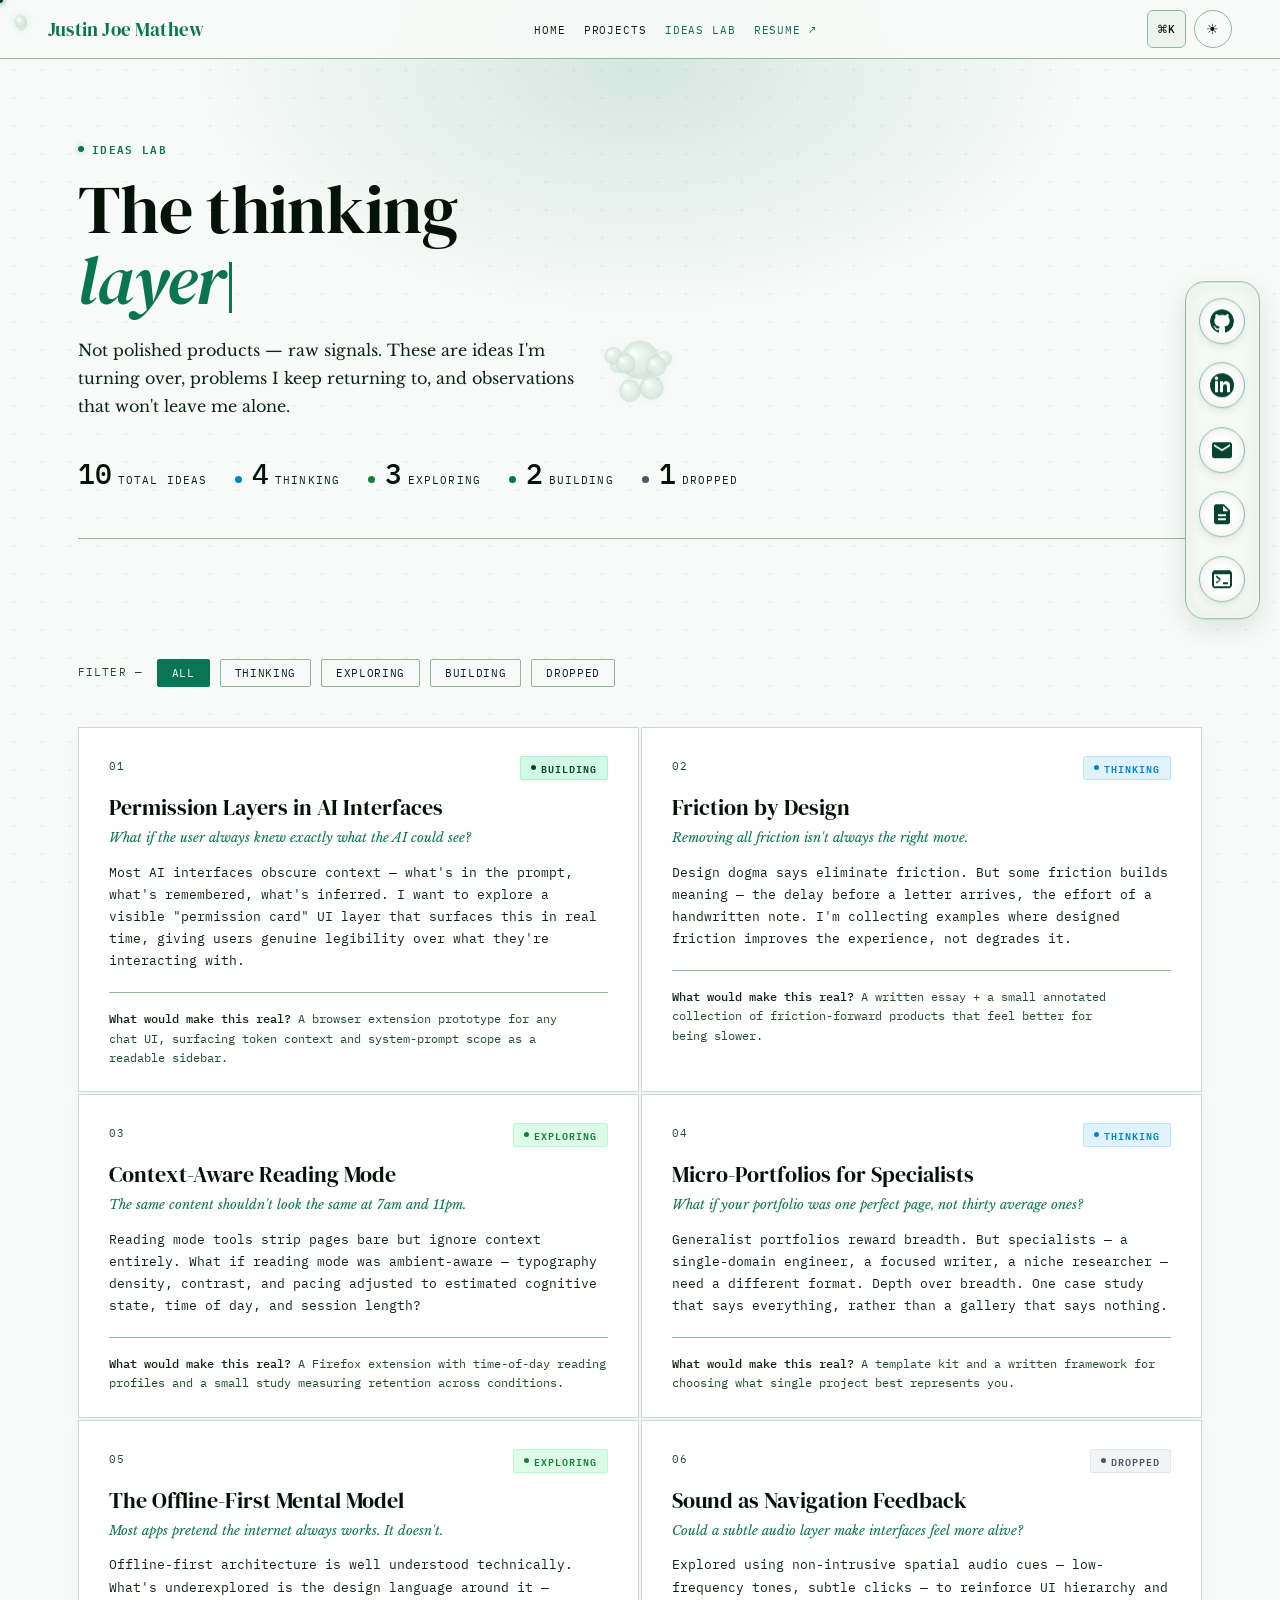
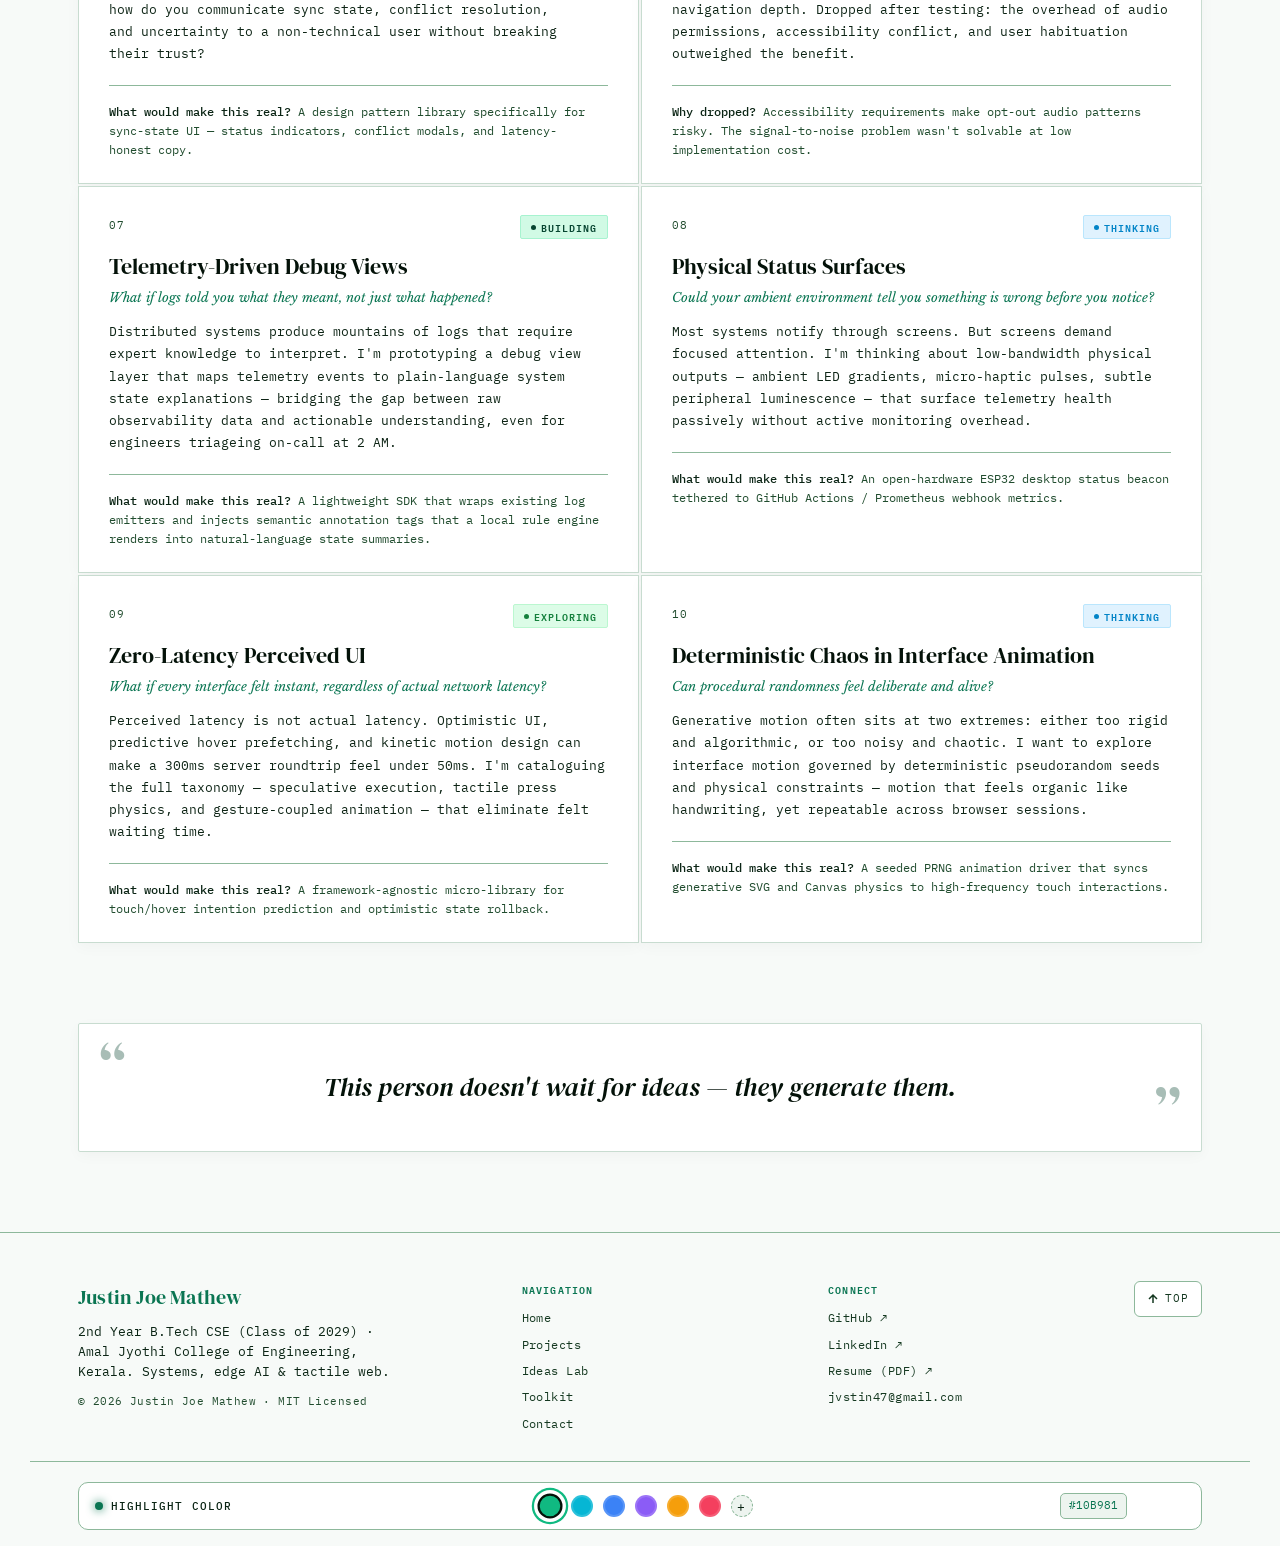
<file: ideas-lab.html>
<!DOCTYPE html>
<html lang="en">
<head>
  <meta charset="UTF-8" />
  <meta name="viewport" content="width=device-width, initial-scale=1.0, viewport-fit=cover" />
  <title>Ideas Lab — Justin Joe Mathew</title>
  <meta name="description" content="Ideas Lab — Justin Joe Mathew's active research threads, architectural hypotheses, and design experiments. Building, thinking, exploring.">
  <link rel="canonical" href="https://jvstin47.github.io/47/ideas-lab.html">
  <meta name="robots" content="index, follow">
  <meta property="og:type" content="website">
  <meta property="og:title" content="Ideas Lab — Justin Joe Mathew">
  <meta property="og:description" content="Ideas Lab — Justin Joe Mathew's active research threads, architectural hypotheses, and design experiments. Building, thinking, exploring.">
  <meta property="og:url" content="https://jvstin47.github.io/47/ideas-lab.html">
  <meta property="og:image" content="https://jvstin47.github.io/47/images/og-preview.png">
  <meta property="og:image:width" content="1200">
  <meta property="og:image:height" content="630">
  <meta property="og:site_name" content="Justin Joe Mathew">
  <meta name="twitter:card" content="summary_large_image">
  <meta name="twitter:title" content="Ideas Lab — Justin Joe Mathew">
  <meta name="twitter:description" content="Ideas Lab — Justin Joe Mathew's active research threads, architectural hypotheses, and design experiments. Building, thinking, exploring.">
  <meta name="twitter:image" content="https://jvstin47.github.io/47/images/og-preview.png">
  <link rel="icon" type="image/svg+xml" href="favicon.svg">
  <link rel="icon" type="image/png" sizes="32x32" href="favicon-32x32.png">
  <link rel="icon" type="image/png" sizes="16x16" href="favicon-16x16.png">
  <link rel="apple-touch-icon" sizes="180x180" href="apple-touch-icon.png">
  <link rel="manifest" href="site.webmanifest">
  <link rel="preconnect" href="https://fonts.googleapis.com" />
  <link rel="preconnect" href="https://fonts.gstatic.com" crossorigin />
  <link href="https://fonts.googleapis.com/css2?family=DM+Serif+Display:ital@0;1&family=Libre+Baskerville:ital,wght@0,400;0,700;1,400&family=IBM+Plex+Mono:wght@300;400;500&display=swap" rel="stylesheet" />
  <link rel="stylesheet" href="styles.css?v=20261112d" />
  <link rel="stylesheet" href="ideas-lab.css?v=20261112d" />
  <script>
    (function () {
      var saved = localStorage.getItem('theme');
      var prefersLight = window.matchMedia && window.matchMedia('(prefers-color-scheme: light)').matches;
      if (saved === 'light' || (!saved && prefersLight)) {
        document.documentElement.classList.add('light');
      }
      var acc = localStorage.getItem('accent-color');
      if (acc && /^#[0-9a-fA-F]{6}$/.test(acc)) {
        var r = parseInt(acc.slice(1, 3), 16);
        var g = parseInt(acc.slice(3, 5), 16);
        var b = parseInt(acc.slice(5, 7), 16);
        var s = document.documentElement.style;
        s.setProperty('--nature', acc);
        s.setProperty('--gold', acc);
        s.setProperty('--accent-rgb', r + ', ' + g + ', ' + b);
        s.setProperty('--nature-glow', 'rgba(' + r + ', ' + g + ', ' + b + ', 0.16)');
        s.setProperty('--gold-glow', 'rgba(' + r + ', ' + g + ', ' + b + ', 0.16)');
      }

      window.toggleTheme = function () {
        var isLight = document.body.classList.toggle('light');
        document.documentElement.classList.toggle('light', isLight);
        var btn = document.getElementById('theme-btn');
        if (btn) {
          btn.textContent = isLight ? '☀' : '☾';
          btn.setAttribute('aria-label', isLight ? 'Switch to Dark Mode' : 'Switch to Light Mode');
          btn.setAttribute('title', isLight ? 'Switch to Dark Mode (Hotkey: L)' : 'Switch to Light Mode (Hotkey: L)');
        }
        try { localStorage.setItem('theme', isLight ? 'light' : 'dark'); } catch (e) {}
        if (window.PortfolioStore) {
          window.PortfolioStore.setState({ theme: isLight ? 'light' : 'dark' });
        }
      };

      window.toggleMobileDock = function (e) {
        if (e && e.stopPropagation) e.stopPropagation();
        var dock = document.getElementById('floating-iso-dock');
        var toggle = document.getElementById('iso-dock-toggle');
        if (!dock) return;
        var isOpen = dock.classList.toggle('is-open');
        if (toggle) toggle.setAttribute('aria-expanded', isOpen ? 'true' : 'false');
      };

      document.addEventListener('click', function (e) {
        var dock = document.getElementById('floating-iso-dock');
        var toggle = document.getElementById('iso-dock-toggle');
        if (dock && dock.classList.contains('is-open') && !dock.contains(e.target)) {
          dock.classList.remove('is-open');
          if (toggle) toggle.setAttribute('aria-expanded', 'false');
        }
      });
    })();
  </script>
</head>
<body>

<!-- NAV -->
<nav class="site-nav">
  <div class="nav-inner">
    <a class="nav-logo" href="index.html">Justin Joe Mathew</a>
    <ul class="nav-links" id="nav-links">
      <li><a href="index.html">Home</a></li>
      <li><a href="projects.html">Projects</a></li>
      <li><a href="ideas-lab.html" class="active">Ideas Lab</a></li>
      <li><a href="Justin_Mathew_Resume.pdf" target="_blank" style="color:var(--nature);">Resume ↗</a></li>
    </ul>
    <div style="display:flex;align-items:center;gap:8px;">
      <button id="cmd-menu-btn" class="cmd-trigger-btn" aria-label="Open Command Menu (Cmd+K)" title="Command Menu (⌘K or /)">
        <span class="cmd-k-icon">⌘K</span>
      </button>
      <button id="theme-btn" onclick="toggleTheme()" title="Toggle theme (Hotkey: L)">☾</button>
      <button class="nav-hamburger" onclick="toggleMobileNav()" aria-label="Toggle navigation">☰</button>
    </div>
  </div>
</nav>

<div class="wrap">

  <!-- HEADER -->
  <header>
    <div class="header-label anim anim-1">Ideas Lab</div>
    <h1 class="anim anim-2">The thinking<br><em>layer</em><span class="cursor"></span></h1>
    <p class="header-desc anim anim-3">
      Not polished products — raw signals. These are ideas I'm turning over, problems I keep returning to, and observations that won't leave me alone.
    </p>

    <div class="counter-bar anim anim-4">
      <div class="counter-item">
        <span class="counter-num" id="cnt-all">10</span>
        <span class="counter-label">Total ideas</span>
      </div>
      <div class="counter-item">
        <span class="counter-dot" style="background:var(--thinking)"></span>
        <span class="counter-num" id="cnt-thinking">4</span>
        <span class="counter-label">Thinking</span>
      </div>
      <div class="counter-item">
        <span class="counter-dot" style="background:var(--exploring)"></span>
        <span class="counter-num" id="cnt-exploring">3</span>
        <span class="counter-label">Exploring</span>
      </div>
      <div class="counter-item">
        <span class="counter-dot" style="background:var(--building)"></span>
        <span class="counter-num" id="cnt-building">2</span>
        <span class="counter-label">Building</span>
      </div>
      <div class="counter-item">
        <span class="counter-dot" style="background:var(--dropped)"></span>
        <span class="counter-num" id="cnt-dropped">1</span>
        <span class="counter-label">Dropped</span>
      </div>
    </div>
  </header>

  <!-- FILTERS -->
  <div class="filter-row anim anim-5">
    <span class="filter-label">Filter —</span>
    <button class="filter-btn active" data-filter="all">All</button>
    <button class="filter-btn" data-filter="thinking">Thinking</button>
    <button class="filter-btn" data-filter="exploring">Exploring</button>
    <button class="filter-btn" data-filter="building">Building</button>
    <button class="filter-btn" data-filter="dropped">Dropped</button>
  </div>

  <!-- IDEAS GRID -->
  <div class="ideas-grid" id="ideas-grid">

    <div class="idea-card anim anim-5" data-status="building">
      <div class="card-top">
        <span class="idea-num">01</span>
        <span class="status-tag status-building">Building</span>
      </div>
      <h2 class="idea-title">Permission Layers in AI Interfaces</h2>
      <p class="idea-hook">What if the user always knew exactly what the AI could see?</p>
      <p class="idea-body">
        Most AI interfaces obscure context — what's in the prompt, what's remembered, what's inferred. I want to explore a visible "permission card" UI layer that surfaces this in real time, giving users genuine legibility over what they're interacting with.
      </p>
      <hr class="idea-divider" />
      <p class="real-line"><strong>What would make this real?</strong> A browser extension prototype for any chat UI, surfacing token context and system-prompt scope as a readable sidebar.</p>
    </div>

    <div class="idea-card anim anim-6" data-status="thinking">
      <div class="card-top">
        <span class="idea-num">02</span>
        <span class="status-tag status-thinking">Thinking</span>
      </div>
      <h2 class="idea-title">Friction by Design</h2>
      <p class="idea-hook">Removing all friction isn't always the right move.</p>
      <p class="idea-body">
        Design dogma says eliminate friction. But some friction builds meaning — the delay before a letter arrives, the effort of a handwritten note. I'm collecting examples where designed friction improves the experience, not degrades it.
      </p>
      <hr class="idea-divider" />
      <p class="real-line"><strong>What would make this real?</strong> A written essay + a small annotated collection of friction-forward products that feel better for being slower.</p>
    </div>

    <div class="idea-card anim anim-6" data-status="exploring">
      <div class="card-top">
        <span class="idea-num">03</span>
        <span class="status-tag status-exploring">Exploring</span>
      </div>
      <h2 class="idea-title">Context-Aware Reading Mode</h2>
      <p class="idea-hook">The same content shouldn't look the same at 7am and 11pm.</p>
      <p class="idea-body">
        Reading mode tools strip pages bare but ignore context entirely. What if reading mode was ambient-aware — typography density, contrast, and pacing adjusted to estimated cognitive state, time of day, and session length?
      </p>
      <hr class="idea-divider" />
      <p class="real-line"><strong>What would make this real?</strong> A Firefox extension with time-of-day reading profiles and a small study measuring retention across conditions.</p>
    </div>

    <div class="idea-card anim anim-7" data-status="thinking">
      <div class="card-top">
        <span class="idea-num">04</span>
        <span class="status-tag status-thinking">Thinking</span>
      </div>
      <h2 class="idea-title">Micro-Portfolios for Specialists</h2>
      <p class="idea-hook">What if your portfolio was one perfect page, not thirty average ones?</p>
      <p class="idea-body">
        Generalist portfolios reward breadth. But specialists — a single-domain engineer, a focused writer, a niche researcher — need a different format. Depth over breadth. One case study that says everything, rather than a gallery that says nothing.
      </p>
      <hr class="idea-divider" />
      <p class="real-line"><strong>What would make this real?</strong> A template kit and a written framework for choosing what single project best represents you.</p>
    </div>

    <div class="idea-card anim anim-7" data-status="exploring">
      <div class="card-top">
        <span class="idea-num">05</span>
        <span class="status-tag status-exploring">Exploring</span>
      </div>
      <h2 class="idea-title">The Offline-First Mental Model</h2>
      <p class="idea-hook">Most apps pretend the internet always works. It doesn't.</p>
      <p class="idea-body">
        Offline-first architecture is well understood technically. What's underexplored is the design language around it — how do you communicate sync state, conflict resolution, and uncertainty to a non-technical user without breaking their trust?
      </p>
      <hr class="idea-divider" />
      <p class="real-line"><strong>What would make this real?</strong> A design pattern library specifically for sync-state UI — status indicators, conflict modals, and latency-honest copy.</p>
    </div>

    <div class="idea-card anim anim-8" data-status="dropped">
      <div class="card-top">
        <span class="idea-num">06</span>
        <span class="status-tag status-dropped">Dropped</span>
      </div>
      <h2 class="idea-title">Sound as Navigation Feedback</h2>
      <p class="idea-hook">Could a subtle audio layer make interfaces feel more alive?</p>
      <p class="idea-body">
        Explored using non-intrusive spatial audio cues — low-frequency tones, subtle clicks — to reinforce UI hierarchy and navigation depth. Dropped after testing: the overhead of audio permissions, accessibility conflict, and user habituation outweighed the benefit.
      </p>
      <hr class="idea-divider" />
      <p class="real-line"><strong>Why dropped?</strong> Accessibility requirements make opt-out audio patterns risky. The signal-to-noise problem wasn't solvable at low implementation cost.</p>
    </div>

    <div class="idea-card anim anim-7" data-status="building">
      <div class="card-top">
        <span class="idea-num">07</span>
        <span class="status-tag status-building">Building</span>
      </div>
      <h2 class="idea-title">Telemetry-Driven Debug Views</h2>
      <p class="idea-hook">What if logs told you what they meant, not just what happened?</p>
      <p class="idea-body">
        Distributed systems produce mountains of logs that require expert knowledge to interpret. I'm prototyping a debug view layer that maps telemetry events to plain-language system state explanations — bridging the gap between raw observability data and actionable understanding, even for engineers triageing on-call at 2 AM.
      </p>
      <hr class="idea-divider" />
      <p class="real-line"><strong>What would make this real?</strong> A lightweight SDK that wraps existing log emitters and injects semantic annotation tags that a local rule engine renders into natural-language state summaries.</p>
    </div>

    <div class="idea-card anim anim-7" data-status="thinking">
      <div class="card-top">
        <span class="idea-num">08</span>
        <span class="status-tag status-thinking">Thinking</span>
      </div>
      <h2 class="idea-title">Physical Status Surfaces</h2>
      <p class="idea-hook">Could your ambient environment tell you something is wrong before you notice?</p>
      <p class="idea-body">
        Most systems notify through screens. But screens demand focused attention. I'm thinking about low-bandwidth physical outputs — ambient LED gradients, micro-haptic pulses, subtle peripheral luminescence — that surface telemetry health passively without active monitoring overhead.
      </p>
      <hr class="idea-divider" />
      <p class="real-line"><strong>What would make this real?</strong> An open-hardware ESP32 desktop status beacon tethered to GitHub Actions / Prometheus webhook metrics.</p>
    </div>

    <div class="idea-card anim anim-8" data-status="exploring">
      <div class="card-top">
        <span class="idea-num">09</span>
        <span class="status-tag status-exploring">Exploring</span>
      </div>
      <h2 class="idea-title">Zero-Latency Perceived UI</h2>
      <p class="idea-hook">What if every interface felt instant, regardless of actual network latency?</p>
      <p class="idea-body">
        Perceived latency is not actual latency. Optimistic UI, predictive hover prefetching, and kinetic motion design can make a 300ms server roundtrip feel under 50ms. I'm cataloguing the full taxonomy — speculative execution, tactile press physics, and gesture-coupled animation — that eliminate felt waiting time.
      </p>
      <hr class="idea-divider" />
      <p class="real-line"><strong>What would make this real?</strong> A framework-agnostic micro-library for touch/hover intention prediction and optimistic state rollback.</p>
    </div>

    <div class="idea-card anim anim-8" data-status="thinking">
      <div class="card-top">
        <span class="idea-num">10</span>
        <span class="status-tag status-thinking">Thinking</span>
      </div>
      <h2 class="idea-title">Deterministic Chaos in Interface Animation</h2>
      <p class="idea-hook">Can procedural randomness feel deliberate and alive?</p>
      <p class="idea-body">
        Generative motion often sits at two extremes: either too rigid and algorithmic, or too noisy and chaotic. I want to explore interface motion governed by deterministic pseudorandom seeds and physical constraints — motion that feels organic like handwriting, yet repeatable across browser sessions.
      </p>
      <hr class="idea-divider" />
      <p class="real-line"><strong>What would make this real?</strong> A seeded PRNG animation driver that syncs generative SVG and Canvas physics to high-frequency touch interactions.</p>
    </div>

  </div>

  <!-- PRINCIPLE -->
  <div class="principle anim anim-8">
    <p>This person doesn't wait for ideas — they generate them.</p>
  </div>

</div>

<!-- FOOTER -->
<footer class="site-footer">
  <div class="footer-inner">
    <div class="footer-left">
      <span class="footer-logo">Justin Joe Mathew</span>
      <p class="footer-tagline">2nd Year B.Tech CSE (Class of 2029) · Amal Jyothi College of Engineering, Kerala. Systems, edge AI &amp; tactile web.</p>
      <span class="footer-copy">© 2026 Justin Joe Mathew · MIT Licensed</span>
    </div>

    <div class="footer-col">
      <span class="footer-col-title">Navigation</span>
      <nav class="footer-nav" aria-label="Footer navigation">
        <a href="index.html">Home</a>
        <a href="projects.html">Projects</a>
        <a href="ideas-lab.html">Ideas Lab</a>
        <a href="index.html#toolkit">Toolkit</a>
        <a href="index.html#contact">Contact</a>
      </nav>
    </div>

    <div class="footer-col">
      <span class="footer-col-title">Connect</span>
      <nav class="footer-nav" aria-label="Connect links">
        <a href="https://github.com/jvstin47" target="_blank" rel="noopener noreferrer">GitHub ↗</a>
        <a href="https://www.linkedin.com/in/jvstin47/" target="_blank" rel="noopener noreferrer">LinkedIn ↗</a>
        <a href="Justin_Mathew_Resume.pdf" target="_blank" rel="noopener noreferrer">Resume (PDF) ↗</a>
        <a href="mailto:jvstin47@gmail.com">jvstin47@gmail.com</a>
      </nav>
    </div>

    <a class="back-top" href="#top" onclick="window.scrollTo({top:0,behavior:'smooth'});return false;" aria-label="Back to top">
      <svg width="12" height="12" viewBox="0 0 12 12" fill="none" stroke="currentColor" stroke-width="1.5"><path d="M6 10V2M2 6l4-4 4 4"/></svg>
      Top
    </a>
  </div>
</footer>

<script>
  // Filter
  const btns  = document.querySelectorAll('.filter-btn');
  const cards = document.querySelectorAll('.idea-card');
  btns.forEach(btn => {
    btn.addEventListener('click', () => {
      btns.forEach(b => b.classList.remove('active'));
      btn.classList.add('active');
      const filter = btn.dataset.filter;
      cards.forEach(card => {
        card.classList.toggle('hidden', filter !== 'all' && card.dataset.status !== filter);
      });
    });
  });

  // Scroll reveal for cards
  const observer = new IntersectionObserver((entries) => {
    entries.forEach(e => {
      if (e.isIntersecting) {
        e.target.style.opacity = '1';
        e.target.style.transform = 'translateY(0)';
        observer.unobserve(e.target);
      }
    });
  }, { threshold: 0.1 });

  document.querySelectorAll('.idea-card').forEach((card, i) => {
    card.style.opacity = '0';
    card.style.transform = 'translateY(18px)';
    card.style.transition = `opacity 0.45s ease ${i * 0.07}s, transform 0.45s ease ${i * 0.07}s, border-color 0.25s`;
    observer.observe(card);
  });


</script>
<!-- 2. FLOATING ISOMETRIC SOCIAL & QUICK LINKS DOCK (From Uiverse.io by MijailVillegas) -->
<aside class="floating-iso-dock" id="floating-iso-dock" aria-label="Quick Connect Dock">
  <button type="button" class="iso-dock-toggle" id="iso-dock-toggle" onclick="toggleMobileDock(event)" aria-label="Toggle Quick Links" aria-expanded="false" title="Quick Links">
    <svg class="iso-toggle-icon iso-icon-connect" viewBox="0 0 24 24" width="20" height="20" fill="none" stroke="currentColor" stroke-width="2" stroke-linecap="round" stroke-linejoin="round">
      <circle cx="18" cy="5" r="3"></circle>
      <circle cx="6" cy="12" r="3"></circle>
      <circle cx="18" cy="19" r="3"></circle>
      <line x1="8.59" y1="13.51" x2="15.42" y2="17.49"></line>
      <line x1="15.41" y1="6.51" x2="8.59" y2="10.49"></line>
    </svg>
    <svg class="iso-toggle-icon iso-icon-close" viewBox="0 0 24 24" width="20" height="20" fill="none" stroke="currentColor" stroke-width="2.2" stroke-linecap="round" stroke-linejoin="round">
      <line x1="18" y1="6" x2="6" y2="18"></line>
      <line x1="6" y1="6" x2="18" y2="18"></line>
    </svg>
  </button>
  <div class="card iso-card" id="iso-card">
    <ul>
      <li class="iso-pro">
        <span></span><span></span><span></span>
        <a href="https://github.com/jvstin47" target="_blank" rel="noopener noreferrer" aria-label="GitHub Profile">
          <svg class="svg" viewBox="0 0 24 24" fill="currentColor">
            <path d="M12 0C5.37 0 0 5.37 0 12c0 5.31 3.435 9.795 8.205 11.385.6.105.825-.255.825-.57 0-.285-.015-1.23-.015-2.235-3.015.555-3.795-.735-4.035-1.41-.135-.345-.72-1.41-1.23-1.695-.42-.225-1.02-.78-.015-.795.945-.015 1.62.87 1.845 1.23 1.08 1.815 2.805 1.305 3.495.99.105-.78.42-1.305.765-1.605-2.67-.3-5.46-1.335-5.46-5.925 0-1.305.465-2.385 1.23-3.225-.12-.3-.54-1.53.12-3.18 0 0 1.005-.315 3.3 1.23.96-.27 1.98-.405 3-.405s2.04.135 3 .405c2.295-1.56 3.3-1.23 3.3-1.23.66 1.65.24 2.88.12 3.18.765.84 1.23 1.905 1.23 3.225 0 4.605-2.805 5.625-5.475 5.925.435.375.81 1.095.81 2.22 0 1.605-.015 2.895-.015 3.3 0 .315.225.69.825.57A12.02 12.02 0 0024 12c0-6.63-5.37-12-12-12z"/>
          </svg>
        </a>
        <div class="text">GitHub ↗</div>
      </li>
      <li class="iso-pro">
        <span></span><span></span><span></span>
        <a href="https://www.linkedin.com/in/jvstin47/" target="_blank" rel="noopener noreferrer" aria-label="LinkedIn Profile">
          <svg class="svg" viewBox="0 0 24 24" fill="currentColor">
            <path d="M19 0h-14c-2.761 0-5 2.239-5 5v14c0 2.761 2.239 5 5 5h14c2.762 0 5-2.239 5-5v-14c0-2.761-2.238-5-5-5zm-11 19h-3v-11h3v11zm-1.5-12.268c-.966 0-1.75-.79-1.75-1.764s.784-1.764 1.75-1.764 1.75.79 1.75 1.764-.783 1.764-1.75 1.764zm13.5 12.268h-3v-5.604c0-3.368-4-3.113-4 0v5.604h-3v-11h3v1.765c1.396-2.586 7-2.777 7 2.476v6.759z"/>
          </svg>
        </a>
        <div class="text">LinkedIn ↗</div>
      </li>
      <li class="iso-pro">
        <span></span><span></span><span></span>
        <a href="mailto:jvstin47@gmail.com" aria-label="Send Email">
          <svg class="svg" viewBox="0 0 24 24" fill="currentColor">
            <path d="M20 4H4c-1.1 0-1.99.9-1.99 2L2 18c0 1.1.9 2 2 2h16c1.1 0 2-.9 2-2V6c0-1.1-.9-2-2-2zm0 4l-8 5-8-5V6l8 5 8-5v2z"/>
          </svg>
        </a>
        <div class="text">Email Justin</div>
      </li>
      <li class="iso-pro">
        <span></span><span></span><span></span>
        <a href="Justin_Mathew_Resume.pdf" target="_blank" rel="noopener noreferrer" aria-label="View Resume PDF">
          <svg class="svg" viewBox="0 0 24 24" fill="currentColor">
            <path d="M14 2H6c-1.1 0-1.99.9-1.99 2L4 20c0 1.1.89 2 1.99 2H18c1.1 0 2-.9 2-2V8l-6-6zm2 16H8v-2h8v2zm0-4H8v-2h8v2zm-3-5V3.5L18.5 9H13z"/>
          </svg>
        </a>
        <div class="text">Resume (PDF) ↗</div>
      </li>
      <li class="iso-pro">
        <span></span><span></span><span></span>
        <a href="#terminal" onclick="toggleTechTerminal(); return false;" aria-label="Open Interactive Terminal">
          <svg class="svg" viewBox="0 0 24 24" fill="currentColor">
            <path d="M20 19V7H4v12h16m0-16a2 2 0 0 1 2 2v14a2 2 0 0 1-2 2H4a2 2 0 0 1-2-2V5a2 2 0 0 1 2-2h16m-7 14v-2h5v2h-5m-3.42-4L5.57 9.58l1.41-1.42 4.01 4-4.01 4-1.41-1.41z"/>
          </svg>
        </a>
        <div class="text">Terminal [~]</div>
      </li>
    </ul>
  </div>
</aside>

<!-- LIQUID MERCURY QUICKSILVER FLUID CANVAS (Full Page Light Mode Following) -->
<canvas id="hero-mercury-canvas" class="hero-mercury-canvas"></canvas>

<!-- Modular Architecture: Services, API, State & Component View Controllers -->
<script src="js/config.js"></script>
<script src="js/utils/dom.js"></script>
<script src="js/utils/formatters.js"></script>
<script src="js/utils/error-handler.js"></script>
<script src="js/state.js"></script>
<script src="js/api/api-client.js"></script>
<script src="js/api/github-service.js"></script>
<script src="js/services/data-store.js"></script>
<script src="js/services/benchmark-engine.js"></script>
<script src="js/services/terminal-engine.js"></script>
<script src="js/components/theme-controller.js"></script>
<script src="js/components/navigation-controller.js"></script>
<script src="js/components/photo-deck-view.js"></script>
<script src="js/components/prism-view.js"></script>
<script src="js/components/cert-modal.js"></script>
<script src="js/components/tech-terminal.js"></script>
<script src="js/components/command-menu.js"></script>
<script src="js/components/accent-controller.js?v=20261112d"></script>
<script src="js/app.js"></script>
<script src="js/features/cross-window-physics.js?v=20261114"></script>
<script src="js/features/mercury-canvas.js?v=20261114"></script>
<script src="interactive-trends.js?v=20261114"></script>

<!-- Privacy-first analytics (GoatCounter) -->
<script data-goatcounter="https://jvstin47.goatcounter.com/count" async src="//gc.zgo.at/count.js"></script>
</body>
</html>
</file>
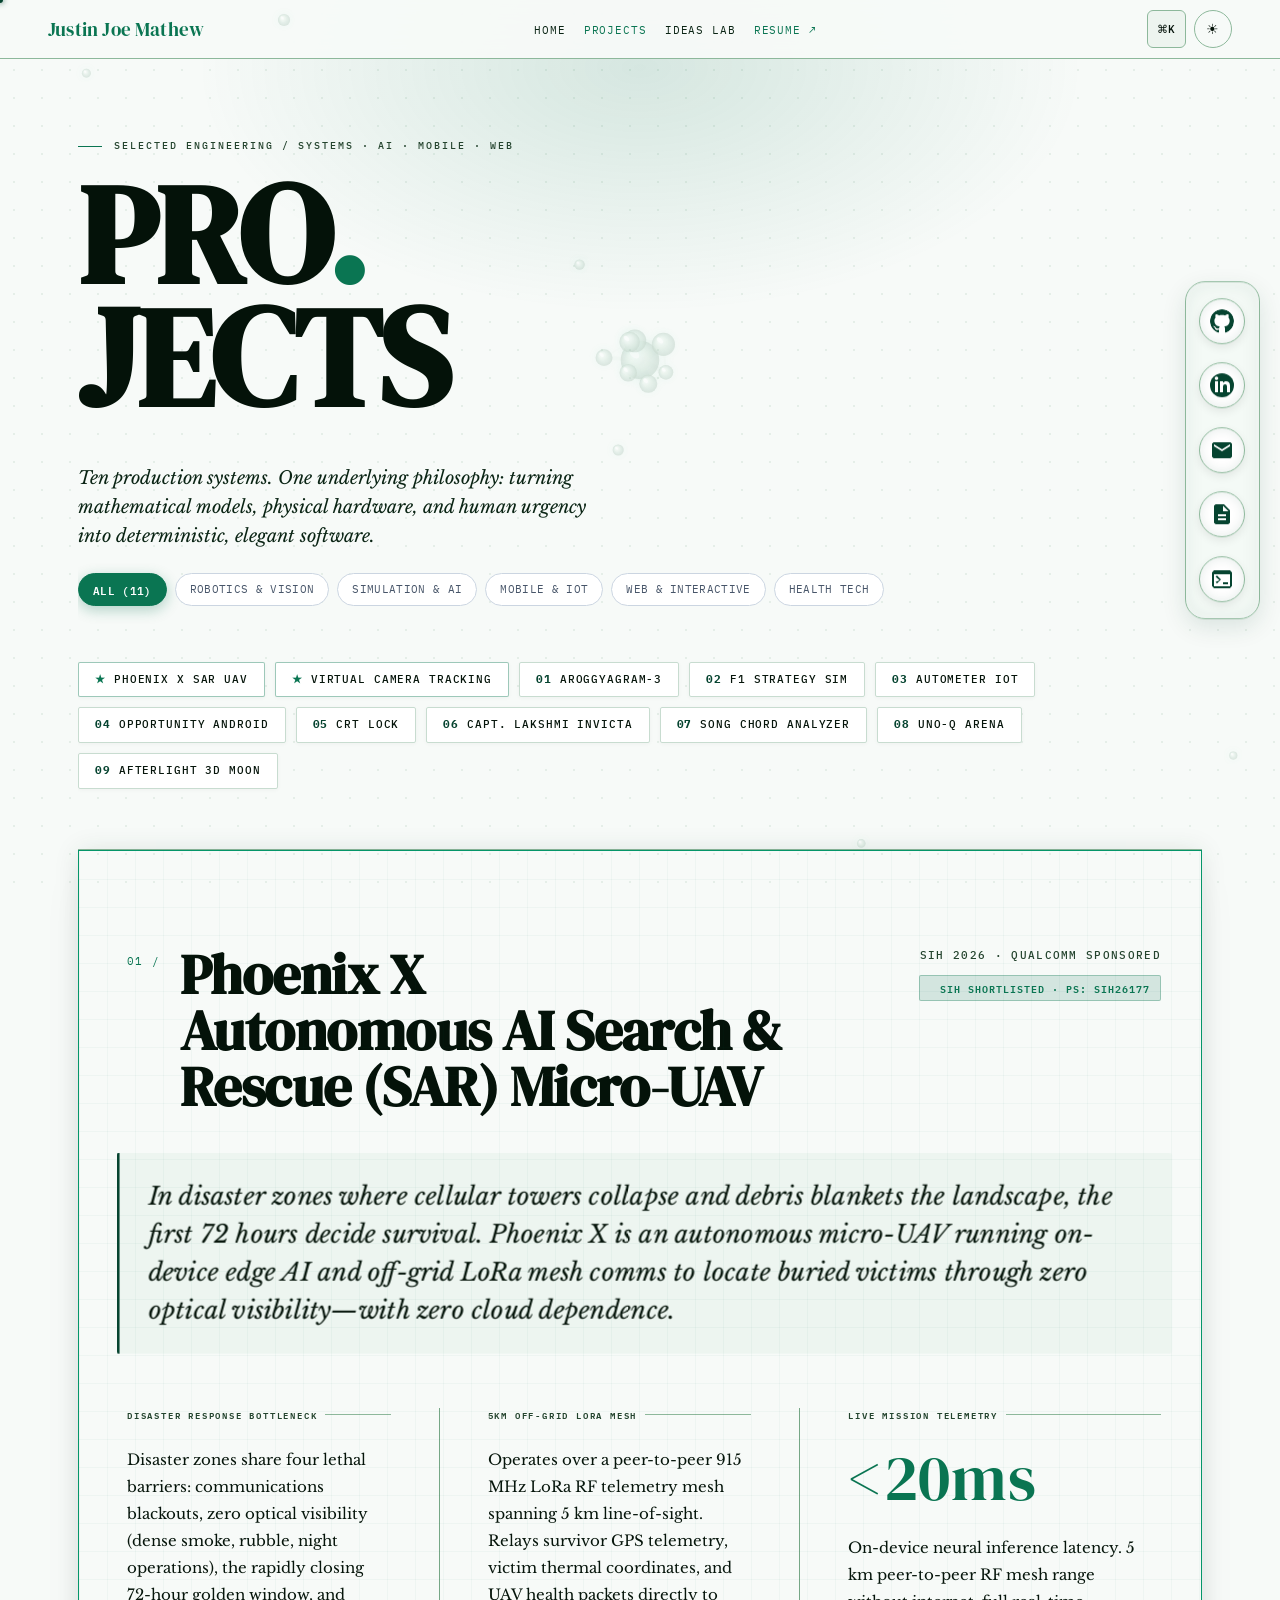
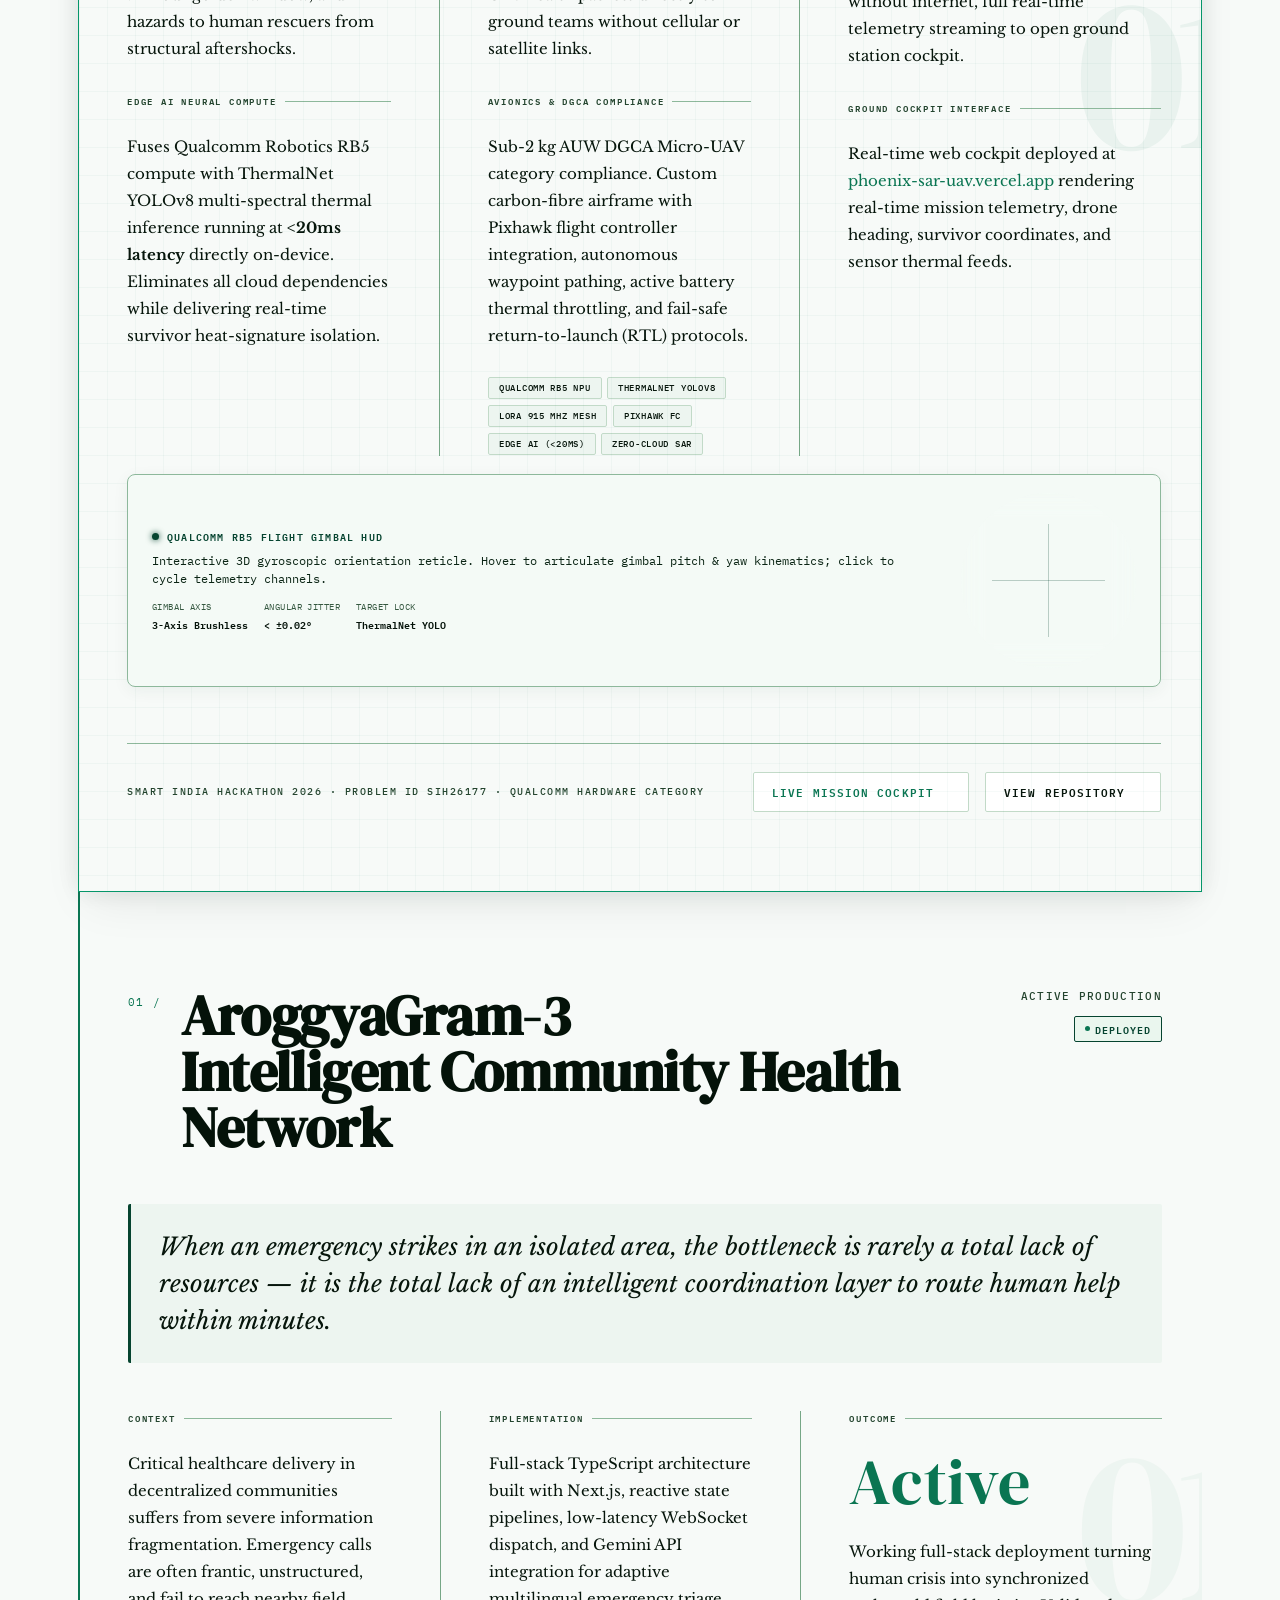
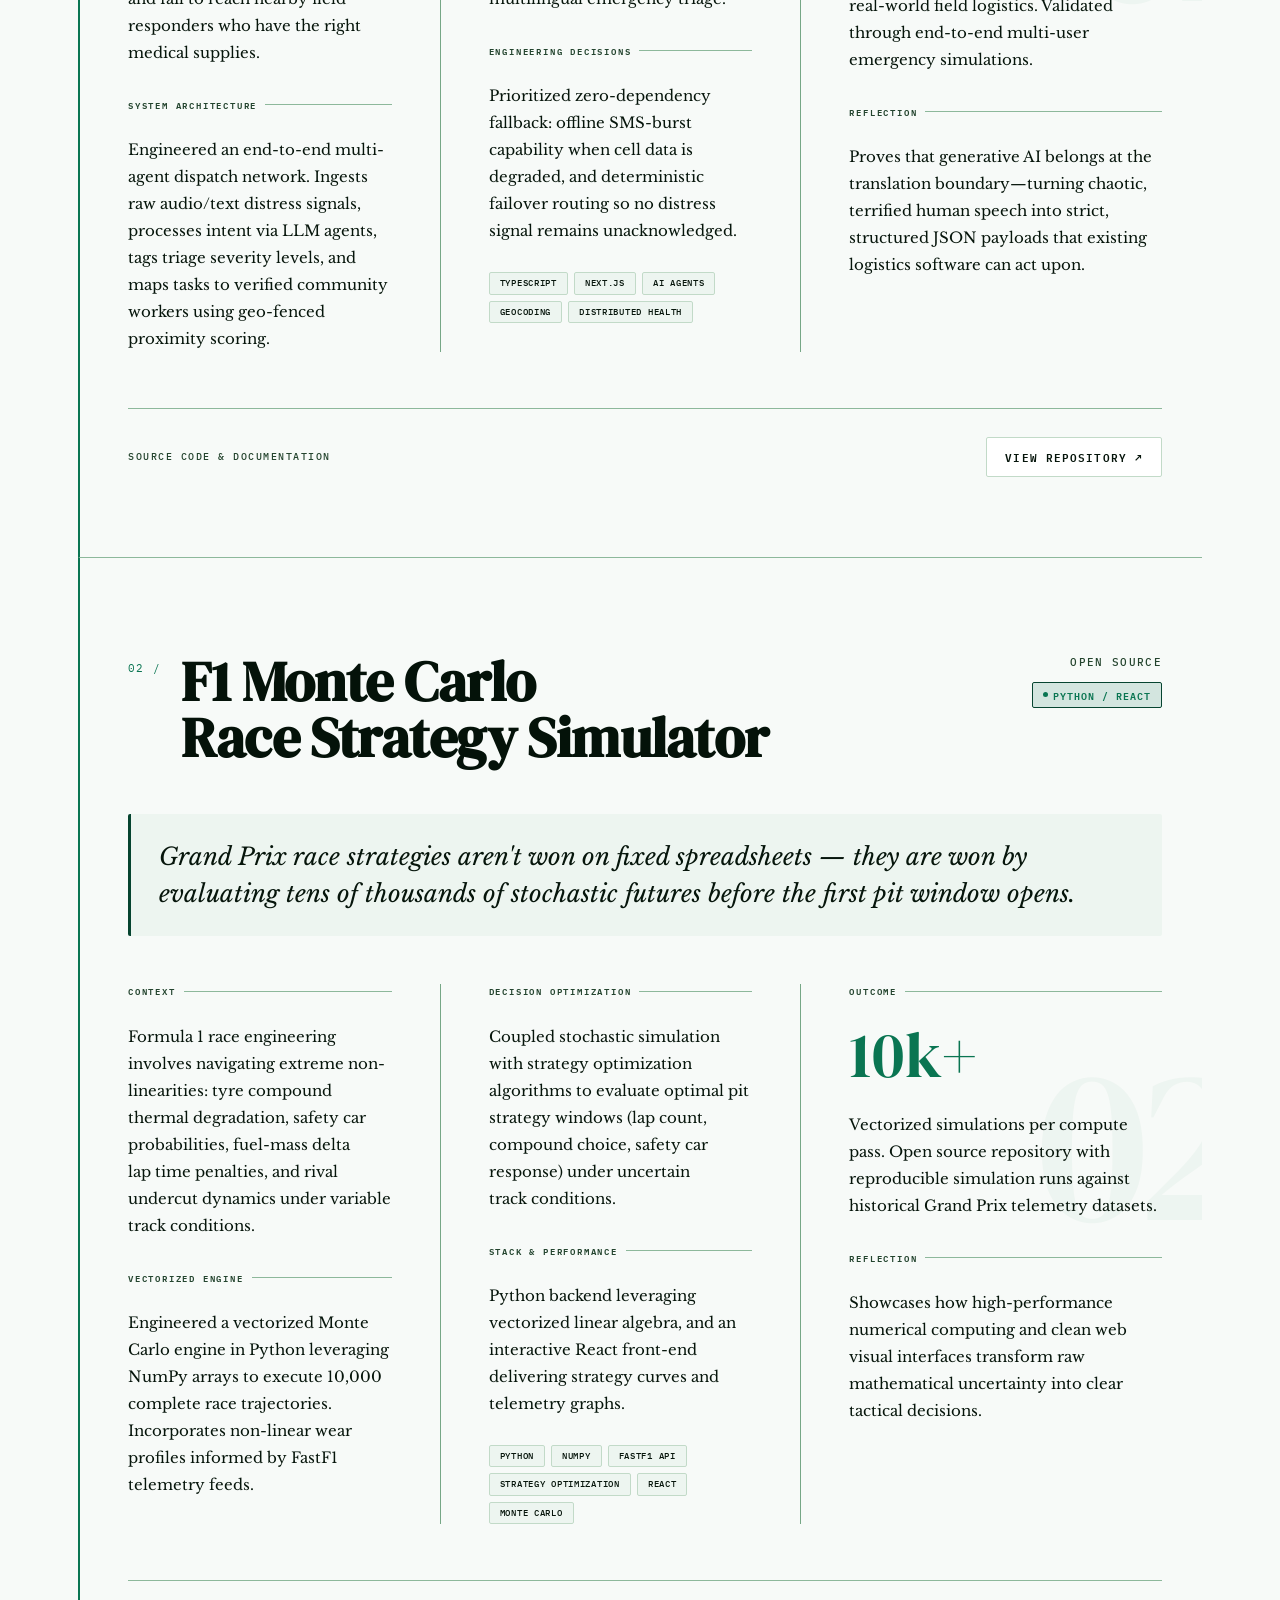
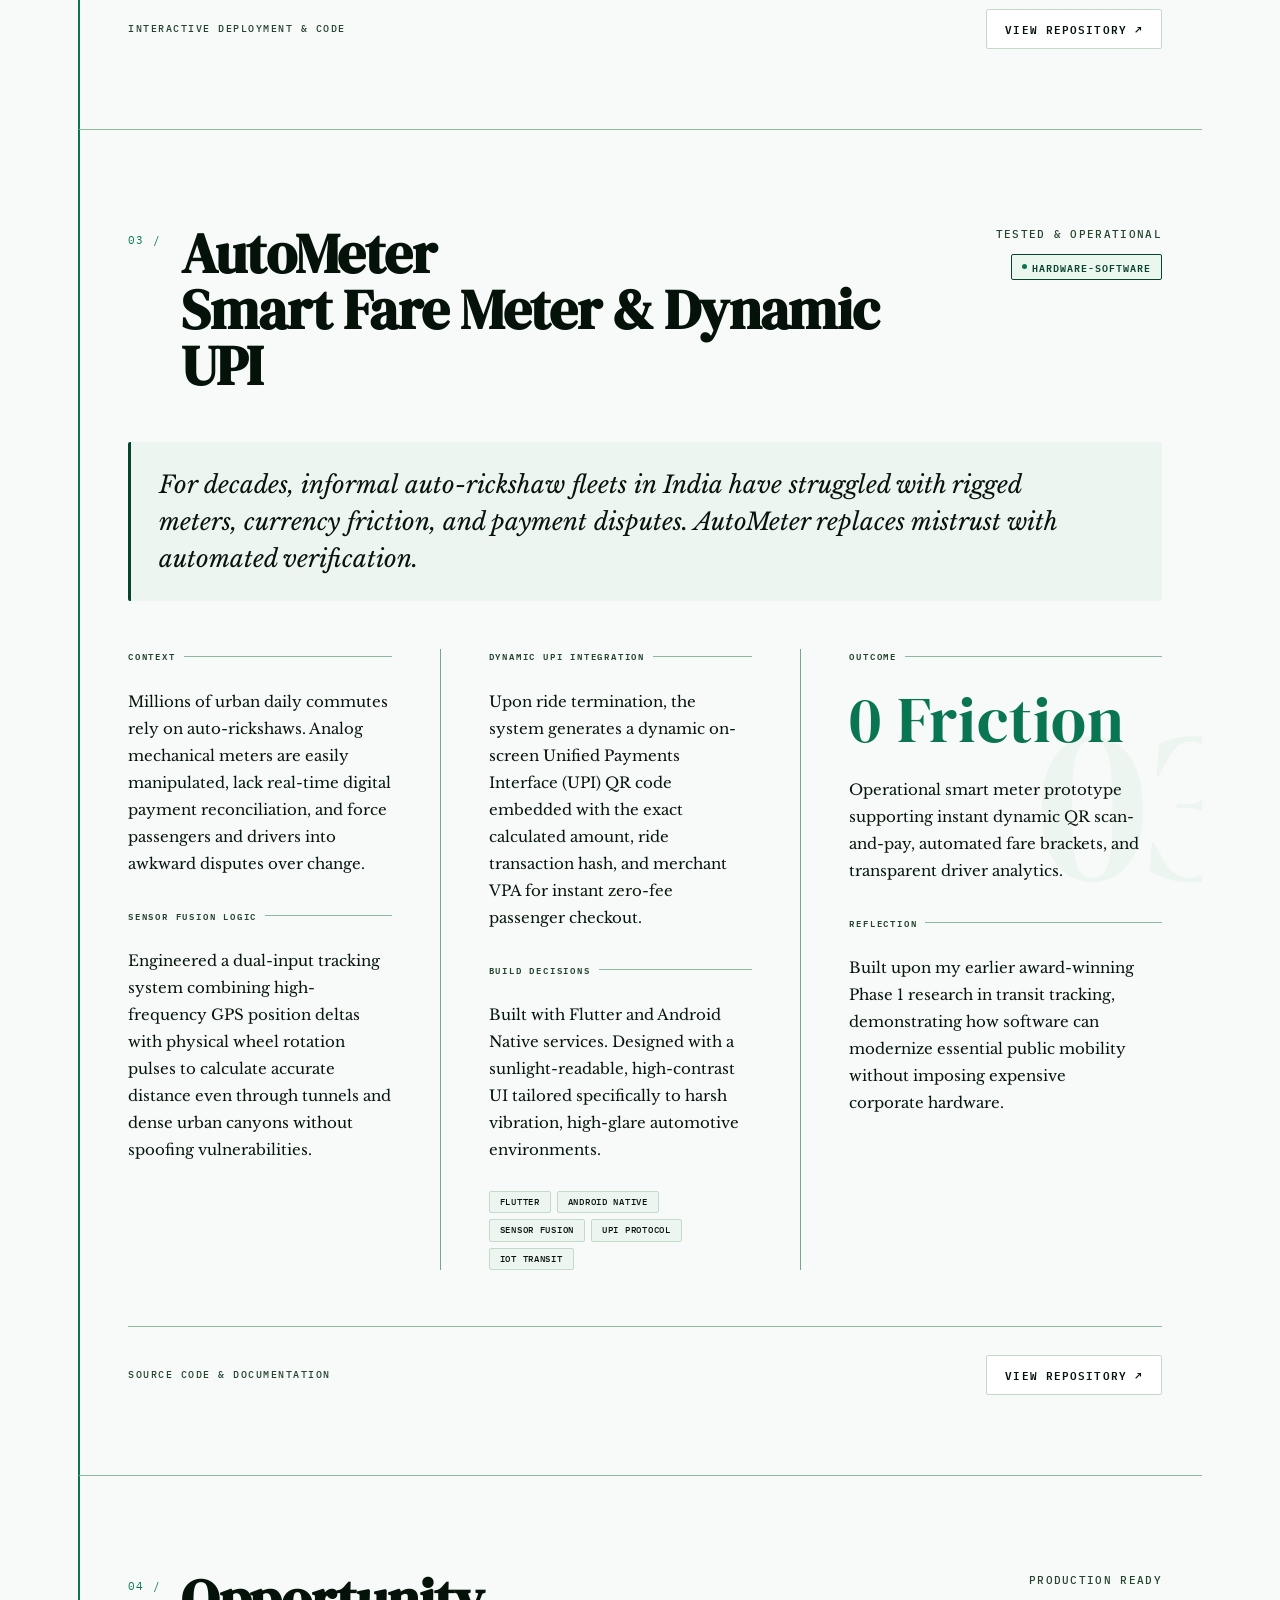
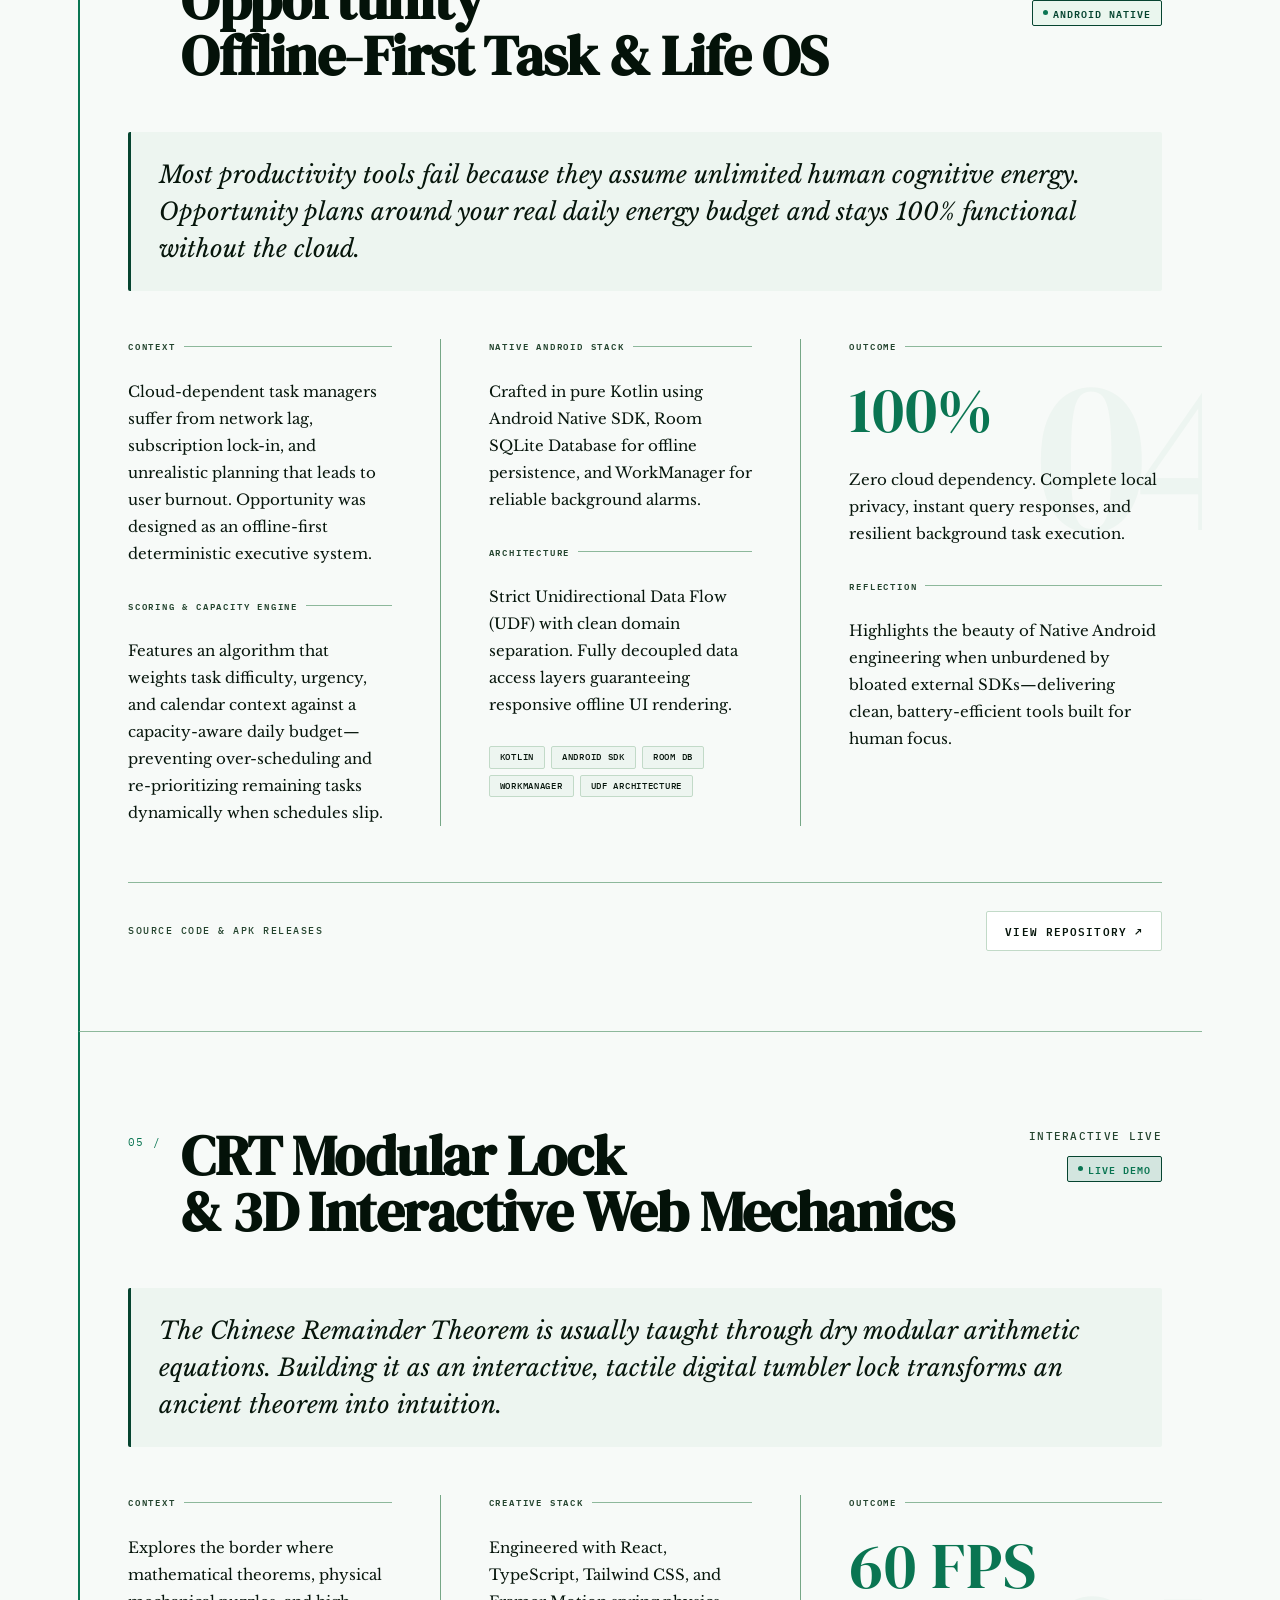
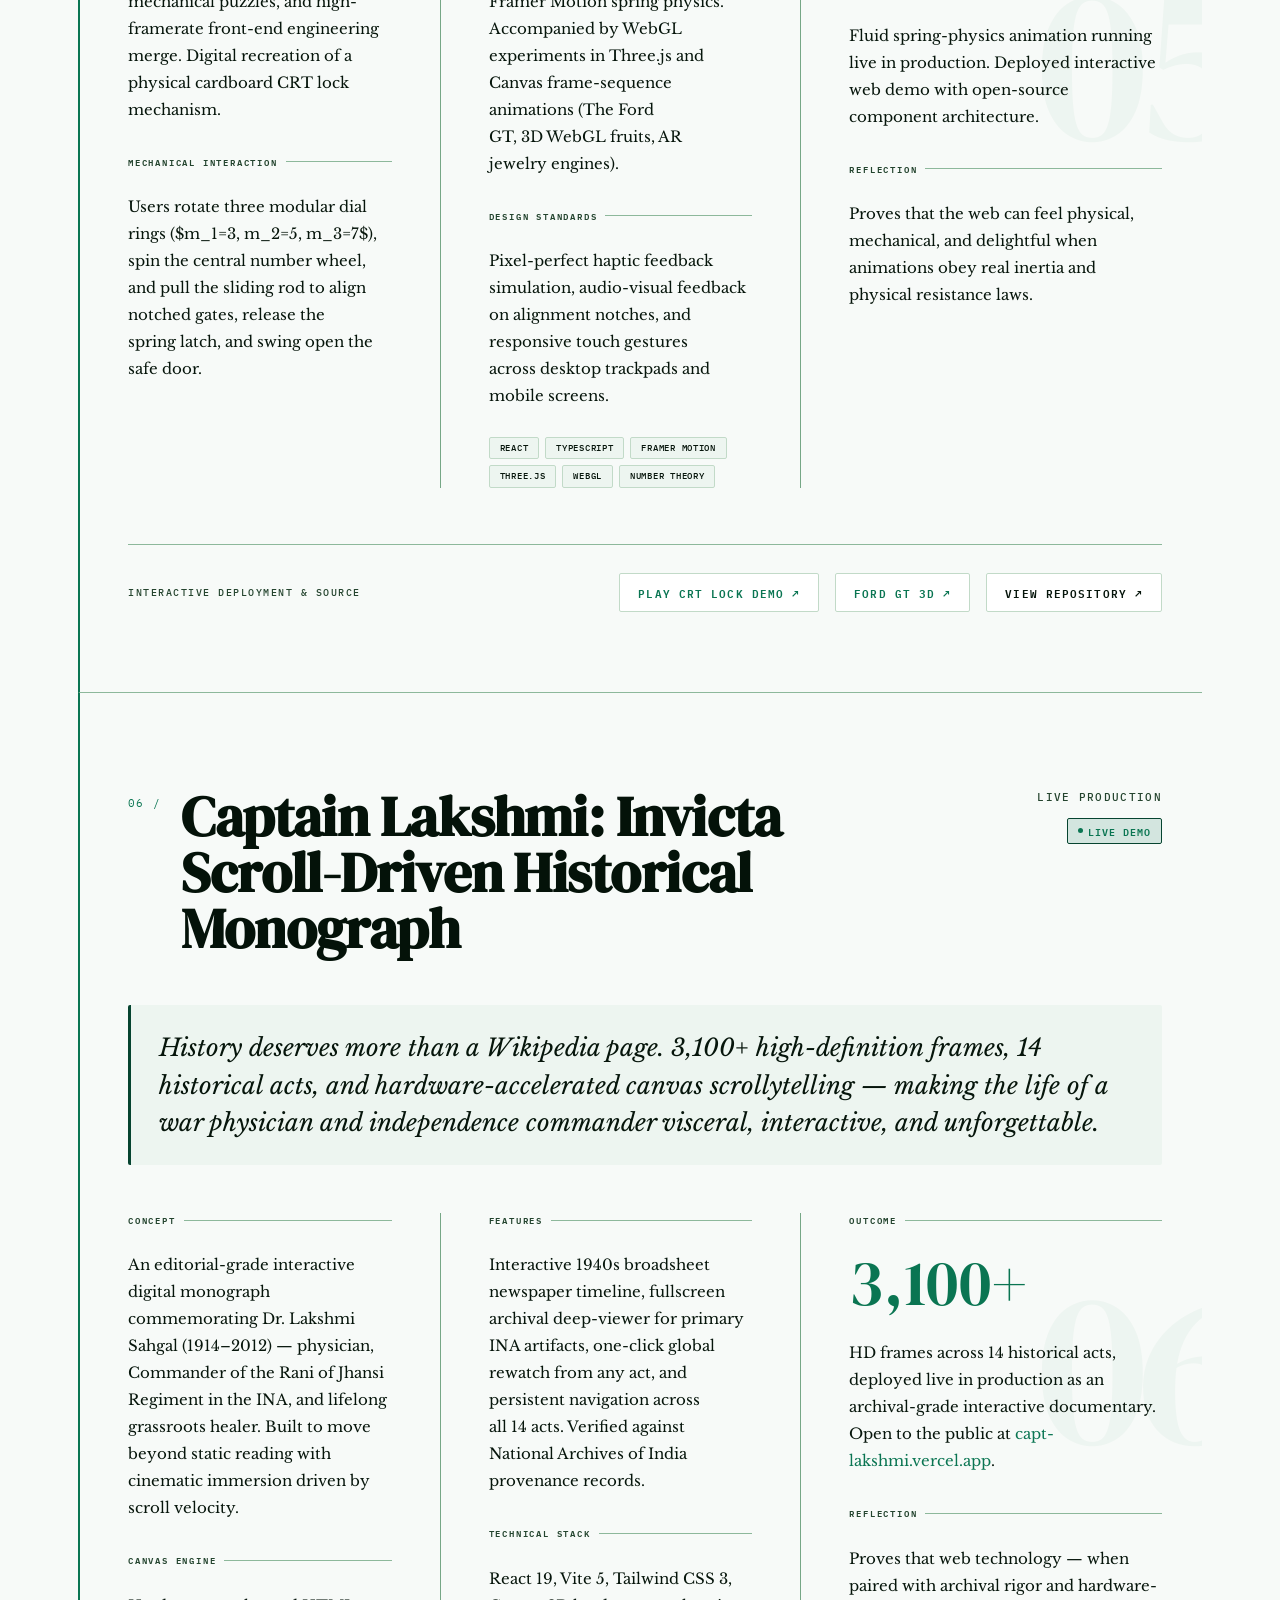
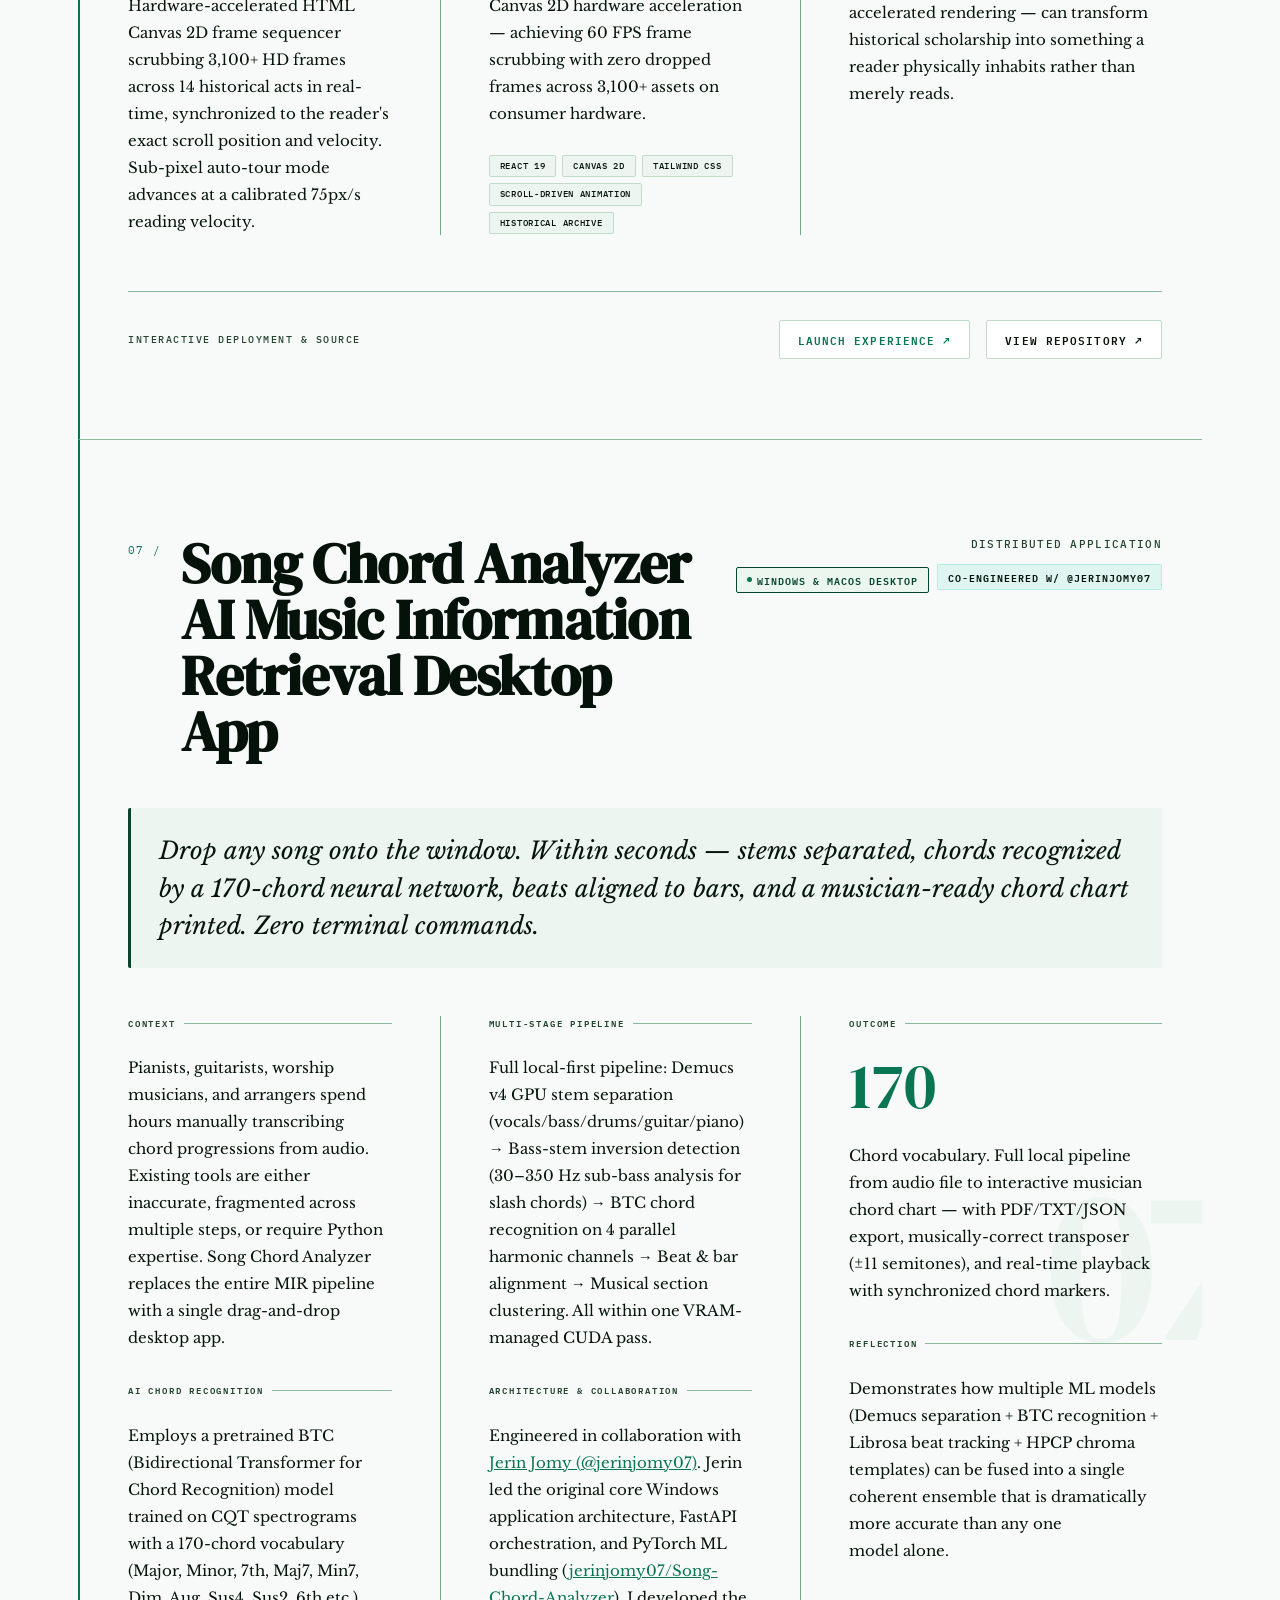
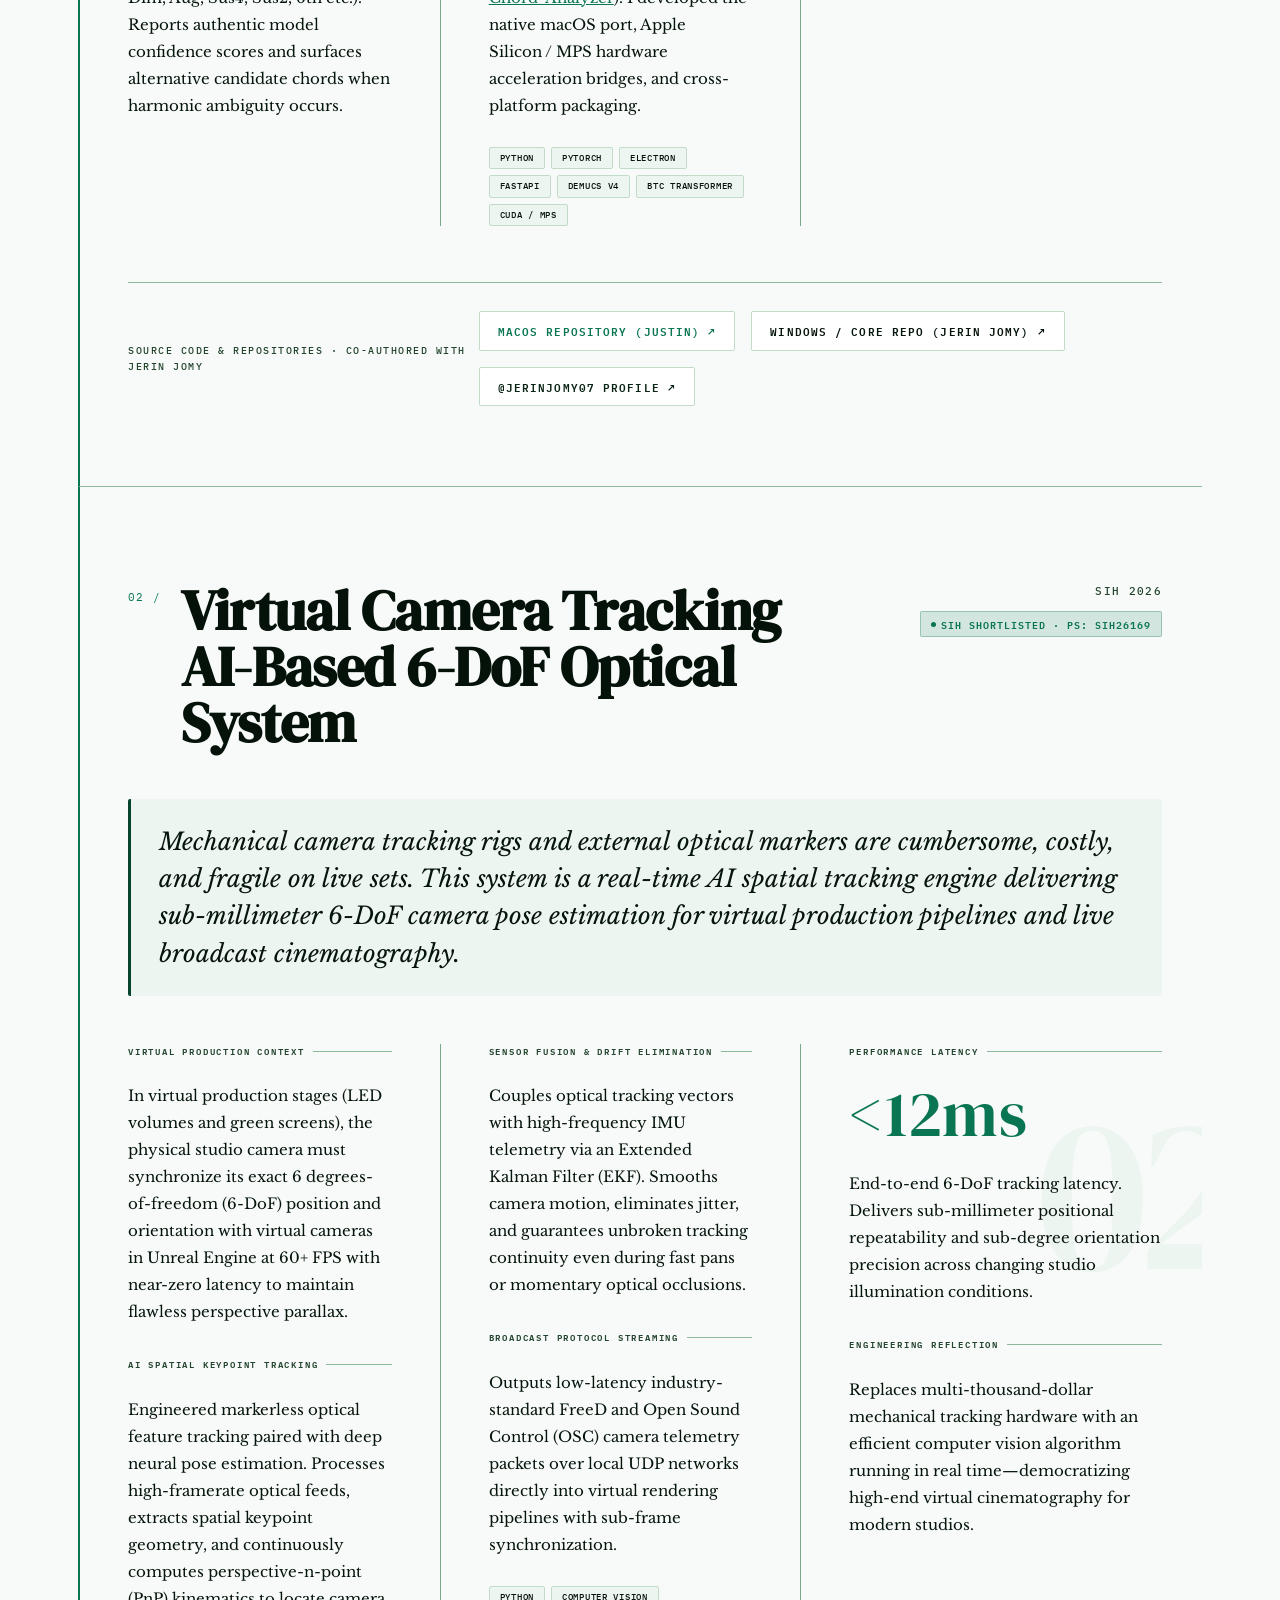
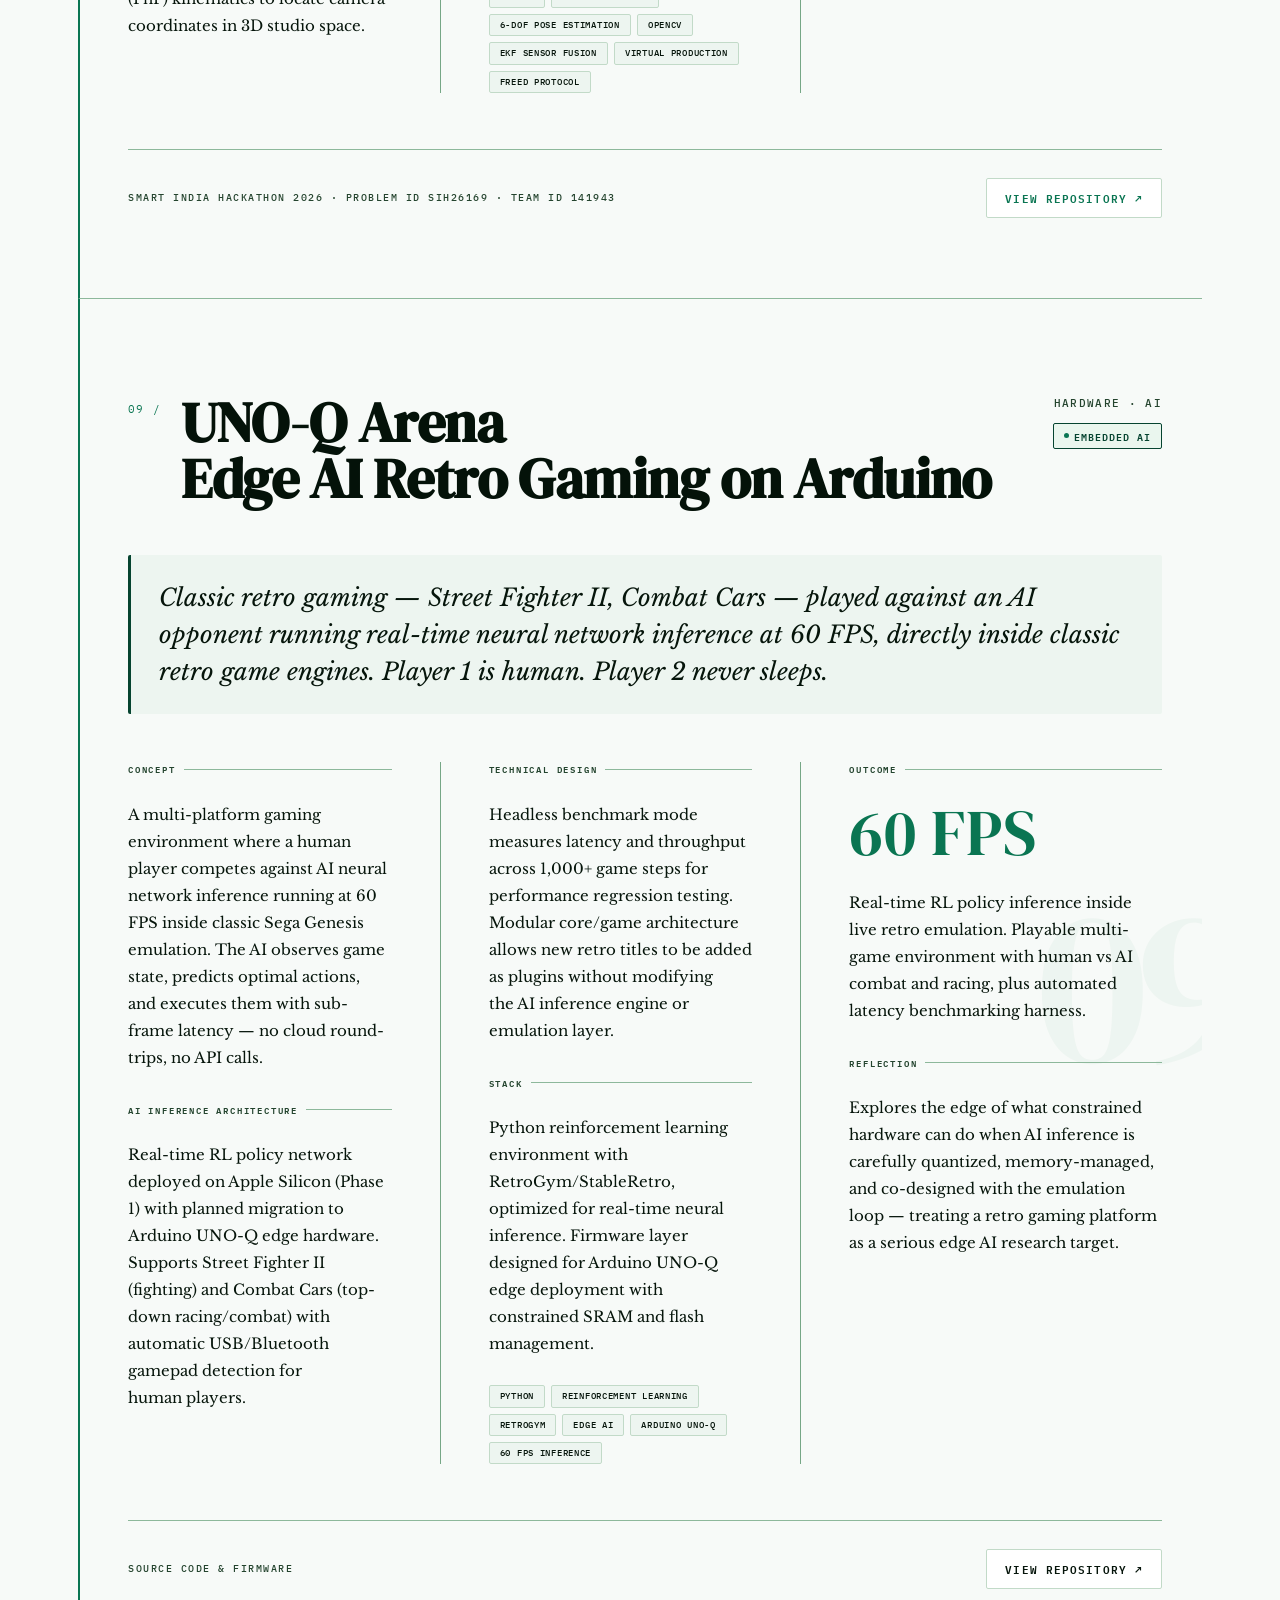
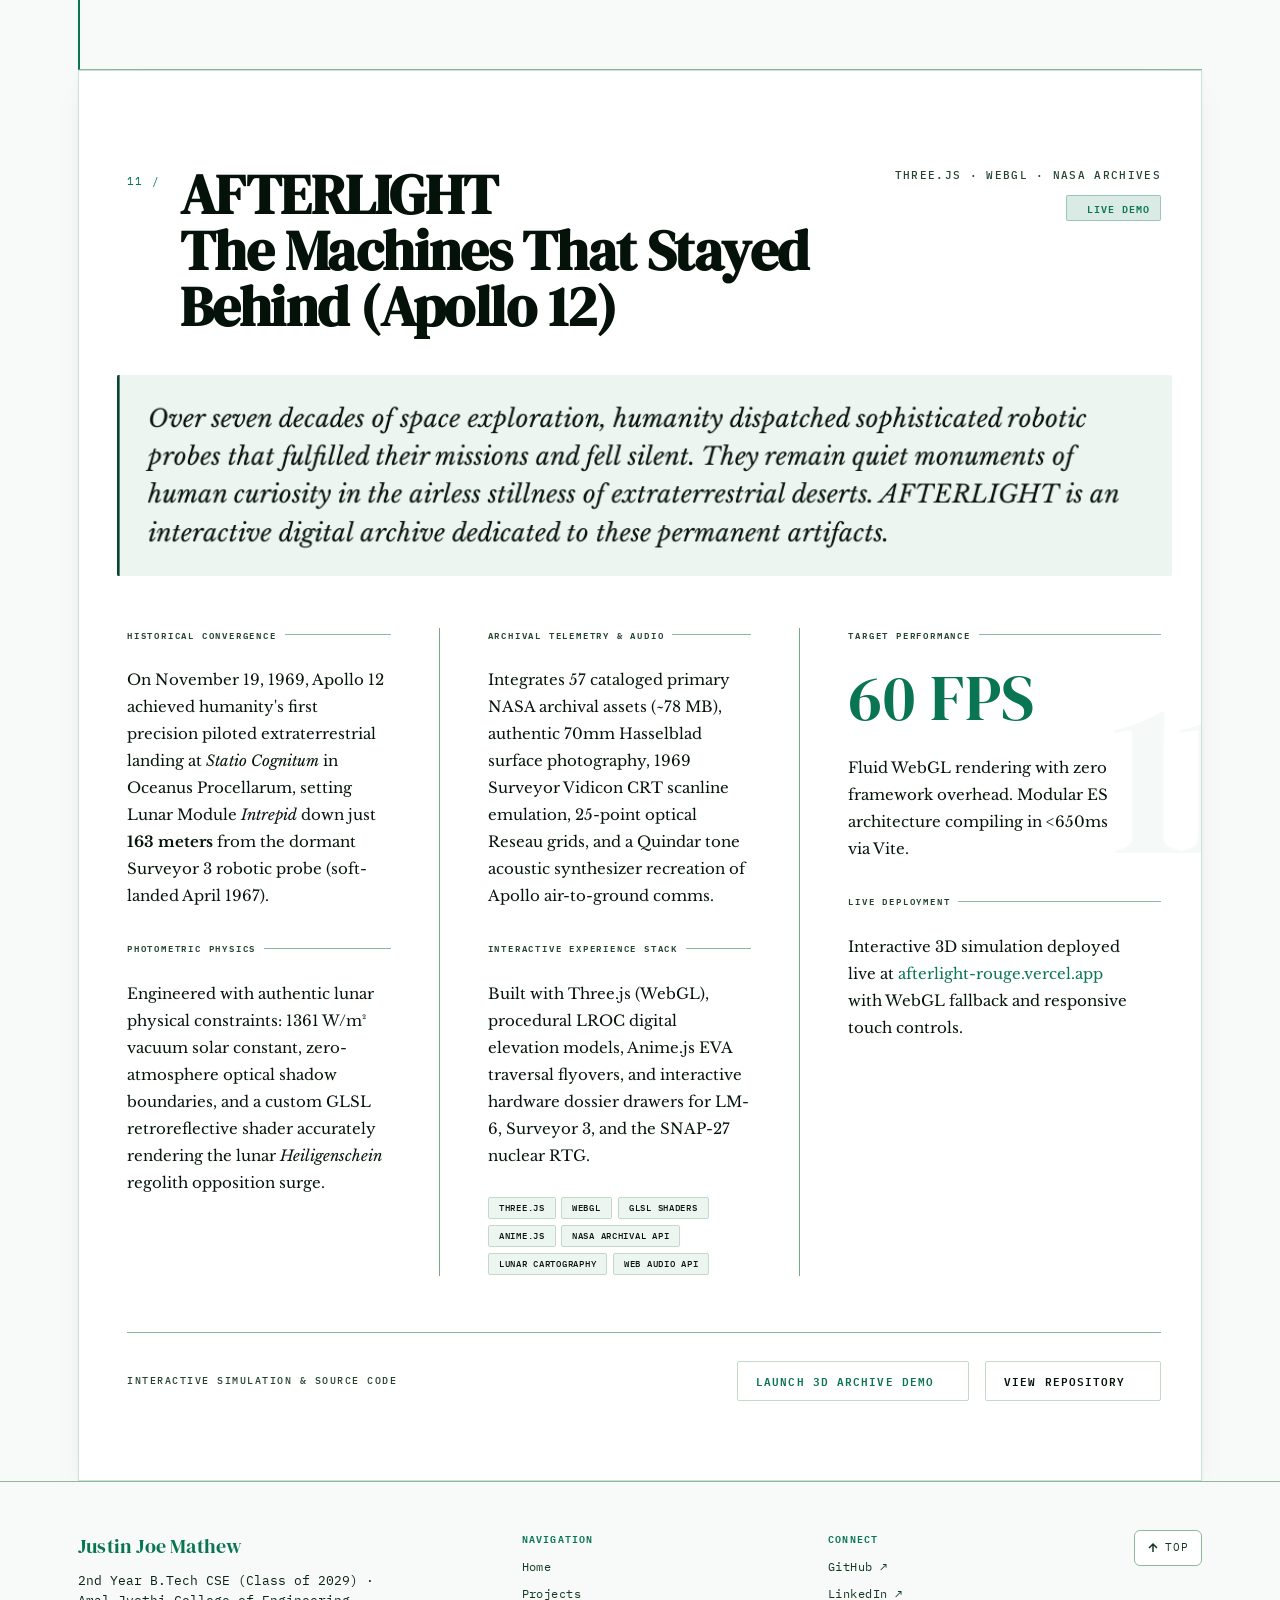
<file: projects.html>
<!DOCTYPE html>
<html lang="en">
<head>
  <meta charset="UTF-8">
  <meta name="viewport" content="width=device-width, initial-scale=1.0, viewport-fit=cover">
  <title>Projects — Justin Joe Mathew</title>
  <meta name="description" content="Engineering projects by Justin Joe Mathew — Phoenix X autonomous SAR UAV, F1 Monte Carlo strategy engine, AroggyaGram health network, WebGL demos, and more.">
  <link rel="canonical" href="https://jvstin47.github.io/47/projects.html">
  <meta name="robots" content="index, follow">
  <meta property="og:type" content="website">
  <meta property="og:title" content="Projects — Justin Joe Mathew">
  <meta property="og:description" content="Engineering projects by Justin Joe Mathew — Phoenix X autonomous SAR UAV, F1 Monte Carlo strategy engine, AroggyaGram health network, WebGL demos, and more.">
  <meta property="og:url" content="https://jvstin47.github.io/47/projects.html">
  <meta property="og:image" content="https://jvstin47.github.io/47/images/og-preview.png">
  <meta property="og:image:width" content="1200">
  <meta property="og:image:height" content="630">
  <meta property="og:site_name" content="Justin Joe Mathew">
  <meta name="twitter:card" content="summary_large_image">
  <meta name="twitter:title" content="Projects — Justin Joe Mathew">
  <meta name="twitter:description" content="Engineering projects by Justin Joe Mathew — Phoenix X autonomous SAR UAV, F1 Monte Carlo strategy engine, AroggyaGram health network, WebGL demos, and more.">
  <meta name="twitter:image" content="https://jvstin47.github.io/47/images/og-preview.png">
  <link rel="icon" type="image/svg+xml" href="favicon.svg">
  <link rel="icon" type="image/png" sizes="32x32" href="favicon-32x32.png">
  <link rel="icon" type="image/png" sizes="16x16" href="favicon-16x16.png">
  <link rel="apple-touch-icon" sizes="180x180" href="apple-touch-icon.png">
  <link rel="manifest" href="site.webmanifest">
  <link rel="preconnect" href="https://fonts.googleapis.com">
  <link rel="preconnect" href="https://fonts.gstatic.com" crossorigin>
  <link href="https://fonts.googleapis.com/css2?family=DM+Serif+Display:ital@0;1&family=Libre+Baskerville:ital,wght@0,400;0,700;1,400&family=IBM+Plex+Mono:wght@300;400;500;600&display=swap" rel="stylesheet">
  <link rel="stylesheet" href="styles.css?v=20261112d">
  <link rel="stylesheet" href="projects.css?v=20261112d">
  <script>
    (function () {
      var saved = localStorage.getItem('theme');
      var prefersLight = window.matchMedia && window.matchMedia('(prefers-color-scheme: light)').matches;
      if (saved === 'light' || (!saved && prefersLight)) {
        document.documentElement.classList.add('light');
      }
      var acc = localStorage.getItem('accent-color');
      if (acc && /^#[0-9a-fA-F]{6}$/.test(acc)) {
        var r = parseInt(acc.slice(1, 3), 16);
        var g = parseInt(acc.slice(3, 5), 16);
        var b = parseInt(acc.slice(5, 7), 16);
        var s = document.documentElement.style;
        s.setProperty('--nature', acc);
        s.setProperty('--gold', acc);
        s.setProperty('--accent-rgb', r + ', ' + g + ', ' + b);
        s.setProperty('--nature-glow', 'rgba(' + r + ', ' + g + ', ' + b + ', 0.16)');
        s.setProperty('--gold-glow', 'rgba(' + r + ', ' + g + ', ' + b + ', 0.16)');
      }

      window.toggleTheme = function () {
        var isLight = document.body.classList.toggle('light');
        document.documentElement.classList.toggle('light', isLight);
        var btn = document.getElementById('theme-btn');
        if (btn) {
          btn.textContent = isLight ? '☀' : '☾';
          btn.setAttribute('aria-label', isLight ? 'Switch to Dark Mode' : 'Switch to Light Mode');
          btn.setAttribute('title', isLight ? 'Switch to Dark Mode (Hotkey: L)' : 'Switch to Light Mode (Hotkey: L)');
        }
        try { localStorage.setItem('theme', isLight ? 'light' : 'dark'); } catch (e) {}
        if (window.PortfolioStore) {
          window.PortfolioStore.setState({ theme: isLight ? 'light' : 'dark' });
        }
      };

      window.toggleMobileDock = function (e) {
        if (e && e.stopPropagation) e.stopPropagation();
        var dock = document.getElementById('floating-iso-dock');
        var toggle = document.getElementById('iso-dock-toggle');
        if (!dock) return;
        var isOpen = dock.classList.toggle('is-open');
        if (toggle) toggle.setAttribute('aria-expanded', isOpen ? 'true' : 'false');
      };

      document.addEventListener('click', function (e) {
        var dock = document.getElementById('floating-iso-dock');
        var toggle = document.getElementById('iso-dock-toggle');
        if (dock && dock.classList.contains('is-open') && !dock.contains(e.target)) {
          dock.classList.remove('is-open');
          if (toggle) toggle.setAttribute('aria-expanded', 'false');
        }
      });
    })();
  </script>
</head>
<body>

  <!-- SCROLL PROGRESS -->
  <div class="progress" id="progress"></div>

  <!-- NAV -->
  <nav class="site-nav">
    <div class="nav-inner">
      <a href="index.html" class="nav-logo">Justin Joe Mathew</a>
      <ul class="nav-links" id="nav-links">
        <li><a href="index.html">Home</a></li>
        <li><a href="projects.html" class="active">Projects</a></li>
        <li><a href="ideas-lab.html">Ideas Lab</a></li>
        <li><a href="Justin_Mathew_Resume.pdf" target="_blank" style="color:var(--nature);">Resume ↗</a></li>
      </ul>
      <div style="display:flex;align-items:center;gap:8px;">
        <button id="cmd-menu-btn" class="cmd-trigger-btn" aria-label="Open Command Menu (Cmd+K)" title="Command Menu (⌘K or /)">
          <span class="cmd-k-icon">⌘K</span>
        </button>
        <button id="theme-btn" onclick="toggleTheme()" title="Toggle theme (Hotkey: L)">☾</button>
        <button class="nav-hamburger" onclick="toggleMobileNav()" aria-label="Toggle navigation">☰</button>
      </div>
    </div>
  </nav>

  <div class="wrap">

    <!-- PAGE INTRO -->
    <section class="intro">
      <p class="intro-label">Selected Engineering / Systems · AI · Mobile · Web</p>
      <h1 class="intro-h1">PRO<span class="dot">.</span><br>JECTS</h1>
      <p class="intro-sub">
        Ten production systems. One underlying philosophy: turning mathematical models, physical hardware, and human urgency into deterministic, elegant software.
      </p>

      <!-- Category Filter Chips -->
      <div class="proj-filter-bar" id="proj-filter-bar" role="group" aria-label="Filter projects by category">
        <button type="button" class="proj-chip active" data-filter="all">All (11)</button>
        <button type="button" class="proj-chip" data-filter="robotics">Robotics &amp; Vision</button>
        <button type="button" class="proj-chip" data-filter="simulation">Simulation &amp; AI</button>
        <button type="button" class="proj-chip" data-filter="mobile">Mobile &amp; IoT</button>
        <button type="button" class="proj-chip" data-filter="web">Web &amp; Interactive</button>
        <button type="button" class="proj-chip" data-filter="health">Health Tech</button>
      </div>

      <div class="intro-jump-bar" aria-label="Project index">
        <a href="#p8" class="jump-pill" data-category="robotics" style="border-color:rgba(var(--accent-rgb),0.4);"><span class="pill-num" style="color:var(--nature);">★</span> Phoenix X SAR UAV</a>
        <a href="#p10" class="jump-pill" data-category="robotics" style="border-color:rgba(var(--accent-rgb),0.4);"><span class="pill-num" style="color:var(--nature);">★</span> Virtual Camera Tracking</a>
        <a href="#p1" class="jump-pill" data-category="health"><span class="pill-num">01</span> AroggyaGram-3</a>
        <a href="#p2" class="jump-pill" data-category="simulation"><span class="pill-num">02</span> F1 Strategy Sim</a>
        <a href="#p3" class="jump-pill" data-category="mobile"><span class="pill-num">03</span> AutoMeter IoT</a>
        <a href="#p4" class="jump-pill" data-category="mobile"><span class="pill-num">04</span> Opportunity Android</a>
        <a href="#p5" class="jump-pill" data-category="web"><span class="pill-num">05</span> CRT Lock</a>
        <a href="#p6" class="jump-pill" data-category="web"><span class="pill-num">06</span> Capt. Lakshmi Invicta</a>
        <a href="#p7" class="jump-pill" data-category="simulation"><span class="pill-num">07</span> Song Chord Analyzer</a>
        <a href="#p9" class="jump-pill" data-category="web"><span class="pill-num">08</span> UNO-Q Arena</a>
        <a href="#p11" class="jump-pill" data-category="web"><span class="pill-num">09</span> Afterlight 3D Moon</a>
      </div>
    </section>

    <!-- FLAGSHIP PROJECT: PHOENIX X AUTONOMOUS AI SAR UAV (SIH 26177) -->
    <section class="project hardware-panel-card" id="p8" data-category="robotics" style="border-left-color: var(--nature);">
      <span class="bg-num" style="color: rgba(var(--accent-rgb),0.06);">01</span>
      <div class="proj-top">
        <div class="proj-top-left">
          <span class="proj-num" style="color: var(--nature);">01 /</span>
          <h2 class="proj-title">Phoenix X<br>Autonomous AI Search &amp; Rescue (SAR) Micro-UAV</h2>
        </div>
        <div class="proj-meta">
          <span class="proj-year">SIH 2026 · Qualcomm Sponsored</span>
          <span class="proj-badge" style="background:rgba(var(--accent-rgb),0.15);color:var(--nature);border:1px solid rgba(var(--accent-rgb),0.3);"><span class="proj-badge-dot" style="background:var(--nature);"></span>SIH Shortlisted · PS: SIH26177</span>
        </div>
      </div>

      <p class="proj-hook">
        <span class="hook-quote">"</span>
        In disaster zones where cellular towers collapse and debris blankets the landscape, the first 72 hours decide survival. Phoenix X is an autonomous micro-UAV running on-device edge AI and off-grid LoRa mesh comms to locate buried victims through zero optical visibility—with zero cloud dependence.
      </p>

      <div class="proj-grid">
        <div class="proj-col">
          <div class="field">
            <span class="field-label">Disaster Response Bottleneck</span>
            <p class="field-body">Disaster zones share four lethal barriers: communications blackouts, zero optical visibility (dense smoke, rubble, night operations), the rapidly closing 72-hour golden window, and hazards to human rescuers from structural aftershocks.</p>
          </div>
          <div class="field">
            <span class="field-label">Edge AI Neural Compute</span>
            <p class="field-body">Fuses Qualcomm Robotics RB5 compute with ThermalNet YOLOv8 multi-spectral thermal inference running at <strong>&lt;20ms latency</strong> directly on-device. Eliminates all cloud dependencies while delivering real-time survivor heat-signature isolation.</p>
          </div>
        </div>
        <div class="proj-col">
          <div class="field">
            <span class="field-label">5km Off-Grid LoRa Mesh</span>
            <p class="field-body">Operates over a peer-to-peer 915 MHz LoRa RF telemetry mesh spanning 5 km line-of-sight. Relays survivor GPS telemetry, victim thermal coordinates, and UAV health packets directly to ground teams without cellular or satellite links.</p>
          </div>
          <div class="field">
            <span class="field-label">Avionics &amp; DGCA Compliance</span>
            <p class="field-body">Sub-2 kg AUW DGCA Micro-UAV category compliance. Custom carbon-fibre airframe with Pixhawk flight controller integration, autonomous waypoint pathing, active battery thermal throttling, and fail-safe return-to-launch (RTL) protocols.</p>
            <div class="tags">
              <span class="tag">Qualcomm RB5 NPU</span>
              <span class="tag">ThermalNet YOLOv8</span>
              <span class="tag">LoRa 915 MHz Mesh</span>
              <span class="tag">Pixhawk FC</span>
              <span class="tag">Edge AI (&lt;20ms)</span>
              <span class="tag">Zero-Cloud SAR</span>
            </div>
          </div>
        </div>
        <div class="proj-col">
          <div class="field">
            <span class="field-label">Live Mission Telemetry</span>
            <div class="outcome-big">&lt;20ms</div>
            <p class="field-body">On-device neural inference latency. 5 km peer-to-peer RF mesh range without internet, full real-time telemetry streaming to open ground station cockpit.</p>
          </div>
          <div class="field">
            <span class="field-label">Ground Cockpit Interface</span>
            <p class="field-body">Real-time web cockpit deployed at <a href="https://phoenix-sar-uav.vercel.app" target="_blank" style="color:var(--nature);">phoenix-sar-uav.vercel.app</a> rendering real-time mission telemetry, drone heading, survivor coordinates, and sensor thermal feeds.</p>
          </div>
        </div>
      </div>

      <!-- Tactile 3D Gyroscopic Gimbal Telemetry HUD -->
      <div class="drone-avionics-telemetry">
        <div class="telemetry-info">
          <div class="telemetry-header">
            <span class="telemetry-dot"></span>
            <span class="telemetry-title">QUALCOMM RB5 FLIGHT GIMBAL HUD</span>
          </div>
          <p class="telemetry-desc">
            Interactive 3D gyroscopic orientation reticle. Hover to articulate gimbal pitch &amp; yaw kinematics; click to cycle telemetry channels.
          </p>
          <div class="telemetry-stats">
            <div class="tel-stat"><span class="tel-label">Gimbal Axis</span><span class="tel-val">3-Axis Brushless</span></div>
            <div class="tel-stat"><span class="tel-label">Angular Jitter</span><span class="tel-val">&lt; ±0.02°</span></div>
            <div class="tel-stat"><span class="tel-label">Target Lock</span><span class="tel-val">ThermalNet YOLO</span></div>
          </div>
        </div>
        <div class="hero-interactive-reticle drone-reticle-widget" id="drone-reticle-p8" title="Click to cycle sensor channels · Move cursor to tilt gimbal">
          <div class="reticle-outer-ring">
            <span class="reticle-tick t-0">0°</span>
            <span class="reticle-tick t-90">90°</span>
            <span class="reticle-tick t-180">180°</span>
            <span class="reticle-tick t-270">270°</span>
          </div>
          <div class="reticle-gimbal">
            <div class="reticle-crosshair ch-x"></div>
            <div class="reticle-crosshair ch-y"></div>
            <div class="reticle-compass-needle"></div>
            <div class="reticle-center-core"></div>
            <div class="reticle-pulse-ring"></div>
          </div>
          <div class="reticle-readout">
            <div class="reticle-readout-line">
              <span class="reticle-status-dot"></span>
              <span>AUTONOMOUS SAR GIMBAL</span>
            </div>
            <div class="reticle-coords">PITCH: 0.0° · YAW: 0.0°</div>
          </div>
        </div>
      </div>

      <div class="proj-footer">
        <span class="repo-label">Smart India Hackathon 2026 · Problem ID SIH26177 · Qualcomm Hardware Category</span>
        <div style="display:flex;gap:16px;flex-wrap:wrap;">
          <a href="https://phoenix-sar-uav.vercel.app" target="_blank" class="repo-link" style="color:var(--nature);">Live Mission Cockpit <span class="arr">↗</span></a>
          <a href="https://github.com/jvstin47/Phoenix-SIH26177-SAR-UAV" target="_blank" class="repo-link">View Repository <span class="arr">↗</span></a>
        </div>
      </div>
    </section>

    <!-- PROJECT 01: AROGGYAGRAM-3 -->
    <section class="project" id="p1" data-category="health">
      <span class="bg-num">01</span>
      <div class="proj-top">
        <div class="proj-top-left">
          <span class="proj-num">01 /</span>
          <h2 class="proj-title">AroggyaGram-3<br>Intelligent Community Health Network</h2>
        </div>
        <div class="proj-meta">
          <span class="proj-year">Active Production</span>
          <span class="proj-badge"><span class="proj-badge-dot"></span>Deployed</span>
        </div>
      </div>

      <p class="proj-hook">
        <span class="hook-quote">"</span>
        When an emergency strikes in an isolated area, the bottleneck is rarely a total lack of resources — it is the total lack of an intelligent coordination layer to route human help within minutes.
      </p>

      <div class="proj-grid">
        <div class="proj-col">
          <div class="field">
            <span class="field-label">Context</span>
            <p class="field-body">Critical healthcare delivery in decentralized communities suffers from severe information fragmentation. Emergency calls are often frantic, unstructured, and fail to reach nearby field responders who have the right medical supplies.</p>
          </div>
          <div class="field">
            <span class="field-label">System Architecture</span>
            <p class="field-body">Engineered an end-to-end multi-agent dispatch network. Ingests raw audio/text distress signals, processes intent via LLM agents, tags triage severity levels, and maps tasks to verified community workers using geo-fenced proximity scoring.</p>
          </div>
        </div>
        <div class="proj-col">
          <div class="field">
            <span class="field-label">Implementation</span>
            <p class="field-body">Full-stack TypeScript architecture built with Next.js, reactive state pipelines, low-latency WebSocket dispatch, and Gemini API integration for adaptive multilingual emergency triage.</p>
          </div>
          <div class="field">
            <span class="field-label">Engineering Decisions</span>
            <p class="field-body">Prioritized zero-dependency fallback: offline SMS-burst capability when cell data is degraded, and deterministic failover routing so no distress signal remains unacknowledged.</p>
            <div class="tags">
              <span class="tag">TypeScript</span>
              <span class="tag">Next.js</span>
              <span class="tag">AI Agents</span>
              <span class="tag">Geocoding</span>
              <span class="tag">Distributed Health</span>
            </div>
          </div>
        </div>
        <div class="proj-col">
          <div class="field">
            <span class="field-label">Outcome</span>
            <div class="outcome-big">Active</div>
            <p class="field-body">Working full-stack deployment turning human crisis into synchronized real-world field logistics. Validated through end-to-end multi-user emergency simulations.</p>
          </div>
          <div class="field">
            <span class="field-label">Reflection</span>
            <p class="field-body">Proves that generative AI belongs at the translation boundary—turning chaotic, terrified human speech into strict, structured JSON payloads that existing logistics software can act upon.</p>
          </div>
        </div>
      </div>

      <div class="proj-footer">
        <span class="repo-label">Source code &amp; documentation</span>
        <a href="https://github.com/jvstin47/AroggyaGram-3" target="_blank" class="repo-link">View Repository <span class="arr">↗</span></a>
      </div>
    </section>

    <!-- PROJECT 02: F1 MONTE CARLO -->
    <section class="project" id="p2" data-category="simulation">
      <span class="bg-num">02</span>
      <div class="proj-top">
        <div class="proj-top-left">
          <span class="proj-num">02 /</span>
          <h2 class="proj-title">F1 Monte Carlo<br>Race Strategy Simulator</h2>
        </div>
        <div class="proj-meta">
          <span class="proj-year">Open Source</span>
          <span class="proj-badge" style="background:rgba(var(--accent-rgb),0.15);color:var(--nature);"><span class="proj-badge-dot" style="background:var(--nature);"></span>Python / React</span>
        </div>
      </div>

      <p class="proj-hook">
        <span class="hook-quote">"</span>
        Grand Prix race strategies aren't won on fixed spreadsheets — they are won by evaluating tens of thousands of stochastic futures before the first pit window opens.
      </p>

      <div class="proj-grid">
        <div class="proj-col">
          <div class="field">
            <span class="field-label">Context</span>
            <p class="field-body">Formula 1 race engineering involves navigating extreme non-linearities: tyre compound thermal degradation, safety car probabilities, fuel-mass delta lap time penalties, and rival undercut dynamics under variable track conditions.</p>
          </div>
          <div class="field">
            <span class="field-label">Vectorized Engine</span>
            <p class="field-body">Engineered a vectorized Monte Carlo engine in Python leveraging NumPy arrays to execute 10,000 complete race trajectories. Incorporates non-linear wear profiles informed by FastF1 telemetry feeds.</p>
          </div>
        </div>
        <div class="proj-col">
          <div class="field">
            <span class="field-label">Decision Optimization</span>
            <p class="field-body">Coupled stochastic simulation with strategy optimization algorithms to evaluate optimal pit strategy windows (lap count, compound choice, safety car response) under uncertain track conditions.</p>
          </div>
          <div class="field">
            <span class="field-label">Stack &amp; Performance</span>
            <p class="field-body">Python backend leveraging vectorized linear algebra, and an interactive React front-end delivering strategy curves and telemetry graphs.</p>
            <div class="tags">
              <span class="tag">Python</span>
              <span class="tag">NumPy</span>
              <span class="tag">FastF1 API</span>
              <span class="tag">Strategy Optimization</span>
              <span class="tag">React</span>
              <span class="tag">Monte Carlo</span>
            </div>
          </div>
        </div>
        <div class="proj-col">
          <div class="field">
            <span class="field-label">Outcome</span>
            <div class="outcome-big">10k+</div>
            <p class="field-body">Vectorized simulations per compute pass. Open source repository with reproducible simulation runs against historical Grand Prix telemetry datasets.</p>
          </div>
          <div class="field">
            <span class="field-label">Reflection</span>
            <p class="field-body">Showcases how high-performance numerical computing and clean web visual interfaces transform raw mathematical uncertainty into clear tactical decisions.</p>
          </div>
        </div>
      </div>

      <div class="proj-footer">
        <span class="repo-label">Interactive deployment &amp; code</span>
        <div style="display:flex;gap:16px;">
          <a href="https://github.com/jvstin47/f1-monte-carlo-race-strategy-simulator" target="_blank" class="repo-link">View Repository <span class="arr">↗</span></a>
        </div>
      </div>
    </section>

    <!-- PROJECT 03: AUTOMETER -->
    <section class="project" id="p3" data-category="mobile">
      <span class="bg-num">03</span>
      <div class="proj-top">
        <div class="proj-top-left">
          <span class="proj-num">03 /</span>
          <h2 class="proj-title">AutoMeter<br>Smart Fare Meter &amp; Dynamic UPI</h2>
        </div>
        <div class="proj-meta">
          <span class="proj-year">Tested &amp; Operational</span>
          <span class="proj-badge"><span class="proj-badge-dot"></span>Hardware-Software</span>
        </div>
      </div>

      <p class="proj-hook">
        <span class="hook-quote">"</span>
        For decades, informal auto-rickshaw fleets in India have struggled with rigged meters, currency friction, and payment disputes. AutoMeter replaces mistrust with automated verification.
      </p>

      <div class="proj-grid">
        <div class="proj-col">
          <div class="field">
            <span class="field-label">Context</span>
            <p class="field-body">Millions of urban daily commutes rely on auto-rickshaws. Analog mechanical meters are easily manipulated, lack real-time digital payment reconciliation, and force passengers and drivers into awkward disputes over change.</p>
          </div>
          <div class="field">
            <span class="field-label">Sensor Fusion Logic</span>
            <p class="field-body">Engineered a dual-input tracking system combining high-frequency GPS position deltas with physical wheel rotation pulses to calculate accurate distance even through tunnels and dense urban canyons without spoofing vulnerabilities.</p>
          </div>
        </div>
        <div class="proj-col">
          <div class="field">
            <span class="field-label">Dynamic UPI Integration</span>
            <p class="field-body">Upon ride termination, the system generates a dynamic on-screen Unified Payments Interface (UPI) QR code embedded with the exact calculated amount, ride transaction hash, and merchant VPA for instant zero-fee passenger checkout.</p>
          </div>
          <div class="field">
            <span class="field-label">Build Decisions</span>
            <p class="field-body">Built with Flutter and Android Native services. Designed with a sunlight-readable, high-contrast UI tailored specifically to harsh vibration, high-glare automotive environments.</p>
            <div class="tags">
              <span class="tag">Flutter</span>
              <span class="tag">Android Native</span>
              <span class="tag">Sensor Fusion</span>
              <span class="tag">UPI Protocol</span>
              <span class="tag">IoT Transit</span>
            </div>
          </div>
        </div>
        <div class="proj-col">
          <div class="field">
            <span class="field-label">Outcome</span>
            <div class="outcome-big">0 Friction</div>
            <p class="field-body">Operational smart meter prototype supporting instant dynamic QR scan-and-pay, automated fare brackets, and transparent driver analytics.</p>
          </div>
          <div class="field">
            <span class="field-label">Reflection</span>
            <p class="field-body">Built upon my earlier award-winning Phase 1 research in transit tracking, demonstrating how software can modernize essential public mobility without imposing expensive corporate hardware.</p>
          </div>
        </div>
      </div>

      <div class="proj-footer">
        <span class="repo-label">Source code &amp; documentation</span>
        <a href="https://github.com/jvstin47/AutoMeter" target="_blank" class="repo-link">View Repository <span class="arr">↗</span></a>
      </div>
    </section>

    <!-- PROJECT 04: OPPORTUNITY ANDROID -->
    <section class="project" id="p4" data-category="mobile">
      <span class="bg-num">04</span>
      <div class="proj-top">
        <div class="proj-top-left">
          <span class="proj-num">04 /</span>
          <h2 class="proj-title">Opportunity<br>Offline-First Task &amp; Life OS</h2>
        </div>
        <div class="proj-meta">
          <span class="proj-year">Production Ready</span>
          <span class="proj-badge"><span class="proj-badge-dot"></span>Android Native</span>
        </div>
      </div>

      <p class="proj-hook">
        <span class="hook-quote">"</span>
        Most productivity tools fail because they assume unlimited human cognitive energy. Opportunity plans around your real daily energy budget and stays 100% functional without the cloud.
      </p>

      <div class="proj-grid">
        <div class="proj-col">
          <div class="field">
            <span class="field-label">Context</span>
            <p class="field-body">Cloud-dependent task managers suffer from network lag, subscription lock-in, and unrealistic planning that leads to user burnout. Opportunity was designed as an offline-first deterministic executive system.</p>
          </div>
          <div class="field">
            <span class="field-label">Scoring &amp; Capacity Engine</span>
            <p class="field-body">Features an algorithm that weights task difficulty, urgency, and calendar context against a capacity-aware daily budget—preventing over-scheduling and re-prioritizing remaining tasks dynamically when schedules slip.</p>
          </div>
        </div>
        <div class="proj-col">
          <div class="field">
            <span class="field-label">Native Android Stack</span>
            <p class="field-body">Crafted in pure Kotlin using Android Native SDK, Room SQLite Database for offline persistence, and WorkManager for reliable background alarms.</p>
          </div>
          <div class="field">
            <span class="field-label">Architecture</span>
            <p class="field-body">Strict Unidirectional Data Flow (UDF) with clean domain separation. Fully decoupled data access layers guaranteeing responsive offline UI rendering.</p>
            <div class="tags">
              <span class="tag">Kotlin</span>
              <span class="tag">Android SDK</span>
              <span class="tag">Room DB</span>
              <span class="tag">WorkManager</span>
              <span class="tag">UDF Architecture</span>
            </div>
          </div>
        </div>
        <div class="proj-col">
          <div class="field">
            <span class="field-label">Outcome</span>
            <div class="outcome-big">100%</div>
            <p class="field-body">Zero cloud dependency. Complete local privacy, instant query responses, and resilient background task execution.</p>
          </div>
          <div class="field">
            <span class="field-label">Reflection</span>
            <p class="field-body">Highlights the beauty of Native Android engineering when unburdened by bloated external SDKs—delivering clean, battery-efficient tools built for human focus.</p>
          </div>
        </div>
      </div>

      <div class="proj-footer">
        <span class="repo-label">Source code &amp; APK releases</span>
        <a href="https://github.com/jvstin47/opportunity-android-task-planner" target="_blank" class="repo-link">View Repository <span class="arr">↗</span></a>
      </div>
    </section>

    <!-- PROJECT 05: CRT LOCK & 3D INTERACTIVE -->
    <section class="project" id="p5" data-category="web">
      <span class="bg-num">05</span>
      <div class="proj-top">
        <div class="proj-top-left">
          <span class="proj-num">05 /</span>
          <h2 class="proj-title">CRT Modular Lock<br>&amp; 3D Interactive Web Mechanics</h2>
        </div>
        <div class="proj-meta">
          <span class="proj-year">Interactive Live</span>
          <span class="proj-badge" style="background:rgba(var(--accent-rgb),0.15);color:var(--nature);"><span class="proj-badge-dot" style="background:var(--nature);"></span>Live Demo</span>
        </div>
      </div>

      <p class="proj-hook">
        <span class="hook-quote">"</span>
        The Chinese Remainder Theorem is usually taught through dry modular arithmetic equations. Building it as an interactive, tactile digital tumbler lock transforms an ancient theorem into intuition.
      </p>

      <div class="proj-grid">
        <div class="proj-col">
          <div class="field">
            <span class="field-label">Context</span>
            <p class="field-body">Explores the border where mathematical theorems, physical mechanical puzzles, and high-framerate front-end engineering merge. Digital recreation of a physical cardboard CRT lock mechanism.</p>
          </div>
          <div class="field">
            <span class="field-label">Mechanical Interaction</span>
            <p class="field-body">Users rotate three modular dial rings ($m_1=3, m_2=5, m_3=7$), spin the central number wheel, and pull the sliding rod to align notched gates, release the spring latch, and swing open the safe door.</p>
          </div>
        </div>
        <div class="proj-col">
          <div class="field">
            <span class="field-label">Creative Stack</span>
            <p class="field-body">Engineered with React, TypeScript, Tailwind CSS, and Framer Motion spring physics. Accompanied by WebGL experiments in Three.js and Canvas frame-sequence animations (The Ford GT, 3D WebGL fruits, AR jewelry engines).</p>
          </div>
          <div class="field">
            <span class="field-label">Design Standards</span>
            <p class="field-body">Pixel-perfect haptic feedback simulation, audio-visual feedback on alignment notches, and responsive touch gestures across desktop trackpads and mobile screens.</p>
            <div class="tags">
              <span class="tag">React</span>
              <span class="tag">TypeScript</span>
              <span class="tag">Framer Motion</span>
              <span class="tag">Three.js</span>
              <span class="tag">WebGL</span>
              <span class="tag">Number Theory</span>
            </div>
          </div>
        </div>
        <div class="proj-col">
          <div class="field">
            <span class="field-label">Outcome</span>
            <div class="outcome-big">60 FPS</div>
            <p class="field-body">Fluid spring-physics animation running live in production. Deployed interactive web demo with open-source component architecture.</p>
          </div>
          <div class="field">
            <span class="field-label">Reflection</span>
            <p class="field-body">Proves that the web can feel physical, mechanical, and delightful when animations obey real inertia and physical resistance laws.</p>
          </div>
        </div>
      </div>

      <div class="proj-footer">
        <span class="repo-label">Interactive deployment &amp; source</span>
        <div style="display:flex;gap:16px;">
          <a href="https://crt-chinese-reminder-theorem.vercel.app" target="_blank" class="repo-link" style="color:var(--nature);">Play CRT Lock Demo <span class="arr">↗</span></a>
          <a href="https://the-ford-gt.vercel.app" target="_blank" class="repo-link" style="color:var(--nature);">Ford GT 3D <span class="arr">↗</span></a>
          <a href="https://github.com/jvstin47/CRT--Chinese-Reminder-Theorem" target="_blank" class="repo-link">View Repository <span class="arr">↗</span></a>
        </div>
      </div>
    </section>

    <!-- PROJECT 06: CAPTAIN LAKSHMI INVICTA -->
    <section class="project" id="p6" data-category="web">
      <span class="bg-num">06</span>
      <div class="proj-top">
        <div class="proj-top-left">
          <span class="proj-num">06 /</span>
          <h2 class="proj-title">Captain Lakshmi: Invicta<br>Scroll-Driven Historical Monograph</h2>
        </div>
        <div class="proj-meta">
          <span class="proj-year">Live Production</span>
          <span class="proj-badge" style="background:rgba(var(--accent-rgb),0.15);color:var(--nature);"><span class="proj-badge-dot" style="background:var(--nature);"></span>Live Demo</span>
        </div>
      </div>

      <p class="proj-hook">
        <span class="hook-quote">"</span>
        History deserves more than a Wikipedia page. 3,100+ high-definition frames, 14 historical acts, and hardware-accelerated canvas scrollytelling — making the life of a war physician and independence commander visceral, interactive, and unforgettable.
      </p>

      <div class="proj-grid">
        <div class="proj-col">
          <div class="field">
            <span class="field-label">Concept</span>
            <p class="field-body">An editorial-grade interactive digital monograph commemorating Dr. Lakshmi Sahgal (1914–2012) — physician, Commander of the Rani of Jhansi Regiment in the INA, and lifelong grassroots healer. Built to move beyond static reading with cinematic immersion driven by scroll velocity.</p>
          </div>
          <div class="field">
            <span class="field-label">Canvas Engine</span>
            <p class="field-body">Hardware-accelerated HTML Canvas 2D frame sequencer scrubbing 3,100+ HD frames across 14 historical acts in real-time, synchronized to the reader's exact scroll position and velocity. Sub-pixel auto-tour mode advances at a calibrated 75px/s reading velocity.</p>
          </div>
        </div>
        <div class="proj-col">
          <div class="field">
            <span class="field-label">Features</span>
            <p class="field-body">Interactive 1940s broadsheet newspaper timeline, fullscreen archival deep-viewer for primary INA artifacts, one-click global rewatch from any act, and persistent navigation across all 14 acts. Verified against National Archives of India provenance records.</p>
          </div>
          <div class="field">
            <span class="field-label">Technical Stack</span>
            <p class="field-body">React 19, Vite 5, Tailwind CSS 3, Canvas 2D hardware acceleration — achieving 60 FPS frame scrubbing with zero dropped frames across 3,100+ assets on consumer hardware.</p>
            <div class="tags">
              <span class="tag">React 19</span>
              <span class="tag">Canvas 2D</span>
              <span class="tag">Tailwind CSS</span>
              <span class="tag">Scroll-Driven Animation</span>
              <span class="tag">Historical Archive</span>
            </div>
          </div>
        </div>
        <div class="proj-col">
          <div class="field">
            <span class="field-label">Outcome</span>
            <div class="outcome-big">3,100+</div>
            <p class="field-body">HD frames across 14 historical acts, deployed live in production as an archival-grade interactive documentary. Open to the public at <a href="https://capt-lakshmi.vercel.app" target="_blank" style="color:var(--nature);">capt-lakshmi.vercel.app</a>.</p>
          </div>
          <div class="field">
            <span class="field-label">Reflection</span>
            <p class="field-body">Proves that web technology — when paired with archival rigor and hardware-accelerated rendering — can transform historical scholarship into something a reader physically inhabits rather than merely reads.</p>
          </div>
        </div>
      </div>

      <div class="proj-footer">
        <span class="repo-label">Interactive deployment &amp; source</span>
        <div style="display:flex;gap:16px;">
          <a href="https://capt-lakshmi.vercel.app" target="_blank" class="repo-link" style="color:var(--nature);">Launch Experience <span class="arr">↗</span></a>
          <a href="https://github.com/jvstin47/Captain-Lakshmi-Invicta" target="_blank" class="repo-link">View Repository <span class="arr">↗</span></a>
        </div>
      </div>
    </section>

    <!-- PROJECT 07: SONG CHORD ANALYZER -->
    <section class="project" id="p7" data-category="simulation">
      <span class="bg-num">07</span>
      <div class="proj-top">
        <div class="proj-top-left">
          <span class="proj-num">07 /</span>
          <h2 class="proj-title">Song Chord Analyzer<br>AI Music Information Retrieval Desktop App</h2>
        </div>
        <div class="proj-meta">
          <span class="proj-year">Distributed Application</span>
          <span class="proj-badge"><span class="proj-badge-dot"></span>Windows &amp; macOS Desktop</span>
          <span class="proj-badge" style="background:rgba(45,212,191,0.12);color:var(--cyan);border:1px solid rgba(45,212,191,0.25);">Co-engineered w/ @jerinjomy07</span>
        </div>
      </div>

      <p class="proj-hook">
        <span class="hook-quote">"</span>
        Drop any song onto the window. Within seconds — stems separated, chords recognized by a 170-chord neural network, beats aligned to bars, and a musician-ready chord chart printed. Zero terminal commands.
      </p>

      <div class="proj-grid">
        <div class="proj-col">
          <div class="field">
            <span class="field-label">Context</span>
            <p class="field-body">Pianists, guitarists, worship musicians, and arrangers spend hours manually transcribing chord progressions from audio. Existing tools are either inaccurate, fragmented across multiple steps, or require Python expertise. Song Chord Analyzer replaces the entire MIR pipeline with a single drag-and-drop desktop app.</p>
          </div>
          <div class="field">
            <span class="field-label">AI Chord Recognition</span>
            <p class="field-body">Employs a pretrained BTC (Bidirectional Transformer for Chord Recognition) model trained on CQT spectrograms with a 170-chord vocabulary (Major, Minor, 7th, Maj7, Min7, Dim, Aug, Sus4, Sus2, 6th etc.). Reports authentic model confidence scores and surfaces alternative candidate chords when harmonic ambiguity occurs.</p>
          </div>
        </div>
        <div class="proj-col">
          <div class="field">
            <span class="field-label">Multi-Stage Pipeline</span>
            <p class="field-body">Full local-first pipeline: Demucs v4 GPU stem separation (vocals/bass/drums/guitar/piano) → Bass-stem inversion detection (30–350 Hz sub-bass analysis for slash chords) → BTC chord recognition on 4 parallel harmonic channels → Beat &amp; bar alignment → Musical section clustering. All within one VRAM-managed CUDA pass.</p>
          </div>
          <div class="field">
            <span class="field-label">Architecture &amp; Collaboration</span>
            <p class="field-body">Engineered in collaboration with <a href="https://github.com/jerinjomy07" target="_blank" style="color:var(--nature);text-decoration:underline;">Jerin Jomy (@jerinjomy07)</a>. Jerin led the original core Windows application architecture, FastAPI orchestration, and PyTorch ML bundling (<a href="https://github.com/jerinjomy07/Song-Chord-Analyzer" target="_blank" style="color:var(--nature);text-decoration:underline;">jerinjomy07/Song-Chord-Analyzer</a>). I developed the native macOS port, Apple Silicon / MPS hardware acceleration bridges, and cross-platform packaging.</p>
            <div class="tags">
              <span class="tag">Python</span>
              <span class="tag">PyTorch</span>
              <span class="tag">Electron</span>
              <span class="tag">FastAPI</span>
              <span class="tag">Demucs v4</span>
              <span class="tag">BTC Transformer</span>
              <span class="tag">CUDA / MPS</span>
            </div>
          </div>
        </div>
        <div class="proj-col">
          <div class="field">
            <span class="field-label">Outcome</span>
            <div class="outcome-big">170</div>
            <p class="field-body">Chord vocabulary. Full local pipeline from audio file to interactive musician chord chart — with PDF/TXT/JSON export, musically-correct transposer (±11 semitones), and real-time playback with synchronized chord markers.</p>
          </div>
          <div class="field">
            <span class="field-label">Reflection</span>
            <p class="field-body">Demonstrates how multiple ML models (Demucs separation + BTC recognition + Librosa beat tracking + HPCP chroma templates) can be fused into a single coherent ensemble that is dramatically more accurate than any one model alone.</p>
          </div>
        </div>
      </div>

      <div class="proj-footer">
        <span class="repo-label">Source code &amp; repositories · Co-authored with Jerin Jomy</span>
        <div style="display:flex;gap:16px;flex-wrap:wrap;">
          <a href="https://github.com/jvstin47/Song-Chord-Analyzer--Mac" target="_blank" class="repo-link" style="color:var(--nature);">macOS Repository (Justin) <span class="arr">↗</span></a>
          <a href="https://github.com/jerinjomy07/Song-Chord-Analyzer" target="_blank" class="repo-link">Windows / Core Repo (Jerin Jomy) <span class="arr">↗</span></a>
          <a href="https://github.com/jerinjomy07" target="_blank" class="repo-link" style="color:var(--sub);">@jerinjomy07 Profile <span class="arr">↗</span></a>
        </div>
      </div>
    </section>

    <!-- PROJECT 10: VIRTUAL CAMERA TRACKING (SIH 26169) -->
    <section class="project" id="p10" data-category="robotics">
      <span class="bg-num">02</span>
      <div class="proj-top">
        <div class="proj-top-left">
          <span class="proj-num" style="color: var(--nature);">02 /</span>
          <h2 class="proj-title">Virtual Camera Tracking<br>AI-Based 6-DoF Optical System</h2>
        </div>
        <div class="proj-meta">
          <span class="proj-year">SIH 2026</span>
          <span class="proj-badge" style="background:rgba(var(--accent-rgb),0.15);color:var(--nature);border:1px solid rgba(var(--accent-rgb),0.3);"><span class="proj-badge-dot" style="background:var(--nature);"></span>SIH Shortlisted · PS: SIH26169</span>
        </div>
      </div>

      <p class="proj-hook">
        <span class="hook-quote">"</span>
        Mechanical camera tracking rigs and external optical markers are cumbersome, costly, and fragile on live sets. This system is a real-time AI spatial tracking engine delivering sub-millimeter 6-DoF camera pose estimation for virtual production pipelines and live broadcast cinematography.
      </p>

      <div class="proj-grid">
        <div class="proj-col">
          <div class="field">
            <span class="field-label">Virtual Production Context</span>
            <p class="field-body">In virtual production stages (LED volumes and green screens), the physical studio camera must synchronize its exact 6 degrees-of-freedom (6-DoF) position and orientation with virtual cameras in Unreal Engine at 60+ FPS with near-zero latency to maintain flawless perspective parallax.</p>
          </div>
          <div class="field">
            <span class="field-label">AI Spatial Keypoint Tracking</span>
            <p class="field-body">Engineered markerless optical feature tracking paired with deep neural pose estimation. Processes high-framerate optical feeds, extracts spatial keypoint geometry, and continuously computes perspective-n-point (PnP) kinematics to locate camera coordinates in 3D studio space.</p>
          </div>
        </div>
        <div class="proj-col">
          <div class="field">
            <span class="field-label">Sensor Fusion &amp; Drift Elimination</span>
            <p class="field-body">Couples optical tracking vectors with high-frequency IMU telemetry via an Extended Kalman Filter (EKF). Smooths camera motion, eliminates jitter, and guarantees unbroken tracking continuity even during fast pans or momentary optical occlusions.</p>
          </div>
          <div class="field">
            <span class="field-label">Broadcast Protocol Streaming</span>
            <p class="field-body">Outputs low-latency industry-standard FreeD and Open Sound Control (OSC) camera telemetry packets over local UDP networks directly into virtual rendering pipelines with sub-frame synchronization.</p>
            <div class="tags">
              <span class="tag">Python</span>
              <span class="tag">Computer Vision</span>
              <span class="tag">6-DoF Pose Estimation</span>
              <span class="tag">OpenCV</span>
              <span class="tag">EKF Sensor Fusion</span>
              <span class="tag">Virtual Production</span>
              <span class="tag">FreeD Protocol</span>
            </div>
          </div>
        </div>
        <div class="proj-col">
          <div class="field">
            <span class="field-label">Performance Latency</span>
            <div class="outcome-big">&lt;12ms</div>
            <p class="field-body">End-to-end 6-DoF tracking latency. Delivers sub-millimeter positional repeatability and sub-degree orientation precision across changing studio illumination conditions.</p>
          </div>
          <div class="field">
            <span class="field-label">Engineering Reflection</span>
            <p class="field-body">Replaces multi-thousand-dollar mechanical tracking hardware with an efficient computer vision algorithm running in real time—democratizing high-end virtual cinematography for modern studios.</p>
          </div>
        </div>
      </div>

      <div class="proj-footer">
        <span class="repo-label">Smart India Hackathon 2026 · Problem ID SIH26169 · Team ID 141943</span>
        <div style="display:flex;gap:16px;flex-wrap:wrap;">
          <a href="https://github.com/jvstin47/SIH-26169-Virtual-Camera-Tracking" target="_blank" class="repo-link" style="color:var(--nature);">View Repository <span class="arr">↗</span></a>
        </div>
      </div>
    </section>

    <!-- PROJECT 09: UNO-Q ARENA -->
    <section class="project" id="p9" data-category="web">
      <span class="bg-num">09</span>
      <div class="proj-top">
        <div class="proj-top-left">
          <span class="proj-num">09 /</span>
          <h2 class="proj-title">UNO-Q Arena<br>Edge AI Retro Gaming on Arduino</h2>
        </div>
        <div class="proj-meta">
          <span class="proj-year">Hardware · AI</span>
          <span class="proj-badge"><span class="proj-badge-dot"></span>Embedded AI</span>
        </div>
      </div>

      <p class="proj-hook">
        <span class="hook-quote">"</span>
        Classic retro gaming — Street Fighter II, Combat Cars — played against an AI opponent running real-time neural network inference at 60 FPS, directly inside classic retro game engines. Player 1 is human. Player 2 never sleeps.
      </p>

      <div class="proj-grid">
        <div class="proj-col">
          <div class="field">
            <span class="field-label">Concept</span>
            <p class="field-body">A multi-platform gaming environment where a human player competes against AI neural network inference running at 60 FPS inside classic Sega Genesis emulation. The AI observes game state, predicts optimal actions, and executes them with sub-frame latency — no cloud round-trips, no API calls.</p>
          </div>
          <div class="field">
            <span class="field-label">AI Inference Architecture</span>
            <p class="field-body">Real-time RL policy network deployed on Apple Silicon (Phase 1) with planned migration to Arduino UNO-Q edge hardware. Supports Street Fighter II (fighting) and Combat Cars (top-down racing/combat) with automatic USB/Bluetooth gamepad detection for human players.</p>
          </div>
        </div>
        <div class="proj-col">
          <div class="field">
            <span class="field-label">Technical Design</span>
            <p class="field-body">Headless benchmark mode measures latency and throughput across 1,000+ game steps for performance regression testing. Modular core/game architecture allows new retro titles to be added as plugins without modifying the AI inference engine or emulation layer.</p>
          </div>
          <div class="field">
            <span class="field-label">Stack</span>
            <p class="field-body">Python reinforcement learning environment with RetroGym/StableRetro, optimized for real-time neural inference. Firmware layer designed for Arduino UNO-Q edge deployment with constrained SRAM and flash management.</p>
            <div class="tags">
              <span class="tag">Python</span>
              <span class="tag">Reinforcement Learning</span>
              <span class="tag">RetroGym</span>
              <span class="tag">Edge AI</span>
              <span class="tag">Arduino UNO-Q</span>
              <span class="tag">60 FPS Inference</span>
            </div>
          </div>
        </div>
        <div class="proj-col">
          <div class="field">
            <span class="field-label">Outcome</span>
            <div class="outcome-big">60 FPS</div>
            <p class="field-body">Real-time RL policy inference inside live retro emulation. Playable multi-game environment with human vs AI combat and racing, plus automated latency benchmarking harness.</p>
          </div>
          <div class="field">
            <span class="field-label">Reflection</span>
            <p class="field-body">Explores the edge of what constrained hardware can do when AI inference is carefully quantized, memory-managed, and co-designed with the emulation loop — treating a retro gaming platform as a serious edge AI research target.</p>
          </div>
        </div>
      </div>

      <div class="proj-footer">
        <span class="repo-label">Source code &amp; firmware</span>
        <a href="https://github.com/jvstin47/UNO-Q-Arena-Edge-AI-Retro-Gaming-on-Arduino-UNO-Q" target="_blank" class="repo-link">View Repository <span class="arr">↗</span></a>
      </div>
    </section>

    <!-- PROJECT 11: AFTERLIGHT 3D LUNAR ARCHIVE -->
    <section class="project prism-card" id="p11" data-category="web">
      <span class="bg-num">11</span>
      <div class="proj-top">
        <div class="proj-top-left">
          <span class="proj-num">11 /</span>
          <h2 class="proj-title">AFTERLIGHT<br>The Machines That Stayed Behind (Apollo 12)</h2>
        </div>
        <div class="proj-meta">
          <span class="proj-year">Three.js · WebGL · NASA Archives</span>
          <span class="proj-badge" style="background:rgba(var(--accent-rgb),0.15);color:var(--nature);border:1px solid rgba(var(--accent-rgb),0.3);"><span class="proj-badge-dot" style="background:var(--nature);"></span>Live Demo</span>
        </div>
      </div>

      <p class="proj-hook">
        <span class="hook-quote">"</span>
        Over seven decades of space exploration, humanity dispatched sophisticated robotic probes that fulfilled their missions and fell silent. They remain quiet monuments of human curiosity in the airless stillness of extraterrestrial deserts. AFTERLIGHT is an interactive digital archive dedicated to these permanent artifacts.
      </p>

      <div class="proj-grid">
        <div class="proj-col">
          <div class="field">
            <span class="field-label">Historical Convergence</span>
            <p class="field-body">On November 19, 1969, Apollo 12 achieved humanity's first precision piloted extraterrestrial landing at <em>Statio Cognitum</em> in Oceanus Procellarum, setting Lunar Module <em>Intrepid</em> down just <strong>163 meters</strong> from the dormant Surveyor 3 robotic probe (soft-landed April 1967).</p>
          </div>
          <div class="field">
            <span class="field-label">Photometric Physics</span>
            <p class="field-body">Engineered with authentic lunar physical constraints: 1361 W/m² vacuum solar constant, zero-atmosphere optical shadow boundaries, and a custom GLSL retroreflective shader accurately rendering the lunar <em>Heiligenschein</em> regolith opposition surge.</p>
          </div>
        </div>
        <div class="proj-col">
          <div class="field">
            <span class="field-label">Archival Telemetry &amp; Audio</span>
            <p class="field-body">Integrates 57 cataloged primary NASA archival assets (~78 MB), authentic 70mm Hasselblad surface photography, 1969 Surveyor Vidicon CRT scanline emulation, 25-point optical Reseau grids, and a Quindar tone acoustic synthesizer recreation of Apollo air-to-ground comms.</p>
          </div>
          <div class="field">
            <span class="field-label">Interactive Experience Stack</span>
            <p class="field-body">Built with Three.js (WebGL), procedural LROC digital elevation models, Anime.js EVA traversal flyovers, and interactive hardware dossier drawers for LM-6, Surveyor 3, and the SNAP-27 nuclear RTG.</p>
            <div class="tags">
              <span class="tag">Three.js</span>
              <span class="tag">WebGL</span>
              <span class="tag">GLSL Shaders</span>
              <span class="tag">Anime.js</span>
              <span class="tag">NASA Archival API</span>
              <span class="tag">Lunar Cartography</span>
              <span class="tag">Web Audio API</span>
            </div>
          </div>
        </div>
        <div class="proj-col">
          <div class="field">
            <span class="field-label">Target Performance</span>
            <div class="outcome-big">60 FPS</div>
            <p class="field-body">Fluid WebGL rendering with zero framework overhead. Modular ES architecture compiling in &lt;650ms via Vite.</p>
          </div>
          <div class="field">
            <span class="field-label">Live Deployment</span>
            <p class="field-body">Interactive 3D simulation deployed live at <a href="https://afterlight-rouge.vercel.app/" target="_blank" style="color:var(--nature);">afterlight-rouge.vercel.app</a> with WebGL fallback and responsive touch controls.</p>
          </div>
        </div>
      </div>

      <div class="proj-footer">
        <span class="repo-label">Interactive simulation &amp; source code</span>
        <div style="display:flex;gap:16px;">
          <a href="https://afterlight-rouge.vercel.app/" target="_blank" class="repo-link" style="color:var(--nature);">Launch 3D Archive Demo <span class="arr">↗</span></a>
          <a href="https://github.com/jvstin47/AfterLight" target="_blank" class="repo-link">View Repository <span class="arr">↗</span></a>
        </div>
      </div>
    </section>

  </div><!-- /.wrap -->

  <!-- FOOTER -->
  <footer class="site-footer">
    <div class="footer-inner">
      <div class="footer-left">
        <span class="footer-logo">Justin Joe Mathew</span>
        <p class="footer-tagline">2nd Year B.Tech CSE (Class of 2029) · Amal Jyothi College of Engineering, Kerala. Systems, edge AI &amp; tactile web.</p>
        <span class="footer-copy">© 2026 Justin Joe Mathew · MIT Licensed</span>
      </div>

      <div class="footer-col">
        <span class="footer-col-title">Navigation</span>
        <nav class="footer-nav" aria-label="Footer navigation">
          <a href="index.html">Home</a>
          <a href="projects.html">Projects</a>
          <a href="ideas-lab.html">Ideas Lab</a>
          <a href="index.html#toolkit">Toolkit</a>
          <a href="index.html#contact">Contact</a>
        </nav>
      </div>

      <div class="footer-col">
        <span class="footer-col-title">Connect</span>
        <nav class="footer-nav" aria-label="Connect links">
          <a href="https://github.com/jvstin47" target="_blank" rel="noopener noreferrer">GitHub ↗</a>
          <a href="https://www.linkedin.com/in/jvstin47/" target="_blank" rel="noopener noreferrer">LinkedIn ↗</a>
          <a href="Justin_Mathew_Resume.pdf" target="_blank" rel="noopener noreferrer">Resume (PDF) ↗</a>
          <a href="mailto:jvstin47@gmail.com">jvstin47@gmail.com</a>
        </nav>
      </div>

      <a class="back-top" href="#top" onclick="window.scrollTo({top:0,behavior:'smooth'});return false;" aria-label="Back to top">
        <svg width="12" height="12" viewBox="0 0 12 12" fill="none" stroke="currentColor" stroke-width="1.5"><path d="M6 10V2M2 6l4-4 4 4"/></svg>
        Top
      </a>
    </div>
  </footer>


  <!-- 2. FLOATING ISOMETRIC SOCIAL & QUICK LINKS DOCK (From Uiverse.io by MijailVillegas) -->
<aside class="floating-iso-dock" id="floating-iso-dock" aria-label="Quick Connect Dock">
  <button type="button" class="iso-dock-toggle" id="iso-dock-toggle" onclick="toggleMobileDock(event)" aria-label="Toggle Quick Links" aria-expanded="false" title="Quick Links">
    <svg class="iso-toggle-icon iso-icon-connect" viewBox="0 0 24 24" width="20" height="20" fill="none" stroke="currentColor" stroke-width="2" stroke-linecap="round" stroke-linejoin="round">
      <circle cx="18" cy="5" r="3"></circle>
      <circle cx="6" cy="12" r="3"></circle>
      <circle cx="18" cy="19" r="3"></circle>
      <line x1="8.59" y1="13.51" x2="15.42" y2="17.49"></line>
      <line x1="15.41" y1="6.51" x2="8.59" y2="10.49"></line>
    </svg>
    <svg class="iso-toggle-icon iso-icon-close" viewBox="0 0 24 24" width="20" height="20" fill="none" stroke="currentColor" stroke-width="2.2" stroke-linecap="round" stroke-linejoin="round">
      <line x1="18" y1="6" x2="6" y2="18"></line>
      <line x1="6" y1="6" x2="18" y2="18"></line>
    </svg>
  </button>
  <div class="card iso-card" id="iso-card">
    <ul>
      <li class="iso-pro">
        <span></span><span></span><span></span>
        <a href="https://github.com/jvstin47" target="_blank" rel="noopener noreferrer" aria-label="GitHub Profile">
          <svg class="svg" viewBox="0 0 24 24" fill="currentColor">
            <path d="M12 0C5.37 0 0 5.37 0 12c0 5.31 3.435 9.795 8.205 11.385.6.105.825-.255.825-.57 0-.285-.015-1.23-.015-2.235-3.015.555-3.795-.735-4.035-1.41-.135-.345-.72-1.41-1.23-1.695-.42-.225-1.02-.78-.015-.795.945-.015 1.62.87 1.845 1.23 1.08 1.815 2.805 1.305 3.495.99.105-.78.42-1.305.765-1.605-2.67-.3-5.46-1.335-5.46-5.925 0-1.305.465-2.385 1.23-3.225-.12-.3-.54-1.53.12-3.18 0 0 1.005-.315 3.3 1.23.96-.27 1.98-.405 3-.405s2.04.135 3 .405c2.295-1.56 3.3-1.23 3.3-1.23.66 1.65.24 2.88.12 3.18.765.84 1.23 1.905 1.23 3.225 0 4.605-2.805 5.625-5.475 5.925.435.375.81 1.095.81 2.22 0 1.605-.015 2.895-.015 3.3 0 .315.225.69.825.57A12.02 12.02 0 0024 12c0-6.63-5.37-12-12-12z"/>
          </svg>
        </a>
        <div class="text">GitHub ↗</div>
      </li>
      <li class="iso-pro">
        <span></span><span></span><span></span>
        <a href="https://www.linkedin.com/in/jvstin47/" target="_blank" rel="noopener noreferrer" aria-label="LinkedIn Profile">
          <svg class="svg" viewBox="0 0 24 24" fill="currentColor">
            <path d="M19 0h-14c-2.761 0-5 2.239-5 5v14c0 2.761 2.239 5 5 5h14c2.762 0 5-2.239 5-5v-14c0-2.761-2.238-5-5-5zm-11 19h-3v-11h3v11zm-1.5-12.268c-.966 0-1.75-.79-1.75-1.764s.784-1.764 1.75-1.764 1.75.79 1.75 1.764-.783 1.764-1.75 1.764zm13.5 12.268h-3v-5.604c0-3.368-4-3.113-4 0v5.604h-3v-11h3v1.765c1.396-2.586 7-2.777 7 2.476v6.759z"/>
          </svg>
        </a>
        <div class="text">LinkedIn ↗</div>
      </li>
      <li class="iso-pro">
        <span></span><span></span><span></span>
        <a href="mailto:jvstin47@gmail.com" aria-label="Send Email">
          <svg class="svg" viewBox="0 0 24 24" fill="currentColor">
            <path d="M20 4H4c-1.1 0-1.99.9-1.99 2L2 18c0 1.1.9 2 2 2h16c1.1 0 2-.9 2-2V6c0-1.1-.9-2-2-2zm0 4l-8 5-8-5V6l8 5 8-5v2z"/>
          </svg>
        </a>
        <div class="text">Email Justin</div>
      </li>
      <li class="iso-pro">
        <span></span><span></span><span></span>
        <a href="Justin_Mathew_Resume.pdf" target="_blank" rel="noopener noreferrer" aria-label="View Resume PDF">
          <svg class="svg" viewBox="0 0 24 24" fill="currentColor">
            <path d="M14 2H6c-1.1 0-1.99.9-1.99 2L4 20c0 1.1.89 2 1.99 2H18c1.1 0 2-.9 2-2V8l-6-6zm2 16H8v-2h8v2zm0-4H8v-2h8v2zm-3-5V3.5L18.5 9H13z"/>
          </svg>
        </a>
        <div class="text">Resume (PDF) ↗</div>
      </li>
      <li class="iso-pro">
        <span></span><span></span><span></span>
        <a href="#terminal" onclick="toggleTechTerminal(); return false;" aria-label="Open Interactive Terminal">
          <svg class="svg" viewBox="0 0 24 24" fill="currentColor">
            <path d="M20 19V7H4v12h16m0-16a2 2 0 0 1 2 2v14a2 2 0 0 1-2 2H4a2 2 0 0 1-2-2V5a2 2 0 0 1 2-2h16m-7 14v-2h5v2h-5m-3.42-4L5.57 9.58l1.41-1.42 4.01 4-4.01 4-1.41-1.41z"/>
          </svg>
        </a>
        <div class="text">Terminal [~]</div>
      </li>
    </ul>
  </div>
</aside>

<!-- LIQUID MERCURY QUICKSILVER FLUID CANVAS (Full Page Light Mode Following) -->
<canvas id="hero-mercury-canvas" class="hero-mercury-canvas"></canvas>

  <!-- Modular Architecture: Services, API, State & Component View Controllers -->
  <script src="js/config.js"></script>
  <script src="js/utils/dom.js"></script>
  <script src="js/utils/formatters.js"></script>
  <script src="js/utils/error-handler.js"></script>
  <script src="js/state.js"></script>
  <script src="js/api/api-client.js"></script>
  <script src="js/api/github-service.js"></script>
  <script src="js/services/data-store.js"></script>
  <script src="js/services/benchmark-engine.js"></script>
  <script src="js/services/terminal-engine.js"></script>
  <script src="js/components/theme-controller.js"></script>
  <script src="js/components/navigation-controller.js"></script>
  <script src="js/components/photo-deck-view.js"></script>
  <script src="js/components/prism-view.js"></script>
  <script src="js/components/cert-modal.js"></script>
  <script src="js/components/tech-terminal.js"></script>
  <script src="js/components/command-menu.js"></script>
  <script src="js/components/accent-controller.js?v=20261112d"></script>
  <script src="js/app.js"></script>
  <script src="js/features/cross-window-physics.js?v=20261114"></script>
  <script src="js/features/mercury-canvas.js?v=20261114"></script>
  <script src="interactive-trends.js?v=20261114"></script>

<script>
  (function () {
    const bar = document.getElementById('proj-filter-bar');
    if (!bar) return;
    bar.addEventListener('click', function (e) {
      const chip = e.target.closest('.proj-chip');
      if (!chip) return;
      bar.querySelectorAll('.proj-chip').forEach(c => c.classList.remove('active'));
      chip.classList.add('active');
      const filter = chip.dataset.filter;
      document.querySelectorAll('.project[data-category]').forEach(function (sec) {
        const match = filter === 'all' || sec.dataset.category === filter;
        sec.style.display = match ? '' : 'none';
      });
      document.querySelectorAll('.intro-jump-bar .jump-pill[data-category]').forEach(function (pill) {
        const match = filter === 'all' || pill.dataset.category === filter;
        pill.style.opacity = match ? '1' : '0.28';
      });
    });
  })();
</script>

<!-- Privacy-first analytics (GoatCounter) -->
<script data-goatcounter="https://jvstin47.goatcounter.com/count" async src="//gc.zgo.at/count.js"></script>
</body>
</html>
</file>
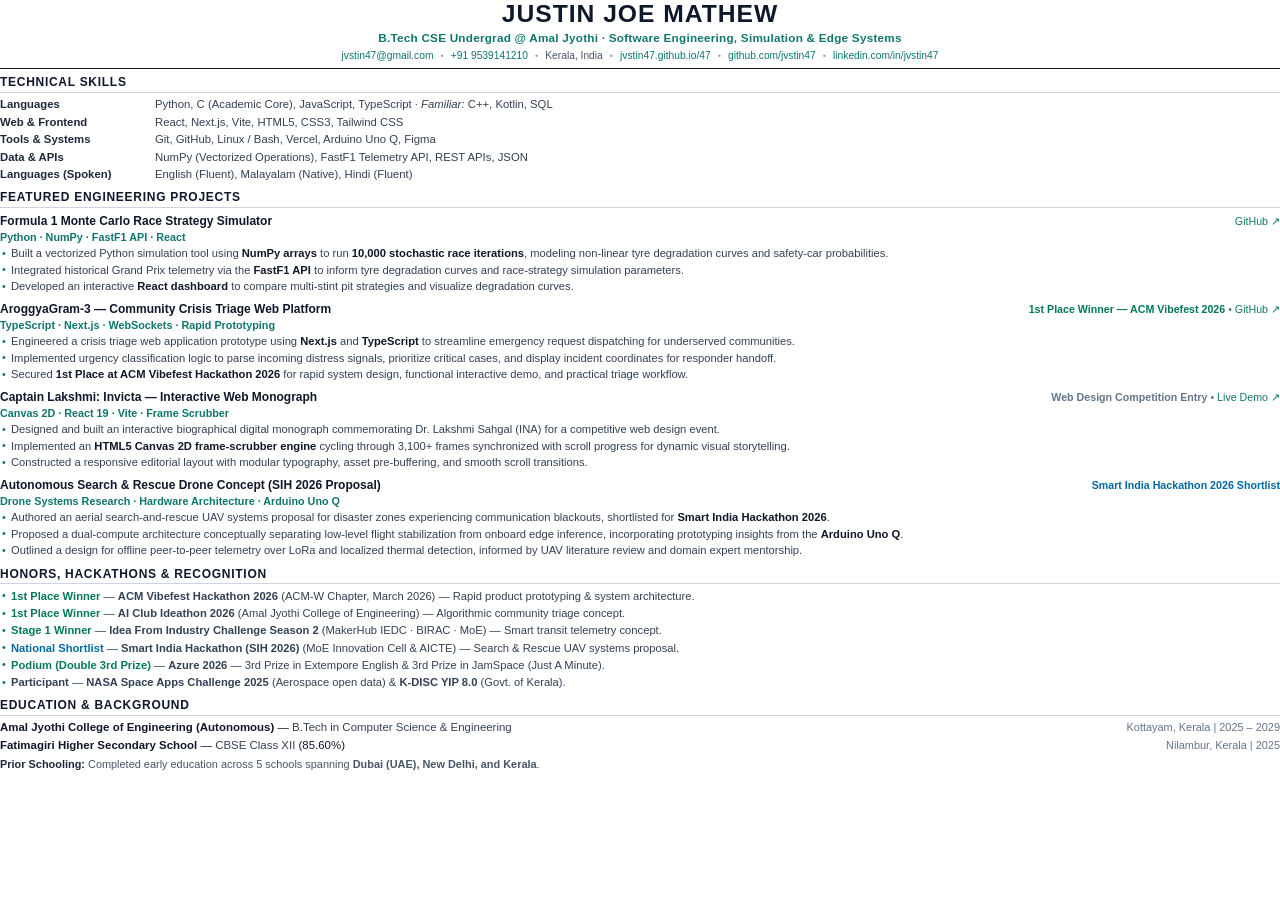
<file: resume-build/resume.html>
<!DOCTYPE html>
<html lang="en">
<head>
  <meta charset="UTF-8">
  <title>Justin Joe Mathew — Resume</title>
  <style>
    @page {
      size: A4;
      margin: 8.5mm 12mm 8.5mm 12mm;
    }

    * {
      box-sizing: border-box;
      margin: 0;
      padding: 0;
    }

    body {
      font-family: -apple-system, BlinkMacSystemFont, "Segoe UI", Roboto, "Helvetica Neue", Arial, sans-serif;
      color: #0f172a;
      background: #ffffff;
      font-size: 8.7pt;
      line-height: 1.34;
      -webkit-font-smoothing: antialiased;
    }

    a {
      color: #0f766e;
      text-decoration: none;
    }

    a:hover {
      text-decoration: underline;
    }

    /* HEADER */
    .header {
      text-align: center;
      padding-bottom: 5px;
      margin-bottom: 5px;
      border-bottom: 1.5px solid #0f172a;
    }

    .name {
      font-size: 18.5pt;
      font-weight: 800;
      letter-spacing: 0.04em;
      color: #0f172a;
      text-transform: uppercase;
      line-height: 1.1;
      margin-bottom: 2.5px;
    }

    .tagline {
      font-size: 8.8pt;
      font-weight: 600;
      color: #0f766e;
      letter-spacing: 0.02em;
      margin-bottom: 4px;
    }

    .contact-bar {
      display: flex;
      justify-content: center;
      align-items: center;
      flex-wrap: nowrap;
      gap: 7px;
      font-size: 7.7pt;
      color: #475569;
    }

    .contact-item {
      display: inline-flex;
      align-items: center;
    }

    .contact-sep {
      color: #94a3b8;
      font-size: 7pt;
    }

    /* SECTION */
    .section {
      margin-bottom: 7.5px;
    }

    .section-title {
      font-size: 9pt;
      font-weight: 800;
      text-transform: uppercase;
      letter-spacing: 0.06em;
      color: #0f172a;
      border-bottom: 1px solid #cbd5e1;
      padding-bottom: 1.5px;
      margin-bottom: 4.5px;
      display: flex;
      align-items: center;
      justify-content: space-between;
    }

    /* SKILLS */
    .skills-grid {
      display: flex;
      flex-direction: column;
      gap: 2.5px;
      font-size: 8.5pt;
    }

    .skill-row {
      display: flex;
      line-height: 1.32;
    }

    .skill-label {
      width: 155px;
      font-weight: 700;
      color: #1e293b;
      flex-shrink: 0;
    }

    .skill-value {
      color: #334155;
      flex-grow: 1;
    }

    /* PROJECTS */
    .project-item {
      margin-bottom: 6.5px;
    }

    .project-item:last-child {
      margin-bottom: 0;
    }

    .project-header {
      display: flex;
      justify-content: space-between;
      align-items: baseline;
      margin-bottom: 1px;
    }

    .project-title {
      font-size: 9pt;
      font-weight: 750;
      color: #0f172a;
    }

    .project-subheader {
      display: flex;
      justify-content: space-between;
      align-items: baseline;
      margin-bottom: 2px;
      font-size: 8.1pt;
    }

    .project-stack {
      font-weight: 600;
      color: #0f766e;
    }

    .project-links {
      font-size: 8pt;
      color: #64748b;
      white-space: nowrap;
    }

    .project-links a {
      color: #0f766e;
      font-weight: 500;
    }

    .bullet-list {
      list-style-type: none;
      padding-left: 0;
    }

    .bullet-list li {
      position: relative;
      padding-left: 11px;
      margin-bottom: 1.5px;
      font-size: 8.4pt;
      color: #334155;
      line-height: 1.34;
    }

    .bullet-list li::before {
      content: "•";
      position: absolute;
      left: 2px;
      top: -0.5px;
      color: #0f766e;
      font-size: 8pt;
    }

    .bullet-list li strong {
      color: #0f172a;
      font-weight: 600;
    }

    /* HONORS */
    .honors-list {
      list-style-type: none;
      padding-left: 0;
      display: flex;
      flex-direction: column;
      gap: 2.5px;
    }

    .honors-list li {
      position: relative;
      padding-left: 11px;
      font-size: 8.4pt;
      color: #334155;
      line-height: 1.32;
    }

    .honors-list li::before {
      content: "•";
      position: absolute;
      left: 2px;
      top: -0.5px;
      color: #0f766e;
      font-size: 8pt;
    }

    .badge-win {
      font-weight: 700;
      color: #047857;
    }

    .badge-shortlist {
      font-weight: 700;
      color: #0369a1;
    }

    /* EDUCATION */
    .edu-item {
      display: flex;
      justify-content: space-between;
      align-items: baseline;
      margin-bottom: 2px;
      font-size: 8.6pt;
    }

    .edu-school {
      font-weight: 700;
      color: #0f172a;
    }

    .edu-degree {
      color: #334155;
      font-weight: 500;
    }

    .edu-meta {
      font-size: 8.2pt;
      color: #64748b;
      white-space: nowrap;
      text-align: right;
    }

    .edu-note {
      margin-top: 3.5px;
      font-size: 8.2pt;
      color: #475569;
      line-height: 1.35;
    }
  </style>
</head>
<body>

  <!-- HEADER -->
  <header class="header">
    <h1 class="name">Justin Joe Mathew</h1>
    <div class="tagline">B.Tech CSE Undergrad @ Amal Jyothi · Software Engineering, Simulation &amp; Edge Systems</div>
    <div class="contact-bar">
      <span class="contact-item"><a href="mailto:jvstin47@gmail.com">jvstin47@gmail.com</a></span>
      <span class="contact-sep">•</span>
      <span class="contact-item"><a href="tel:+919539141210">+91 9539141210</a></span>
      <span class="contact-sep">•</span>
      <span class="contact-item">Kerala, India</span>
      <span class="contact-sep">•</span>
      <span class="contact-item"><a href="https://jvstin47.github.io/47" target="_blank">jvstin47.github.io/47</a></span>
      <span class="contact-sep">•</span>
      <span class="contact-item"><a href="https://github.com/jvstin47" target="_blank">github.com/jvstin47</a></span>
      <span class="contact-sep">•</span>
      <span class="contact-item"><a href="https://linkedin.com/in/jvstin47" target="_blank">linkedin.com/in/jvstin47</a></span>
    </div>
  </header>

  <!-- TECHNICAL SKILLS -->
  <section class="section">
    <h2 class="section-title">Technical Skills</h2>
    <div class="skills-grid">
      <div class="skill-row">
        <span class="skill-label">Languages</span>
        <span class="skill-value">Python, C (Academic Core), JavaScript, TypeScript · <i>Familiar:</i> C++, Kotlin, SQL</span>
      </div>
      <div class="skill-row">
        <span class="skill-label">Web &amp; Frontend</span>
        <span class="skill-value">React, Next.js, Vite, HTML5, CSS3, Tailwind CSS</span>
      </div>
      <div class="skill-row">
        <span class="skill-label">Tools &amp; Systems</span>
        <span class="skill-value">Git, GitHub, Linux / Bash, Vercel, Arduino Uno Q, Figma</span>
      </div>
      <div class="skill-row">
        <span class="skill-label">Data &amp; APIs</span>
        <span class="skill-value">NumPy (Vectorized Operations), FastF1 Telemetry API, REST APIs, JSON</span>
      </div>
      <div class="skill-row">
        <span class="skill-label">Languages (Spoken)</span>
        <span class="skill-value">English (Fluent), Malayalam (Native), Hindi (Fluent)</span>
      </div>
    </div>
  </section>

  <!-- FEATURED ENGINEERING PROJECTS -->
  <section class="section">
    <h2 class="section-title">Featured Engineering Projects</h2>

    <!-- PROJECT 1 -->
    <div class="project-item">
      <div class="project-header">
        <span class="project-title">Formula 1 Monte Carlo Race Strategy Simulator</span>
        <div class="project-links">
          <a href="https://github.com/jvstin47/f1-monte-carlo-race-strategy-simulator" target="_blank">GitHub ↗</a>
        </div>
      </div>
      <div class="project-subheader">
        <span class="project-stack">Python · NumPy · FastF1 API · React</span>
      </div>
      <ul class="bullet-list">
        <li>Built a vectorized Python simulation tool using <strong>NumPy arrays</strong> to run <strong>10,000 stochastic race iterations</strong>, modeling non-linear tyre degradation curves and safety-car probabilities.</li>
        <li>Integrated historical Grand Prix telemetry via the <strong>FastF1 API</strong> to inform tyre degradation curves and race-strategy simulation parameters.</li>
        <li>Developed an interactive <strong>React dashboard</strong> to compare multi-stint pit strategies and visualize degradation curves.</li>
      </ul>
    </div>

    <!-- PROJECT 2 -->
    <div class="project-item">
      <div class="project-header">
        <span class="project-title">AroggyaGram-3 — Community Crisis Triage Web Platform</span>
        <div class="project-links">
          <span style="color:#047857;font-weight:600;">1st Place Winner — ACM Vibefest 2026</span> • 
          <a href="https://github.com/jvstin47/AroggyaGram-3" target="_blank">GitHub ↗</a>
        </div>
      </div>
      <div class="project-subheader">
        <span class="project-stack">TypeScript · Next.js · WebSockets · Rapid Prototyping</span>
      </div>
      <ul class="bullet-list">
        <li>Engineered a crisis triage web application prototype using <strong>Next.js</strong> and <strong>TypeScript</strong> to streamline emergency request dispatching for underserved communities.</li>
        <li>Implemented urgency classification logic to parse incoming distress signals, prioritize critical cases, and display incident coordinates for responder handoff.</li>
        <li>Secured <strong>1st Place at ACM Vibefest Hackathon 2026</strong> for rapid system design, functional interactive demo, and practical triage workflow.</li>
      </ul>
    </div>

    <!-- PROJECT 3 -->
    <div class="project-item">
      <div class="project-header">
        <span class="project-title">Captain Lakshmi: Invicta — Interactive Web Monograph</span>
        <div class="project-links">
          <span style="color:#64748b;font-weight:600;">Web Design Competition Entry</span> • 
          <a href="https://capt-lakshmi.vercel.app" target="_blank">Live Demo ↗</a>
        </div>
      </div>
      <div class="project-subheader">
        <span class="project-stack">Canvas 2D · React 19 · Vite · Frame Scrubber</span>
      </div>
      <ul class="bullet-list">
        <li>Designed and built an interactive biographical digital monograph commemorating Dr. Lakshmi Sahgal (INA) for a competitive web design event.</li>
        <li>Implemented an <strong>HTML5 Canvas 2D frame-scrubber engine</strong> cycling through 3,100+ frames synchronized with scroll progress for dynamic visual storytelling.</li>
        <li>Constructed a responsive editorial layout with modular typography, asset pre-buffering, and smooth scroll transitions.</li>
      </ul>
    </div>

    <!-- PROJECT 4 -->
    <div class="project-item">
      <div class="project-header">
        <span class="project-title">Autonomous Search &amp; Rescue Drone Concept (SIH 2026 Proposal)</span>
        <div class="project-links">
          <span style="color:#0369a1;font-weight:600;">Smart India Hackathon 2026 Shortlist</span>
        </div>
      </div>
      <div class="project-subheader">
        <span class="project-stack">Drone Systems Research · Hardware Architecture · Arduino Uno Q</span>
      </div>
      <ul class="bullet-list">
        <li>Authored an aerial search-and-rescue UAV systems proposal for disaster zones experiencing communication blackouts, shortlisted for <strong>Smart India Hackathon 2026</strong>.</li>
        <li>Proposed a dual-compute architecture conceptually separating low-level flight stabilization from onboard edge inference, incorporating prototyping insights from the <strong>Arduino Uno Q</strong>.</li>
        <li>Outlined a design for offline peer-to-peer telemetry over LoRa and localized thermal detection, informed by UAV literature review and domain expert mentorship.</li>
      </ul>
    </div>
  </section>

  <!-- HONORS, HACKATHONS & RECOGNITION -->
  <section class="section">
    <h2 class="section-title">Honors, Hackathons &amp; Recognition</h2>
    <ul class="honors-list">
      <li><span class="badge-win">1st Place Winner</span> — <strong>ACM Vibefest Hackathon 2026</strong> (ACM-W Chapter, March 2026) — Rapid product prototyping &amp; system architecture.</li>
      <li><span class="badge-win">1st Place Winner</span> — <strong>AI Club Ideathon 2026</strong> (Amal Jyothi College of Engineering) — Algorithmic community triage concept.</li>
      <li><span class="badge-win">Stage 1 Winner</span> — <strong>Idea From Industry Challenge Season 2</strong> (MakerHub IEDC · BIRAC · MoE) — Smart transit telemetry concept.</li>
      <li><span class="badge-shortlist">National Shortlist</span> — <strong>Smart India Hackathon (SIH 2026)</strong> (MoE Innovation Cell &amp; AICTE) — Search &amp; Rescue UAV systems proposal.</li>
      <li><span class="badge-win">Podium (Double 3rd Prize)</span> — <strong>Azure 2026</strong> — 3rd Prize in Extempore English &amp; 3rd Prize in JamSpace (Just A Minute).</li>
      <li><strong>Participant</strong> — <strong>NASA Space Apps Challenge 2025</strong> (Aerospace open data) &amp; <strong>K-DISC YIP 8.0</strong> (Govt. of Kerala).</li>
    </ul>
  </section>

  <!-- EDUCATION & BACKGROUND -->
  <section class="section" style="margin-bottom:0;">
    <h2 class="section-title">Education &amp; Background</h2>
    
    <div class="edu-item">
      <div>
        <span class="edu-school">Amal Jyothi College of Engineering (Autonomous)</span> — <span class="edu-degree">B.Tech in Computer Science &amp; Engineering</span>
      </div>
      <div class="edu-meta">Kottayam, Kerala | 2025 – 2029</div>
    </div>

    <div class="edu-item">
      <div>
        <span class="edu-school">Fatimagiri Higher Secondary School</span> — <span class="edu-degree">CBSE Class XII</span> (85.60%)
      </div>
      <div class="edu-meta">Nilambur, Kerala | 2025</div>
    </div>

    <div class="edu-note">
      <span style="font-weight:600; color:#1e293b;">Prior Schooling:</span> Completed early education across 5 schools spanning <strong>Dubai (UAE), New Delhi, and Kerala</strong>.
    </div>
  </section>

</body>
</html>
</file>
<file: styles.css>
/* ═══════════════════════════════════════════════════════════════
   JUSTIN MATHEW — SHARED DESIGN SYSTEM  v2.0
   Premium Warm Gold palette · Dark-first · .light class for light
   Fonts: DM Serif Display · Libre Baskerville · IBM Plex Mono
   Google Fonts link (add to every <head>):
   https://fonts.googleapis.com/css2?family=DM+Serif+Display:ital@0;1
   &family=Libre+Baskerville:ital,wght@0,400;0,700;1,400
   &family=IBM+Plex+Mono:wght@300;400;500&display=swap
═══════════════════════════════════════════════════════════════ */

/* ──────────────────────────────────────────────────────────────
   DESIGN TOKENS — DARK MODE (Pure Primeval Nature & Pine)
────────────────────────────────────────────────────────────── */
:root {
  /* Backgrounds: Deep Midnight Pine Void (Richer, darker, high contrast) */
  --bg:          #030705;
  --surface:     #08120c;
  --surface-2:   #0d1d13;

  /* Borders: Deep Spruce & Pine Slate */
  --border:      #14271c;
  --border-2:    #0f2016;

  /* Text: Clean Mist & Crisp Mountain Pine (High-Legibility, Zero Murky Grey) */
  --text:        #f4fbf6;              /* Ultra-clean luminous white mist */
  --sub:         #cde2d6;              /* Crisp high-contrast sage mint (8.8:1 contrast against #030705) */
  --faint:       #a3c7b2;              /* Bright legible label pine (6.4:1 contrast) */
  --muted:       #7da88f;              /* Clear meta text (4.8:1 contrast) */

  /* Pure Nature Palette: Deep Pine, Emerald & Alpine Glacier */
  --nature:         #10b981;              /* Primary Accent: Emerald Forest */
  --nature-hi:      #34d399;              /* Hover Accent: Fresh Spring Sprout */
  --nature-dim:     #047857;              /* Deep Pine */
  --nature-glow:    rgba(var(--accent-rgb), 0.16);
  --glacier:        #2dd4bf;              /* Mountain Glacier Teal */
  --sprout:         #4ade80;              /* Morning Sprout */
  --accent-rgb:     16, 185, 129;
  --accent-hi-rgb:  52, 211, 153;
  --accent-dim-rgb: 4, 120, 87;
  --glacier-rgb:    45, 212, 191;
  --sprout-rgb:     74, 222, 128;

  /* Aliases pointing to pure Nature tokens */
  --gold:        var(--nature);
  --gold-hi:     var(--nature-hi);
  --gold-dim:    var(--nature-dim);
  --gold-glow:   var(--nature-glow);

  /* Status colours (Pure Botanical) */
  --thinking:    #2dd4bf;
  --exploring:   #4ade80;
  --building:    #10b981;
  --dropped:     #6b7280;

  /* Fonts */
  --font-display: 'DM Serif Display', Georgia, serif;
  --font-serif:   'Libre Baskerville', Georgia, serif;
  --font-mono:    'IBM Plex Mono', monospace;

  /* Layout */
  --section-gap: 120px;
  --radius:       2px;
  --nav-h:        58px;
  --max-w:        980px;
  --pad-x:        36px;
}

/* ──────────────────────────────────────────────────────────────
   DESIGN TOKENS — LIGHT MODE (High-Contrast Alpine Alabaster & Forest Ink)
────────────────────────────────────────────────────────────── */
html.light {
  /* Backgrounds: Pristine Light Canvas with Crisp White Surfaces */
  --bg:          #f7faf8;              /* Clean, crisp, luminous background */
  --surface:     #ffffff;              /* True crisp white cards for maximum contrast */
  --surface-2:   #edf4ef;              /* Soft secondary surface for insets & chips */

  /* Borders: Defined, crisp boundaries (Strong visible contrast) */
  --border:      #8db89b;
  --border-2:    #76a786;

  /* Text: Deep Carbon Pine (WCAG AAA High Contrast, Zero Pale Washed-Out Ink) */
  --text:        #041209;              /* Maximum dark carbon pine (>17:1 contrast ratio) */
  --sub:         #0a2414;              /* Deep solid pine (>13:1 contrast ratio) */
  --faint:       #143820;              /* Dark legible pine labels (>9:1 contrast ratio) */
  --muted:       #204c2e;              /* Clear metadata (>7:1 contrast ratio) */

  /* High-Contrast Nature Palette */
  --nature:         #047857;              /* Deep vivid emerald */
  --nature-hi:      #065f46;              /* Deep pine evergreen on hover */
  --nature-dim:     #022c22;              /* Deep Ancient Pine */
  --nature-glow:    rgba(var(--accent-rgb), 0.14);
  --glacier:        #0f766e;
  --sprout:         #15803d;
  --accent-rgb:     4, 120, 87;
  --accent-hi-rgb:  6, 95, 70;
  --accent-dim-rgb: 2, 44, 34;
  --glacier-rgb:    15, 118, 110;
  --sprout-rgb:     21, 128, 61;
  --gold:           var(--nature);
  --gold-hi:        var(--nature-hi);
  --gold-dim:       var(--nature-dim);
  --gold-glow:      var(--nature-glow);

  /* Status colours in Light Mode */
  --thinking:    #0284c7;              /* Clear Cerulean Sky */
  --exploring:   #15803d;              /* Rich Leaf Green */
  --building:    #047857;              /* Deep Pine Emerald */
  --dropped:     #4b5563;              /* Deep Steel Grey */
}

/* ──────────────────────────────────────────────────────────────
   RESET
────────────────────────────────────────────────────────────── */
*, *::before, *::after { box-sizing: border-box; margin: 0; padding: 0; }
html                   { scroll-behavior: smooth; overflow-x: hidden; }
img                    { max-width: 100%; height: auto; }

/* ──────────────────────────────────────────────────────────────
   BASE BODY
────────────────────────────────────────────────────────────── */
body {
  background:  var(--bg);
  color:       var(--text);
  font-family: var(--font-mono);
  font-size:   14px;
  line-height: 1.6;
  min-height:  100vh;
  overflow-x:  hidden;
  transition:  background 0.35s, color 0.35s;
}

a { color: inherit; text-decoration: none; }

/* ── Dot-grid global background ── */
body::before {
  content: '';
  position: fixed;
  inset: 0;
  background-image: radial-gradient(circle, #102416 1.1px, transparent 1.1px);
  background-size: 28px 28px;
  opacity: 0.35;
  pointer-events: none;
  z-index: 0;
}

body.light::before {
  background-image: radial-gradient(circle, #bcd1c1 1px, transparent 1px);
  opacity: 0.30;
}

/* ── Ambient nature glow at top ── */
body::after {
  content: '';
  position: fixed;
  top: -20vh;
  left: 50%;
  transform: translateX(-50%);
  width: 70vw;
  height: 55vh;
  background: radial-gradient(ellipse at center, var(--gold-glow) 0%, transparent 70%);
  pointer-events: none;
  z-index: 0;
}

/* ──────────────────────────────────────────────────────────────
   LAYOUT HELPERS
────────────────────────────────────────────────────────────── */
.wrap {
  position: relative;
  z-index: 1;
  max-width: var(--max-w);
  margin: 0 auto;
  padding: 0 var(--pad-x);
}

section { padding: var(--section-gap) 0; }

/* ──────────────────────────────────────────────────────────────
   NAVIGATION
────────────────────────────────────────────────────────────── */
nav.site-nav,
body > nav {
  position: fixed;
  top: 0; left: 0; right: 0;
  z-index: 200;
  border-bottom: 1px solid var(--border);
  background: rgba(3, 7, 5, 0.90);
  backdrop-filter: blur(16px);
  -webkit-backdrop-filter: blur(16px);
  transition: background 0.35s, border-color 0.35s;
}

body.light nav.site-nav,
body.light body > nav {
  background: rgba(247, 250, 248, 0.95);
  border-bottom: 1px solid var(--border);
}

.nav-inner {
  max-width: 1200px;
  margin: 0 auto;
  padding: 0 var(--pad-x);
  height: var(--nav-h);
  display: flex;
  align-items: center;
  justify-content: space-between;
  gap: 12px;
  flex-wrap: nowrap;
}

.nav-logo {
  font-family: var(--font-display);
  font-size: 19px;
  color: var(--gold);
  letter-spacing: 0.01em;
  flex-shrink: 0;
  transition: color 0.2s;
  white-space: nowrap;
}

.nav-logo:hover { color: var(--gold-hi); }

.nav-links {
  display: flex;
  gap: 18px;
  list-style: none;
  align-items: center;
  flex-wrap: nowrap;
  white-space: nowrap;
}

.nav-links li {
  white-space: nowrap;
}

.nav-links a {
  color: var(--sub);
  font-family: var(--font-mono);
  font-size: 11px;
  letter-spacing: 0.08em;
  text-transform: uppercase;
  transition: color 0.2s;
  white-space: nowrap;
  display: inline-block;
}

.nav-links a:hover,
.nav-links a.active { color: var(--gold); }

/* Theme toggle button */
#theme-btn {
  background: none;
  border: 1px solid var(--border);
  color: var(--text);
  font-size: 14px;
  width: 34px;
  height: 34px;
  cursor: pointer;
  border-radius: 50%;
  display: flex;
  align-items: center;
  justify-content: center;
  flex-shrink: 0;
  transition: border-color 0.25s, transform 0.25s, color 0.25s;
}

#theme-btn:hover {
  border-color: var(--gold);
  color: var(--gold);
  transform: rotate(20deg);
}

/* ──────────────────────────────────────────────────────────────
   BUTTONS
────────────────────────────────────────────────────────────── */
.btn {
  display: inline-flex;
  align-items: center;
  gap: 8px;
  padding: 12px 26px;
  font-family: var(--font-mono);
  font-size: 11px;
  letter-spacing: 0.1em;
  text-transform: uppercase;
  cursor: pointer;
  border: none;
  border-radius: var(--radius);
  transition: all 0.22s;
}

.btn svg { width: 14px; height: 14px; flex-shrink: 0; }

/* Filled primary (Nature Emerald) */
.btn-primary {
  background: var(--nature);
  color: #021208;
  font-weight: 700;
  border: 1.5px solid var(--nature);
  box-shadow: 0 4px 18px rgba(var(--accent-rgb), 0.35);
}

body.light .btn-primary {
  background: var(--nature-dim);
  color: #ffffff;
  font-weight: 700;
  border: 1.5px solid var(--nature-dim);
  box-shadow: 0 4px 16px rgba(var(--accent-dim-rgb), 0.3);
}

.btn-primary:hover {
  background: var(--nature-hi);
  border-color: var(--nature-hi);
  color: #021208;
  transform: translateY(-2px);
  box-shadow: 0 8px 24px rgba(var(--accent-rgb), 0.45);
}

body.light .btn-primary:hover {
  background: #065f46;
  border-color: #065f46;
  color: #ffffff;
  box-shadow: 0 8px 24px rgba(var(--accent-dim-rgb), 0.35);
}

/* Ghost with border */
.btn-ghost {
  background: rgba(255, 255, 255, 0.05);
  border: 1.5px solid rgba(255, 255, 255, 0.28);
  color: #f4fbf6;
  font-weight: 600;
}

.btn-ghost:hover {
  background: rgba(var(--accent-rgb), 0.12);
  border-color: var(--nature);
  color: var(--nature-hi);
  transform: translateY(-2px);
  box-shadow: 0 6px 20px rgba(var(--accent-rgb), 0.25);
}

body.light .btn-ghost {
  border: 1.5px solid #06150b;
  color: #041209;
  background: #ffffff;
  font-weight: 700;
  box-shadow: 0 2px 8px rgba(0, 0, 0, 0.06);
}

body.light .btn-ghost:hover {
  border-color: var(--nature-dim);
  color: #ffffff;
  background: var(--nature-dim);
  transform: translateY(-2px);
  box-shadow: 0 6px 20px rgba(var(--accent-dim-rgb), 0.25);
}

/* Outlined nature */
.btn-outline {
  background: transparent;
  border: 1.5px solid var(--nature);
  color: var(--nature);
  font-weight: 600;
}

.btn-outline:hover {
  background: var(--nature);
  color: #021208;
  font-weight: 700;
}

body.light .btn-outline {
  border: 1.5px solid var(--nature-dim);
  color: var(--nature-dim);
  font-weight: 700;
  background: #ffffff;
}

body.light .btn-outline:hover {
  background: var(--nature-dim);
  color: #ffffff;
}

/* Terminal button */
.btn-terminal {
  background: rgba(var(--accent-rgb), 0.14);
  border: 1.5px solid rgba(var(--accent-rgb), 0.55);
  color: var(--nature-hi);
  font-weight: 700;
}

body.light .btn-terminal {
  background: #e6f6ec;
  border: 1.5px solid var(--nature-dim);
  color: var(--nature-dim);
  font-weight: 700;
  box-shadow: 0 2px 10px rgba(var(--accent-dim-rgb), 0.15);
}

.btn-terminal:hover {
  background: rgba(var(--accent-rgb), 0.24);
  border-color: var(--nature-hi);
  color: #ffffff;
  transform: translateY(-2px);
  box-shadow: 0 6px 20px rgba(var(--accent-rgb), 0.35);
}

body.light .btn-terminal:hover {
  background: var(--nature-dim);
  border-color: var(--nature-dim);
  color: #ffffff;
  transform: translateY(-2px);
  box-shadow: 0 6px 20px rgba(var(--accent-dim-rgb), 0.3);
}

.terminal-dot {
  display: inline-block;
  width: 7px;
  height: 7px;
  border-radius: 50%;
  background: var(--nature);
  margin-right: 6px;
  animation: pulse 2s infinite;
}

/* ──────────────────────────────────────────────────────────────
   TYPOGRAPHY UTILITIES
────────────────────────────────────────────────────────────── */
.section-label {
  display: flex;
  align-items: center;
  gap: 8px;
  font-family: var(--font-mono);
  font-size: 11px;
  font-weight: 500;
  letter-spacing: 0.12em;
  text-transform: uppercase;
  color: var(--gold);
  margin-bottom: 12px;
  width: fit-content;
}

.section-label::before {
  content: '';
  display: inline-block;
  width: 6px;
  height: 6px;
  border-radius: 50%;
  background: var(--gold);
  box-shadow: 0 0 6px var(--gold);
  flex-shrink: 0;
}

body.light .section-label {
  color: var(--nature-dim);
  font-weight: 600;
}

body.light .section-label::before {
  background: var(--nature-dim);
  box-shadow: 0 0 6px rgba(var(--accent-dim-rgb), 0.4);
}

.section-title {
  display: block;
  width: 100%;
  font-family: var(--font-display);
  font-size: clamp(34px, 5vw, 58px);
  font-weight: 400;
  line-height: 1.06;
  letter-spacing: -0.01em;
  color: var(--text);
  margin-bottom: 14px;
}

.section-title em {
  font-style: italic;
  color: var(--gold);
}

.section-subtitle {
  font-family: var(--font-serif);
  font-size: 15px;
  line-height: 1.8;
  color: var(--sub);
  max-width: 520px;
}

/* Blinking cursor */
.cursor {
  display: inline-block;
  width: 3px;
  height: 0.75em;
  background: var(--gold);
  vertical-align: middle;
  margin-left: 4px;
  animation: blink 1.1s step-end infinite;
}

/* ──────────────────────────────────────────────────────────────
   STATUS PILLS (Ideas Lab / Portfolio)
────────────────────────────────────────────────────────────── */
.status-tag {
  display: inline-flex;
  align-items: center;
  gap: 5px;
  padding: 3px 10px;
  border-radius: var(--radius);
  font-size: 10px;
  font-family: var(--font-mono);
  letter-spacing: 0.1em;
  text-transform: uppercase;
  flex-shrink: 0;
}

.status-tag::before {
  content: '';
  width: 5px;
  height: 5px;
  border-radius: 50%;
  background: currentColor;
}

.status-thinking  { background: rgba(110, 173, 212, 0.12); color: var(--thinking); }
.status-exploring { background: rgba(184, 150, 232, 0.12); color: var(--exploring); }
.status-building  { background: rgba(95, 212, 160, 0.12);  color: var(--building); }
.status-dropped   { background: rgba(196, 116, 116, 0.12); color: var(--dropped); }

/* ──────────────────────────────────────────────────────────────
   FORM ELEMENTS
────────────────────────────────────────────────────────────── */
label {
  font-size: 10px;
  letter-spacing: 0.12em;
  text-transform: uppercase;
  color: var(--faint);
}

input, textarea, select {
  background: var(--surface);
  border: 1px solid var(--border);
  color: var(--text);
  font-family: var(--font-mono);
  font-size: 13px;
  padding: 12px 14px;
  width: 100%;
  outline: none;
  border-radius: var(--radius);
  transition: border-color 0.22s, box-shadow 0.22s;
  appearance: none;
  -webkit-appearance: none;
  caret-color: var(--gold);
}

input::placeholder,
textarea::placeholder { color: var(--muted); }

input:focus,
textarea:focus,
select:focus {
  border-color: var(--gold);
  box-shadow: 0 0 0 3px var(--gold-glow);
}

textarea { resize: vertical; min-height: 120px; }

select {
  cursor: pointer;
  background-image: url("data:image/svg+xml,%3Csvg xmlns='http://www.w3.org/2000/svg' width='10' height='6'%3E%3Cpath d='M0 0l5 6 5-6z' fill='%238c8983'/%3E%3C/svg%3E");
  background-repeat: no-repeat;
  background-position: right 14px center;
  padding-right: 36px;
}

/* ──────────────────────────────────────────────────────────────
   KEYFRAMES
────────────────────────────────────────────────────────────── */
@keyframes fadeUp {
  from { opacity: 0; transform: translateY(20px); }
  to   { opacity: 1; transform: translateY(0); }
}

@keyframes pulse {
  0%, 100% { opacity: 1;   transform: scale(1); }
  50%       { opacity: 0.5; transform: scale(0.7); }
}

@keyframes blink {
  50% { opacity: 0; }
}

@keyframes scrollDrop {
  0%, 100% { opacity: 0.3; }
  50%       { opacity: 1; }
}

@keyframes sweepLine {
  0%,100% { width: 52px; opacity: 0.5; }
  50%     { width: 72px; opacity: 1; }
}

/* ── Staggered hero entry ── */
.anim { opacity: 0; animation: fadeUp 0.5s ease forwards; }
.anim-1 { animation-delay: 0.05s; }
.anim-2 { animation-delay: 0.12s; }
.anim-3 { animation-delay: 0.19s; }
.anim-4 { animation-delay: 0.26s; }
.anim-5 { animation-delay: 0.33s; }
.anim-6 { animation-delay: 0.40s; }
.anim-7 { animation-delay: 0.47s; }
.anim-8 { animation-delay: 0.54s; }

/* ── Scroll-triggered reveal ── */
.reveal {
  opacity: 0;
  transform: translateY(22px);
  transition: opacity 0.55s ease, transform 0.55s ease;
}

.reveal.visible      { opacity: 1; transform: translateY(0); }
.reveal-d1           { transition-delay: 0.05s; }
.reveal-d2           { transition-delay: 0.12s; }
.reveal-d3           { transition-delay: 0.19s; }
.reveal-d4           { transition-delay: 0.26s; }
.reveal-d5           { transition-delay: 0.33s; }

/* ──────────────────────────────────────────────────────────────
   SITE FOOTER
────────────────────────────────────────────────────────────── */
.site-footer {
  border-top: 1px solid var(--border);
  padding: 48px 0 32px;
  position: relative;
  z-index: 1;
  background: var(--bg);
  transition: background 0.35s;
}

.footer-inner {
  max-width: var(--max-w);
  margin: 0 auto;
  padding: 0 var(--pad-x);
  display: grid;
  grid-template-columns: 1.5fr 1fr 1fr auto;
  align-items: start;
  gap: 32px;
}

.footer-left {
  display: flex;
  flex-direction: column;
  align-items: flex-start;
  gap: 8px;
}

.footer-logo {
  font-family: var(--font-display);
  font-size: 20px;
  color: var(--gold);
  letter-spacing: 0.01em;
}

.footer-tagline {
  font-size: 12.5px;
  line-height: 1.6;
  color: var(--sub);
  max-width: 320px;
}

.footer-copy {
  font-family: var(--font-mono);
  font-size: 10.5px;
  color: var(--muted);
  letter-spacing: 0.04em;
  margin-top: 4px;
}

.footer-col {
  display: flex;
  flex-direction: column;
  gap: 10px;
}

.footer-col-title {
  font-family: var(--font-mono);
  font-size: 10px;
  font-weight: 600;
  letter-spacing: 0.12em;
  text-transform: uppercase;
  color: var(--nature);
  margin-bottom: 2px;
}

.footer-nav {
  display: flex;
  flex-direction: column;
  gap: 8px;
}

.footer-nav a {
  font-family: var(--font-mono);
  font-size: 11.5px;
  color: var(--faint);
  letter-spacing: 0.04em;
  transition: color 0.2s, transform 0.2s;
  display: inline-flex;
  align-items: center;
  gap: 4px;
}

.footer-nav a:hover {
  color: var(--gold);
  transform: translateX(2px);
}

.back-top {
  font-family: var(--font-mono);
  font-size: 11px;
  color: var(--faint);
  letter-spacing: 0.08em;
  text-transform: uppercase;
  transition: color 0.2s, border-color 0.2s;
  display: inline-flex;
  align-items: center;
  gap: 6px;
  padding: 8px 12px;
  border: 1px solid var(--border);
  border-radius: 6px;
  background: var(--surface);
  justify-self: end;
}

.back-top:hover {
  color: var(--gold);
  border-color: var(--gold);
}

@media (max-width: 780px) {
  .footer-inner {
    grid-template-columns: 1fr 1fr;
    gap: 28px 20px;
  }
  .footer-left {
    grid-column: 1 / -1;
  }
  .back-top {
    grid-column: 1 / -1;
    justify-self: start;
  }
}

/* ──────────────────────────────────────────────────────────────
   SCROLLBAR
────────────────────────────────────────────────────────────── */
::-webkit-scrollbar        { width: 3px; }
::-webkit-scrollbar-track  { background: var(--bg); }
::-webkit-scrollbar-thumb  { background: var(--gold-dim); }
::-webkit-scrollbar-thumb:hover { background: var(--gold); }

/* ──────────────────────────────────────────────────────────────
   RESPONSIVE GLOBALS & ULTRA-WIDE / LANDSCAPE OPTIMIZATIONS
────────────────────────────────────────────────────────────── */
.nav-hamburger {
  display: none;
  background: none;
  border: 1px solid var(--border);
  color: var(--text);
  padding: 6px 10px;
  font-size: 16px;
  cursor: pointer;
  border-radius: var(--radius);
  line-height: 1;
  transition: border-color 0.2s, color 0.2s;
}

.nav-hamburger:hover {
  border-color: var(--gold);
  color: var(--gold);
}

/* Wide Desktop Screens (1280px+) */
@media (min-width: 1280px) {
  :root {
    --max-w: 1220px;
    --pad-x: 48px;
    --section-gap: 140px;
  }
  .nav-inner {
    max-width: 1320px;
  }
}

/* Ultra-Wide Monitors & Landscape Displays (1600px+) */
@media (min-width: 1600px) {
  :root {
    --max-w: 1420px;
    --pad-x: 64px;
    --section-gap: 160px;
  }
  .nav-inner {
    max-width: 1540px;
  }
  body {
    font-size: 15px;
  }
}

/* 4K & Extreme Ultrawide Displays (2000px+) */
@media (min-width: 2000px) {
  :root {
    --max-w: 1680px;
    --pad-x: 80px;
  }
  .nav-inner {
    max-width: 1800px;
  }
}

@media (max-width: 1020px) {
  :root { --section-gap: 80px; --pad-x: 20px; }
  .nav-hamburger { display: block; }
  .nav-links {
    display: none;
    position: fixed;
    top: var(--nav-h);
    left: 0;
    right: 0;
    background: rgba(6, 18, 11, 0.96);
    backdrop-filter: blur(24px);
    -webkit-backdrop-filter: blur(24px);
    border-bottom: 1.5px solid rgba(var(--accent-rgb), 0.35);
    flex-direction: column;
    padding: 20px 20px calc(24px + env(safe-area-inset-bottom, 0px));
    gap: 4px;
    box-shadow: 0 20px 48px rgba(0,0,0,0.7);
    max-height: calc(100vh - var(--nav-h));
    overflow-y: auto;
    z-index: 9999;
  }
  body.light .nav-links {
    background: rgba(255, 255, 255, 0.98);
    border-bottom-color: rgba(var(--accent-rgb), 0.35);
    box-shadow: 0 20px 48px rgba(0,0,0,0.12);
  }
  .nav-links.open {
    display: flex;
    animation: mobileNavSlideIn 0.22s cubic-bezier(0.16, 1, 0.3, 1) forwards;
  }
  .nav-links li {
    width: 100%;
  }
  .nav-links a {
    display: block;
    padding: 12px 14px;
    font-size: 15px;
    font-weight: 500;
    border-radius: 6px;
    transition: background 0.18s, color 0.18s;
  }
  .nav-links a:active,
  .nav-links a.active {
    background: rgba(var(--accent-rgb), 0.12);
    color: var(--nature);
  }
}

@keyframes mobileNavSlideIn {
  from {
    opacity: 0;
    transform: translateY(-8px);
  }
  to {
    opacity: 1;
    transform: translateY(0);
  }
}

/* ──────────────────────────────────────────────────────────────
   CERTIFICATE LIGHTBOX MODAL
────────────────────────────────────────────────────────────── */
.cert-modal {
  display: none;
  position: fixed;
  inset: 0;
  z-index: 9999;
  background: rgba(8, 8, 7, 0.88);
  backdrop-filter: blur(12px);
  -webkit-backdrop-filter: blur(12px);
  align-items: center;
  justify-content: center;
  padding: 24px;
  opacity: 0;
  transition: opacity 0.25s ease;
}

.cert-modal.active {
  display: flex;
  opacity: 1;
}

.cert-modal-dialog {
  position: relative;
  max-width: 860px;
  width: 100%;
  background: var(--surface);
  border: 1px solid var(--border);
  border-radius: var(--radius);
  overflow: hidden;
  box-shadow: 0 24px 60px rgba(0,0,0,0.6);
  transform: scale(0.96);
  transition: transform 0.25s ease;
}

.cert-modal.active .cert-modal-dialog {
  transform: scale(1);
}

.cert-modal-header {
  display: flex;
  align-items: center;
  justify-content: space-between;
  padding: 14px 20px;
  border-bottom: 1px solid var(--border-2);
  background: var(--surface-2);
}

.cert-modal-title {
  font-family: var(--font-display);
  font-size: 16px;
  color: var(--text);
}

.cert-modal-close {
  background: none;
  border: 1px solid var(--border);
  color: var(--sub);
  width: 28px;
  height: 28px;
  border-radius: 50%;
  display: flex;
  align-items: center;
  justify-content: center;
  cursor: pointer;
  font-size: 14px;
  transition: all 0.2s;
}

.cert-modal-close:hover {
  border-color: var(--gold);
  color: var(--gold);
}

.cert-modal-body {
  padding: 16px;
  display: flex;
  align-items: center;
  justify-content: center;
  background: #000;
  max-height: 80vh;
  overflow: auto;
}

.cert-modal-img {
  max-width: 100%;
  max-height: 72vh;
  object-fit: contain;
  border-radius: 2px;
}

/* ──────────────────────────────────────────────────────────────
   INTERACTIVE TECH CONSOLE / TERMINAL DRAWER
────────────────────────────────────────────────────────────── */
.tech-terminal-trigger {
  display: inline-flex;
  align-items: center;
  gap: 8px;
  background: rgba(var(--glacier-rgb), 0.08);
  border: 1px solid rgba(var(--glacier-rgb), 0.3);
  color: var(--gold);
  font-family: var(--font-mono);
  font-size: 11px;
  padding: 6px 14px;
  border-radius: 20px;
  cursor: pointer;
  transition: all 0.2s ease;
  position: relative;
  z-index: 10;
}

.tech-terminal-trigger:hover {
  background: rgba(var(--glacier-rgb), 0.16);
  border-color: var(--gold);
  box-shadow: 0 0 14px rgba(var(--glacier-rgb), 0.25);
}

body.light .tech-terminal-trigger {
  background: rgba(13, 148, 136, 0.08);
  border: 1px solid rgba(13, 148, 136, 0.4);
  color: var(--nature-dim);
  font-weight: 500;
}

body.light .tech-terminal-trigger:hover {
  background: rgba(13, 148, 136, 0.16);
  border-color: #064e3b;
  color: #064e3b;
}

.tech-terminal-modal {
  display: none;
  position: fixed;
  inset: 0;
  background: rgba(10, 10, 8, 0.88);
  backdrop-filter: blur(14px);
  -webkit-backdrop-filter: blur(14px);
  z-index: 10000;
  align-items: center;
  justify-content: center;
  padding: 20px;
}

.tech-terminal-modal.active {
  display: flex;
}

.tech-terminal-box {
  background: #080d0b;
  border: 1px solid rgba(var(--glacier-rgb), 0.4);
  box-shadow: 0 25px 70px rgba(0, 0, 0, 0.85), 0 0 35px rgba(var(--glacier-rgb), 0.12);
  border-radius: 8px;
  width: 100%;
  max-width: 920px;
  overflow: hidden;
  font-family: var(--font-mono);
  transition: all 0.25s ease;
  position: relative;
}

@media (min-width: 1400px) {
  .tech-terminal-box {
    max-width: 1080px;
  }
}

.tech-terminal-box.maximized {
  max-width: 96vw;
  height: 90vh;
}

.tech-terminal-box.maximized .tech-terminal-body {
  max-height: calc(90vh - 46px);
}

.tech-terminal-topbar {
  background: #0d1512;
  padding: 10px 16px;
  display: flex;
  align-items: center;
  justify-content: space-between;
  border-bottom: 1px solid rgba(var(--glacier-rgb), 0.15);
  user-select: none;
}

.tech-terminal-dots {
  display: flex;
  gap: 8px;
}

.tech-term-dot {
  width: 12px;
  height: 12px;
  border-radius: 50%;
  display: inline-flex;
  align-items: center;
  justify-content: center;
  cursor: pointer;
  font-size: 8px;
  color: transparent;
  transition: transform 0.15s, opacity 0.15s;
}

.tech-term-dot:hover {
  transform: scale(1.1);
  color: rgba(0, 0, 0, 0.6);
}

.tech-term-dot.red { background: #ff5f56; border: 1px solid #e0443e; }
.tech-term-dot.yellow { background: #ffbd2e; border: 1px solid #dea123; }
.tech-term-dot.green { background: #27c93f; border: 1px solid #1aab29; }

.tech-terminal-title,
body.light .tech-terminal-title {
  color: #cbd5e1 !important;
  font-size: 11px;
  letter-spacing: 0.08em;
  display: flex;
  align-items: center;
  gap: 8px;
}

.tech-terminal-body,
body.light .tech-terminal-body {
  padding: 20px 22px;
  max-height: 520px;
  overflow-y: auto;
  color: #e2e8f0 !important;
  font-size: 12.5px;
  line-height: 1.65;
}

.tech-terminal-output {
  margin-bottom: 14px;
}

.tech-terminal-prompt-line {
  display: flex;
  align-items: center;
  gap: 8px;
  padding: 4px 0;
  background: transparent;
}

.tech-prompt-symbol {
  color: var(--glacier);
  font-weight: 600;
  white-space: nowrap;
  flex-shrink: 0;
}

.tech-terminal-input,
input.tech-terminal-input,
body.light .tech-terminal-input {
  background: transparent !important;
  border: none !important;
  outline: none !important;
  box-shadow: none !important;
  padding: 0 !important;
  margin: 0 !important;
  color: #f0fdf4 !important;
  font-family: var(--font-mono) !important;
  font-size: 13px !important;
  line-height: 1.5 !important;
  width: 100% !important;
  caret-color: var(--glacier) !important;
}

.tech-terminal-input::placeholder,
body.light .tech-terminal-input::placeholder {
  color: rgba(255, 255, 255, 0.45) !important;
}

.tech-terminal-input:focus,
input.tech-terminal-input:focus {
  border: none !important;
  box-shadow: none !important;
  outline: none !important;
}

.system-spec-badge,
body.light .system-spec-badge {
  display: inline-flex;
  align-items: center;
  gap: 5px;
  background: rgba(var(--glacier-rgb), 0.08) !important;
  border: 1px solid rgba(var(--glacier-rgb), 0.35) !important;
  padding: 3px 8px;
  border-radius: 3px;
  font-size: 10.5px;
  color: #a7f3d0 !important;
  font-family: var(--font-mono);
}

/* Force light mode terminal child elements to never inherit dark-on-dark body colors */
body.light .tech-terminal-box [style*="color:var(--sub)"],
body.light .tech-terminal-box div[style*="color:var(--sub)"],
body.light .tech-terminal-box span[style*="color:var(--sub)"] {
  color: #cbd5e1 !important;
}

body.light .tech-terminal-box [style*="color:var(--faint)"],
body.light .tech-terminal-box div[style*="color:var(--faint)"],
body.light .tech-terminal-box span[style*="color:var(--faint)"] {
  color: #94a3b8 !important;
}

body.light .tech-terminal-box [style*="color:var(--nature)"],
body.light .tech-terminal-box div[style*="color:var(--nature)"],
body.light .tech-terminal-box span[style*="color:var(--nature)"],
body.light .tech-terminal-box a[style*="color:var(--nature)"] {
  color: var(--nature-hi) !important;
}

body.light .tech-terminal-box a {
  color: var(--glacier) !important;
}

/* ──────────────────────────────────────────────────────────────
   TERMINAL VIEWER VIEWPORT (Integrated Code / Markdown Viewer)
────────────────────────────────────────────────────────────── */
.term-viewport-overlay {
  display: none;
  position: absolute;
  inset: 0;
  background: rgba(4, 9, 7, 0.98) !important;
  backdrop-filter: blur(14px);
  -webkit-backdrop-filter: blur(14px);
  z-index: 10;
  flex-direction: column;
  animation: termFadeIn 0.2s cubic-bezier(0.16, 1, 0.3, 1);
}

.term-viewport-overlay.active {
  display: flex;
}

@keyframes termFadeIn {
  from { opacity: 0; transform: translateY(6px); }
  to { opacity: 1; transform: translateY(0); }
}

.term-viewport-header {
  background: #0d1713 !important;
  border-bottom: 1px solid rgba(var(--glacier-rgb), 0.25) !important;
  padding: 10px 16px;
  display: flex;
  align-items: center;
  justify-content: space-between;
  gap: 12px;
}

.term-viewport-title-wrap {
  display: flex;
  align-items: center;
  gap: 10px;
  font-size: 12px;
  color: #f0f7f2;
}

.term-viewport-filename {
  color: var(--nature-hi) !important;
  font-weight: 600;
  letter-spacing: 0.04em;
}

.term-viewport-meta,
body.light .term-viewport-meta {
  color: #94a3b8 !important;
  font-size: 11px;
}

.term-viewport-actions {
  display: flex;
  align-items: center;
  gap: 8px;
}

.term-viewport-btn,
body.light .term-viewport-btn {
  background: rgba(255, 255, 255, 0.08) !important;
  border: 1px solid rgba(var(--glacier-rgb), 0.35) !important;
  color: #e2e8f0 !important;
  font-family: var(--font-mono);
  font-size: 11px;
  padding: 4px 10px;
  border-radius: 3px;
  cursor: pointer;
  transition: all 0.18s;
  display: inline-flex;
  align-items: center;
  gap: 6px;
}

.term-viewport-btn:hover,
body.light .term-viewport-btn:hover {
  background: rgba(var(--accent-rgb), 0.25) !important;
  color: #ffffff !important;
  border-color: var(--nature-hi) !important;
}

.term-viewport-btn.close {
  background: rgba(239, 68, 68, 0.15);
  border-color: rgba(239, 68, 68, 0.4);
  color: #fca5a5;
}

.term-viewport-btn.close:hover {
  background: #ef4444;
  color: #fff;
}

.term-viewport-content {
  flex: 1;
  overflow-y: auto;
  padding: 24px 28px;
  font-family: var(--font-mono);
  font-size: 13px;
  line-height: 1.7;
  color: #d1e3d7;
  user-select: text;
}

.term-viewport-content pre {
  margin: 0;
  white-space: pre-wrap;
  word-break: break-word;
  font-family: inherit;
  font-size: inherit;
  color: inherit;
}

.term-viewport-content h1, 
.term-viewport-content h2, 
.term-viewport-content h3 {
  color: #ffffff;
  font-family: var(--font-display);
  font-weight: 400;
  margin: 18px 0 10px;
  letter-spacing: 0.02em;
}

.term-viewport-content h1 { font-size: 22px; color: var(--nature); border-bottom: 1px solid rgba(var(--glacier-rgb),0.2); padding-bottom: 8px; }
.term-viewport-content h2 { font-size: 18px; color: var(--nature-hi); margin-top: 24px; }
.term-viewport-content h3 { font-size: 15px; color: var(--glacier); }

.term-viewport-content p {
  margin: 8px 0;
  color: #c7ded0;
}

.term-viewport-content ul, 
.term-viewport-content ol {
  margin: 8px 0 16px 20px;
}

.term-viewport-content li {
  margin: 4px 0;
  color: #d1e3d7;
}

.term-viewport-content strong {
  color: #ffffff;
  font-weight: 600;
}

.term-viewport-content code {
  background: rgba(var(--accent-rgb), 0.14);
  color: var(--nature-hi);
  padding: 2px 6px;
  border-radius: 3px;
  font-size: 12px;
}

.term-viewport-content a {
  color: var(--nature);
  text-decoration: underline;
  text-underline-offset: 3px;
}

.term-viewport-content a:hover {
  color: var(--nature-hi);
}

.term-viewport-footer {
  background: #08120c;
  border-top: 1px solid rgba(var(--glacier-rgb), 0.15);
  padding: 8px 16px;
  display: flex;
  align-items: center;
  justify-content: space-between;
  font-size: 11px;
  color: var(--faint);
}

/* ──────────────────────────────────────────────────────────────
   INTERACTIVE PRISM & CHROMATIC ABERRATION DESIGN SYSTEM
────────────────────────────────────────────────────────────── */
.prism-canvas-container {
  position: absolute;
  inset: 0;
  pointer-events: none;
  z-index: 0;
  overflow: hidden;
  opacity: 1.0;
}

.prism-canvas {
  width: 100%;
  height: 100%;
  display: block;
}

/* Perspective container for realistic 3D glass tilt */
.prism-perspective-wrap {
  perspective: 1200px;
}

/* Prism Card with multi-layered glassmorphism, dynamic spotlight and chromatic edge */
.prism-card,
.project-card.prism-card {
  --mouse-x: 50%;
  --mouse-y: 50%;
  --tilt-x: 0deg;
  --tilt-y: 0deg;
  --chroma-offset: 3px;
  position: relative;
  background: rgba(6, 14, 9, 0.94) !important;
  backdrop-filter: blur(24px) saturate(200%) !important;
  -webkit-backdrop-filter: blur(24px) saturate(200%) !important;
  border: 1px solid rgba(var(--accent-rgb), 0.28) !important;
  box-shadow: 
    0 22px 50px -10px rgba(0, 0, 0, 0.9),
    0 0 28px rgba(var(--accent-rgb), 0.08),
    inset 0 1px 0 rgba(255, 255, 255, 0.12),
    inset 0 -1px 0 rgba(0, 0, 0, 0.8);
  transform-style: preserve-3d;
  transform: perspective(1000px) rotateX(var(--tilt-x)) rotateY(var(--tilt-y)) !important;
  transition: transform 0.12s cubic-bezier(0.2, 0, 0.2, 1), border-color 0.25s, box-shadow 0.25s;
  overflow: visible;
}

body.light .prism-card,
body.light .project-card.prism-card {
  background: #ffffff !important;
  border: 1px solid #cce0d3 !important;
  box-shadow: 
    0 14px 34px -8px rgba(0, 0, 0, 0.06),
    0 2px 8px rgba(var(--accent-dim-rgb), 0.04),
    inset 0 1px 0 #ffffff !important;
}

/* 1. Dynamic Cursor Spotlight (Nature Dew / Forest Canopy Light Cone) */
.prism-card::before,
.project-card.prism-card::before {
  content: '';
  position: absolute;
  inset: 0;
  border-radius: inherit;
  background: radial-gradient(
    800px circle at var(--mouse-x, 50%) var(--mouse-y, 50%), 
    rgba(var(--accent-rgb), 0.26) 0%,
    rgba(var(--glacier-rgb), 0.16) 28%,
    rgba(var(--sprout-rgb), 0.08) 50%,
    transparent 70%
  );
  pointer-events: none;
  z-index: 1;
  transition: opacity 0.25s ease;
  opacity: 0.9;
}

body.light .prism-card::before,
body.light .project-card.prism-card::before {
  background: radial-gradient(
    800px circle at var(--mouse-x, 50%) var(--mouse-y, 50%), 
    rgba(var(--accent-dim-rgb), 0.06) 0%,
    transparent 65%
  );
}

.prism-card:hover::before,
.project-card.prism-card:hover::before {
  opacity: 1;
}

/* 2. Chromatic Aberration & Spectral Emerald Sheen at Bevel Edges - Pure Nature */
.prism-card::after,
.project-card.prism-card::after {
  content: '';
  position: absolute;
  inset: -1.5px;
  bottom: -1.5px !important;
  left: -1.5px !important;
  right: -1.5px !important;
  height: auto !important;
  border-radius: inherit;
  padding: 1.5px;
  background: linear-gradient(
    calc(115deg + var(--tilt-y) * 4),
    rgba(var(--accent-dim-rgb), 0.9) 0%,
    rgba(var(--accent-rgb), 1.0) 25%,
    rgba(var(--glacier-rgb), 0.95) 50%,
    rgba(var(--sprout-rgb), 0.9) 75%,
    rgba(var(--accent-hi-rgb), 0.85) 100%
  ) !important;
  -webkit-mask: linear-gradient(#fff 0 0) content-box, linear-gradient(#fff 0 0);
  -webkit-mask-composite: xor;
  mask-composite: exclude;
  pointer-events: none;
  z-index: 2;
  opacity: 0.65;
  transform: none !important;
  transition: opacity 0.3s ease, filter 0.3s ease;
}

.prism-card:hover::after,
.project-card.prism-card:hover::after {
  opacity: 1.0;
  filter: drop-shadow(0 0 10px rgba(var(--accent-rgb), 0.75)) drop-shadow(0 0 18px rgba(var(--glacier-rgb), 0.45));
}

.prism-card-inner {
  position: relative;
  z-index: 3;
  transform: translateZ(20px);
  transform-style: preserve-3d;
}

/* Crisp, readable title hover state with pure nature emerald highlight */
.chroma-text {
  position: relative;
  display: inline-block;
  transition: color 0.25s ease, transform 0.25s ease;
}

.prism-card:hover .chroma-text,
.project-card.prism-card:hover .chroma-text {
  color: var(--nature-hi);
  transform: translateX(2px);
}

body.light .prism-card:hover .chroma-text,
body.light .project-card.prism-card:hover .chroma-text {
  color: var(--nature-dim);
  transform: translateX(2px);
}

/* ──────────────────────────────────────────────────────────────
   HIGH-CONTRAST LIGHT MODE READABILITY REINFORCEMENTS
────────────────────────────────────────────────────────────── */
body.light {
  /* Inherit high-contrast tokens from line 66 */
}

/* Status pills across all pages */
body.light .status-thinking  { background: #e0f2fe; color: #0284c7; border: 1px solid #bae6fd; font-weight: 600; }
body.light .status-exploring { background: #dcfce7; color: #15803d; border: 1px solid #bbf7d0; font-weight: 600; }
body.light .status-building  { background: #d1fae5; color: var(--nature-dim); border: 1px solid #a7f3d0; font-weight: 600; }
body.light .status-dropped   { background: #f3f4f6; color: #4b5563; border: 1px solid #e5e7eb; font-weight: 600; }

/* Achievement badges */
body.light .achieve-badge.gold  { background: #e6f6ec; color: var(--nature-dim); border: 1px solid #a7f3d0; font-weight: 600; }
body.light .achieve-badge.green { background: #dcfce7; color: #15803d; border: 1px solid #bbf7d0; font-weight: 600; }
body.light .achieve-badge.blue  { background: #e0f2fe; color: #0284c7; border: 1px solid #bae6fd; font-weight: 600; }

/* Tags, Badges & Chips */
body.light .ptag,
body.light .tag,
body.light .timeline-tag,
body.light .skill-tag {
  background: #edf5f0;
  border: 1px solid #c2dac8;
  color: #06150b;
  font-weight: 500;
}

body.light .skill-tag.amber {
  background: #e6f6ec;
  border-color: #059669;
  color: var(--nature-dim);
  font-weight: 600;
}

body.light .proj-badge {
  background: #eaf6ee;
  border: 1px solid var(--nature-dim);
  color: var(--nature-dim);
  font-weight: 600;
}

body.light .jump-pill {
  background: #ffffff;
  border: 1px solid #c8dcd0;
  color: #06150b;
  font-weight: 500;
  box-shadow: 0 1px 4px rgba(0, 0, 0, 0.04);
}
body.light .jump-pill:hover {
  background: #edf5f0;
  border-color: var(--nature-dim);
  color: var(--nature-dim);
}
body.light .jump-pill .pill-num {
  color: var(--nature-dim);
  font-weight: 700;
}

/* Card surfaces & text contrast in light mode */
body.light .proof-card,
body.light .toolkit-card,
body.light .timeline-item,
body.light .idea-card,
body.light .principle {
  background: #ffffff;
  border: 1px solid #c8dcd0;
  box-shadow: 0 4px 14px rgba(0, 0, 0, 0.03);
}

body.light .proof-stat { color: var(--nature-dim); }
body.light .proof-label { color: #1f3b28; font-weight: 600; }

body.light .timeline-time { color: #2a4934; font-weight: 600; }
body.light .timeline-role { color: #06150b; }
body.light .timeline-org { color: var(--nature-dim); font-weight: 600; }
body.light .timeline-desc { color: #11281a; }

body.light .toolkit-btn {
  background: #ffffff;
  border-color: #c8dcd0;
  color: #183421;
}
body.light .toolkit-btn.active,
body.light .toolkit-btn:hover {
  background: var(--nature-dim);
  color: #ffffff;
  border-color: var(--nature-dim);
}
body.light .toolkit-card-title { color: var(--nature-dim); font-weight: 600; }
body.light .toolkit-card-list { color: #06150b; }
body.light .toolkit-card-note { color: #24412f; }

/* Body typography & deep readability */
body.light .hero-desc,
body.light .about-body,
body.light .project-desc,
body.light .field-body,
body.light .header-desc,
body.light .idea-body {
  color: #0d2415;
}

body.light .field-label {
  color: #23442e;
  font-weight: 600;
}

body.light .proj-hook {
  background: #edf5f0;
  border-left: 3px solid var(--nature-dim);
  color: #06150b;
}

body.light .project-link {
  color: var(--nature-dim);
  background: #eef7f1;
  border: 1px solid #a3d2b7;
  font-weight: 600;
}
body.light .project-link:hover {
  background: var(--nature-dim);
  color: #ffffff;
  border-color: var(--nature-dim);
  box-shadow: 0 4px 14px rgba(var(--accent-dim-rgb), 0.25);
}

body.light .repo-link {
  background: #ffffff;
  border: 1px solid #c2dac8;
  color: #06150b;
  font-weight: 600;
}
body.light .repo-link:hover {
  border-color: var(--nature-dim);
  color: var(--nature-dim);
  background: #f7faf8;
}

body.light .meta-key { color: #2d4a36; font-weight: 500; }
body.light .meta-val { color: #06150b; font-weight: 600; }

body.light .hero-eyebrow-text,
body.light .hero-role,
body.light .intro-label,
body.light .intro-count,
body.light .project-type,
body.light .repo-label,
body.light .proj-year {
  color: #24442e;
  font-weight: 500;
}

/* ──────────────────────────────────────────────────────────────
   THE 4 INTERACTIVE DESIGN SYSTEMS
────────────────────────────────────────────────────────────── */

/* 1. Kinetic Typography & Fluid Distortion */
.kinetic-text-wrap {
  position: relative;
  display: block;
  width: fit-content;
  max-width: 100%;
  will-change: transform, filter;
  transform-origin: left center;
}

.kinetic-fluid-active {
  filter: url(#kinetic-fluid-filter);
  transition: filter 0.05s ease-out;
}

/* 2. Sleek Botanical Precision Cursor */
.mag-cursor {
  position: fixed;
  top: 0;
  left: 0;
  pointer-events: none;
  z-index: 999999;
  display: none;
}

@media (pointer: fine) {
  .mag-cursor { display: block; }
}

.mag-cursor-dot {
  position: fixed;
  top: 0;
  left: 0;
  width: 6px;
  height: 6px;
  background: var(--nature);
  border-radius: 50%;
  pointer-events: none;
  transform: translate(-50%, -50%);
  transition: opacity 0.15s ease, background 0.2s ease;
  box-shadow: 0 0 8px rgba(var(--accent-rgb), 0.9), 0 0 2px #fff;
  z-index: 999999;
  will-change: transform;
}

.mag-cursor-ring {
  position: fixed;
  top: 0;
  left: 0;
  width: 22px;
  height: 22px;
  border: 1.5px solid rgba(var(--accent-rgb), 0.5);
  border-radius: 50%;
  pointer-events: none;
  transform: translate(-50%, -50%);
  transition: width 0.2s cubic-bezier(0.16, 1, 0.3, 1),
              height 0.2s cubic-bezier(0.16, 1, 0.3, 1),
              border-color 0.2s ease,
              background 0.2s ease,
              opacity 0.2s ease;
  z-index: 999998;
  will-change: transform, width, height;
}

body.light .mag-cursor-dot {
  background: var(--nature-dim);
  box-shadow: 0 0 6px rgba(var(--accent-dim-rgb), 0.8), 0 0 1px #fff;
}

body.light .mag-cursor-ring {
  border: 1.5px solid rgba(var(--accent-dim-rgb), 0.6);
}

.mag-cursor-ring.hovering {
  border-color: var(--nature-hi);
  background: rgba(var(--accent-rgb), 0.12);
  box-shadow: 0 0 14px rgba(var(--accent-rgb), 0.35);
}

body.light .mag-cursor-ring.hovering {
  border-color: var(--nature-dim);
  background: rgba(var(--accent-dim-rgb), 0.10);
  box-shadow: 0 0 12px rgba(var(--accent-dim-rgb), 0.25);
}

/* 3. Iridescent Mesh Gradients (WebGL Canvas) */
#iridescent-mesh-canvas,
#prism-hero-canvas {
  position: absolute;
  inset: 0;
  width: 100%;
  height: 100%;
  display: block;
  pointer-events: none;
  z-index: 0;
  opacity: 0.95;
  transition: opacity 0.4s ease;
}

body.light #prism-hero-canvas,
body.light #hero .hero-glow {
  display: none !important;
}

body.light #iridescent-mesh-canvas {
  opacity: 0.15;
}

body.light #hero {
  background: var(--bg);
}

/* 4. Bento Grid Parallax Depth */
.bento-parallax-card {
  transform-style: preserve-3d;
  perspective: 1200px;
  will-change: transform;
}

.bento-layer-bg {
  transform: translateZ(-8px);
  transform-style: preserve-3d;
  transition: transform 0.12s cubic-bezier(0.2, 0, 0.2, 1);
  will-change: transform;
}

.bento-layer-mid {
  transform: translateZ(24px);
  transform-style: preserve-3d;
  transition: transform 0.12s cubic-bezier(0.2, 0, 0.2, 1);
  will-change: transform;
}

.bento-layer-fore {
  transform: translateZ(48px);
  transform-style: preserve-3d;
  transition: transform 0.12s cubic-bezier(0.2, 0, 0.2, 1);
  will-change: transform;
}

/* ── PHYSICAL HARDWARE PANEL (FLAGSHIP DRONE & HIGH-TIER CARDS) ── */
.hardware-panel-card {
  position: relative;
  border: 1px solid rgba(var(--accent-rgb), 0.42) !important;
  box-shadow: 
    0 24px 60px -12px rgba(0, 0, 0, 0.95),
    0 0 35px rgba(var(--accent-rgb), 0.14),
    inset 0 1px 0 rgba(255, 255, 255, 0.2),
    inset 0 -1px 0 rgba(0, 0, 0, 0.8) !important;
}

body.light .hardware-panel-card {
  border: 1px solid #059669 !important;
  box-shadow: 
    0 18px 44px -10px rgba(0, 0, 0, 0.08),
    0 0 24px rgba(var(--accent-dim-rgb), 0.10),
    inset 0 1px 0 #ffffff !important;
}

.hardware-panel-card::before {
  content: '';
  position: absolute;
  inset: 0;
  background-image: 
    linear-gradient(rgba(var(--accent-rgb), 0.05) 1px, transparent 1px),
    linear-gradient(90deg, rgba(var(--accent-rgb), 0.05) 1px, transparent 1px);
  background-size: 28px 28px;
  pointer-events: none;
  z-index: 1;
  opacity: 0.75;
}

.hardware-panel-tag {
  display: inline-flex;
  align-items: center;
  gap: 6px;
  font-family: var(--font-mono);
  font-size: 10px;
  letter-spacing: 0.14em;
  color: var(--nature);
  text-transform: uppercase;
  margin-bottom: 8px;
}

/* ── AVIONICS TELEMETRY & 3D GYROSCOPIC GIMBAL RETICLE ── */
.drone-avionics-telemetry {
  display: flex;
  align-items: center;
  justify-content: space-between;
  gap: 28px;
  background: rgba(4, 14, 8, 0.75);
  border: 1px solid rgba(var(--accent-rgb), 0.25);
  border-radius: 8px;
  padding: 18px 24px;
  margin: 18px 0;
  position: relative;
  overflow: hidden;
  z-index: 2;
}

body.light .drone-avionics-telemetry {
  background: #f4faf6;
  border: 1.5px solid #8db89b;
  box-shadow: 0 4px 16px rgba(var(--accent-dim-rgb), 0.06);
}

.telemetry-info {
  flex: 1;
  display: flex;
  flex-direction: column;
  gap: 8px;
}

.telemetry-header {
  display: flex;
  align-items: center;
  gap: 8px;
}

.telemetry-dot {
  width: 7px;
  height: 7px;
  border-radius: 50%;
  background: var(--nature);
  box-shadow: 0 0 8px var(--nature);
  animation: pulse 1.8s infinite;
}

body.light .telemetry-dot {
  background: var(--nature-dim);
  box-shadow: 0 0 6px var(--nature-dim);
}

.telemetry-title {
  font-family: var(--font-mono);
  font-size: 10px;
  font-weight: 600;
  letter-spacing: 0.12em;
  text-transform: uppercase;
  color: var(--nature-hi);
}

body.light .telemetry-title {
  color: var(--nature-dim);
}

.telemetry-desc {
  font-size: 12px;
  line-height: 1.5;
  color: var(--sub);
  margin: 0;
}

body.light .telemetry-desc {
  color: #0a2414;
}

.telemetry-stats {
  display: flex;
  gap: 16px;
  flex-wrap: wrap;
  margin-top: 4px;
}

.tel-stat {
  display: flex;
  flex-direction: column;
  gap: 2px;
}

.tel-label {
  font-family: var(--font-mono);
  font-size: 8.5px;
  text-transform: uppercase;
  color: #7da88f;
  letter-spacing: 0.05em;
}

body.light .tel-label {
  color: #355840;
}

.tel-val {
  font-family: var(--font-mono);
  font-size: 10px;
  font-weight: 600;
  color: #f4fbf6;
}

body.light .tel-val {
  color: #041209;
}

/* 3D Gyroscopic Reticle Widget */
.hero-interactive-reticle {
  position: relative;
  width: 175px;
  height: 175px;
  border-radius: 50%;
  background: rgba(6, 16, 10, 0.85);
  backdrop-filter: blur(14px);
  -webkit-backdrop-filter: blur(14px);
  border: 1.5px solid rgba(var(--accent-rgb), 0.4);
  box-shadow: 0 16px 40px rgba(0, 0, 0, 0.6), 0 0 24px rgba(var(--accent-rgb), 0.15);
  display: flex;
  align-items: center;
  justify-content: center;
  cursor: pointer;
  user-select: none;
  flex-shrink: 0;
  transition: transform 0.25s cubic-bezier(0.16, 1, 0.3, 1), box-shadow 0.25s ease;
}

.hero-interactive-reticle:hover {
  transform: scale(1.03);
  box-shadow: 0 20px 48px rgba(0, 0, 0, 0.7), 0 0 32px rgba(var(--accent-rgb), 0.25);
}

body.light .hero-interactive-reticle {
  background: rgba(255, 255, 255, 0.95);
  border: 1.5px solid #8db89b;
  box-shadow: 0 12px 30px -4px rgba(var(--accent-dim-rgb), 0.12), 0 0 16px rgba(var(--accent-dim-rgb), 0.08), inset 0 1px 0 #ffffff;
}

body.light .hero-interactive-reticle:hover {
  border-color: var(--nature-dim);
  box-shadow: 0 16px 36px -4px rgba(var(--accent-dim-rgb), 0.2), 0 0 20px rgba(var(--accent-dim-rgb), 0.12);
}

.reticle-outer-ring {
  position: absolute;
  inset: 8px;
  border: 1px dashed rgba(var(--accent-rgb), 0.3);
  border-radius: 50%;
  pointer-events: none;
}

body.light .reticle-outer-ring {
  border-color: rgba(var(--accent-dim-rgb), 0.35);
}

.reticle-tick {
  position: absolute;
  font-family: var(--font-mono);
  font-size: 7.5px;
  color: var(--nature-hi);
  letter-spacing: 0.05em;
  font-weight: 600;
}

body.light .reticle-tick {
  color: var(--nature-dim);
}

.reticle-tick.t-0   { top: 2px; left: 50%; transform: translateX(-50%); }
.reticle-tick.t-90  { right: 2px; top: 50%; transform: translateY(-50%); }
.reticle-tick.t-180 { bottom: 2px; left: 50%; transform: translateX(-50%); }
.reticle-tick.t-270 { left: 2px; top: 50%; transform: translateY(-50%); }

.reticle-gimbal {
  position: relative;
  width: 115px;
  height: 115px;
  border-radius: 50%;
  border: 1px solid rgba(var(--glacier-rgb), 0.45);
  display: flex;
  align-items: center;
  justify-content: center;
  transform-style: preserve-3d;
  transition: transform 0.08s ease-out;
}

body.light .reticle-gimbal {
  border-color: rgba(var(--accent-dim-rgb), 0.4);
}

.reticle-crosshair {
  position: absolute;
  background: rgba(var(--glacier-rgb), 0.25);
  pointer-events: none;
}

body.light .reticle-crosshair {
  background: rgba(var(--accent-dim-rgb), 0.25);
}

.reticle-crosshair.ch-x {
  width: 100%;
  height: 1px;
}

.reticle-crosshair.ch-y {
  width: 1px;
  height: 100%;
}

.reticle-compass-needle {
  position: absolute;
  width: 2px;
  height: 52px;
  background: linear-gradient(to top, transparent, var(--glacier));
  transform-origin: center center;
  pointer-events: none;
}

body.light .reticle-compass-needle {
  background: linear-gradient(to top, transparent, var(--nature-dim));
}

.reticle-compass-needle::after {
  content: '';
  position: absolute;
  top: 0;
  left: -2.5px;
  width: 7px;
  height: 7px;
  background: var(--nature-hi);
  clip-path: polygon(50% 0%, 0% 100%, 100% 100%);
}

body.light .reticle-compass-needle::after {
  background: var(--nature-dim);
}

.reticle-center-core {
  width: 8px;
  height: 8px;
  border-radius: 50%;
  background: var(--nature-hi);
  box-shadow: 0 0 10px var(--nature-hi);
  z-index: 2;
}

body.light .reticle-center-core {
  background: var(--nature-dim);
  box-shadow: 0 0 8px rgba(var(--accent-dim-rgb), 0.5);
}

.reticle-pulse-ring {
  position: absolute;
  width: 26px;
  height: 26px;
  border-radius: 50%;
  border: 1px solid var(--nature);
  animation: reticlePulse 2s cubic-bezier(0.16, 1, 0.3, 1) infinite;
  pointer-events: none;
}

body.light .reticle-pulse-ring {
  border-color: var(--nature-dim);
}

@keyframes reticlePulse {
  0% { transform: scale(0.6); opacity: 0.9; }
  100% { transform: scale(2.2); opacity: 0; }
}

.reticle-readout {
  position: absolute;
  bottom: -28px;
  left: 50%;
  transform: translateX(-50%);
  white-space: nowrap;
  text-align: center;
  font-family: var(--font-mono);
  font-size: 8.5px;
  color: #94a3b8;
  display: flex;
  flex-direction: column;
  gap: 2px;
  pointer-events: none;
}

body.light .reticle-readout {
  color: #24442e;
}

.reticle-readout-line {
  display: flex;
  align-items: center;
  justify-content: center;
  gap: 4px;
  font-weight: 600;
  letter-spacing: 0.08em;
  color: var(--nature-hi);
}

body.light .reticle-readout-line {
  color: var(--nature-dim);
}

.reticle-status-dot {
  width: 5px;
  height: 5px;
  border-radius: 50%;
  background: var(--nature);
  box-shadow: 0 0 6px var(--nature);
}

body.light .reticle-status-dot {
  background: var(--nature-dim);
}

.reticle-coords {
  font-size: 8px;
  letter-spacing: 0.04em;
  opacity: 0.85;
}

@media (max-width: 768px) {
  .drone-avionics-telemetry {
    flex-direction: column-reverse;
    align-items: center;
    padding-bottom: 34px;
  }
}

/* ──────────────────────────────────────────────────────────────
   ADVANCED INTERACTION SYSTEM SUITE
   1. Cross-Window Kinetic Elasticity
   2. Infinite Non-Euclidean 3D Portals
   3. Vector-Corrosion & CSS Melting Shaders
   4. Gravitational Inertia & Decoupling
────────────────────────────────────────────────────────────── */

/* 1. Cross-Window Kinetic Physics */
#cross-window-main-canvas {
  position: fixed;
  inset: 0;
  width: 100vw;
  height: 100vh;
  pointer-events: none;
  z-index: 99998;
}

.term-popout-btn {
  background: rgba(var(--glacier-rgb), 0.12);
  border: 1px solid rgba(var(--glacier-rgb), 0.4);
  color: var(--glacier);
  font-family: var(--font-mono);
  font-size: 10.5px;
  padding: 3px 10px;
  border-radius: 4px;
  cursor: pointer;
  transition: all 0.2s ease;
  display: inline-flex;
  align-items: center;
  gap: 5px;
}

.term-popout-btn:hover {
  background: rgba(var(--accent-rgb), 0.25);
  border-color: var(--nature-hi);
  color: #ffffff;
  box-shadow: 0 0 12px rgba(var(--accent-rgb), 0.3);
}

/* 2. Vector-Corrosion & CSS Melting Shaders */
.liquid-melt-target {
  transition: transform 0.2s cubic-bezier(0.16, 1, 0.3, 1), filter 0.15s ease-out;
  will-change: transform, filter;
  position: relative;
}

.liquid-melt-target:hover {
  filter: url(#liquid-mercury-filter);
  transform: translateY(-2px) scale(1.02);
}

/* 4. Gravitational Inertia & Decoupling */
.inertia-physics-card {
  transition: transform 0.15s cubic-bezier(0.2, 0.8, 0.2, 1);
  will-change: transform;
}

.gravity-stress-active {
  animation: gravitySway 3s ease-in-out infinite alternate;
}

@keyframes gravitySway {
  0% { transform: translateY(0) rotate(0deg); }
  50% { transform: translateY(6px) rotate(0.4deg); }
  100% { transform: translateY(2px) rotate(-0.3deg); }
}

/* ──────────────────────────────────────────────────────────────
   HERO INTERACTIVE SYSTEMS: LIGHT-MODE CONTOUR & GYRO RETICLE
────────────────────────────────────────────────────────────── */
.hero-main-layout {
  display: flex;
  align-items: center;
  justify-content: space-between;
  gap: 48px;
}

.hero-content {
  flex: 1;
  max-width: 620px;
}

.hero-light-contour-canvas {
  display: none;
  position: absolute;
  inset: 0;
  width: 100%;
  height: 100%;
  pointer-events: none;
  z-index: 0;
}

body.light .hero-light-contour-canvas {
  display: block;
  opacity: 0.95;
}

/* Liquid Mercury Quicksilver Fluid Canvas (Light Mode) - Full Page Following */
.hero-mercury-canvas {
  display: none;
  position: fixed;
  top: 0;
  left: 0;
  width: 100vw;
  height: 100vh;
  pointer-events: none;
  z-index: 99990;
}

body.light .hero-mercury-canvas,
html.light .hero-mercury-canvas {
  display: block;
  opacity: 0.40;
}

/* ──────────────────────────────────────────────────────────────
   HERO INTERACTIVE SYSTEMS DECK (Disciplines, Benchmarks, Micro-sim)
────────────────────────────────────────────────────────────── */
.hero-systems-deck {
  width: 100%;
  max-width: 440px;
  background: rgba(6, 16, 10, 0.85);
  backdrop-filter: blur(16px);
  -webkit-backdrop-filter: blur(16px);
  border: 1px solid rgba(var(--accent-rgb), 0.3);
  border-radius: 8px;
  padding: 20px 22px;
  box-shadow: 0 16px 40px rgba(0, 0, 0, 0.5), 0 0 24px rgba(var(--accent-rgb), 0.1);
  display: flex;
  flex-direction: column;
  gap: 14px;
  flex-shrink: 0;
  transition: transform 0.25s cubic-bezier(0.16, 1, 0.3, 1), box-shadow 0.25s ease, border-color 0.25s ease;
}

.hero-systems-deck:hover {
  border-color: rgba(var(--accent-rgb), 0.5);
  box-shadow: 0 20px 48px rgba(0, 0, 0, 0.6), 0 0 32px rgba(var(--accent-rgb), 0.16);
}

body.light .hero-systems-deck {
  background: #ffffff;
  border: 1.5px solid #8db89b;
  box-shadow: 0 16px 36px -6px rgba(var(--accent-dim-rgb), 0.14), 0 2px 8px rgba(var(--accent-dim-rgb), 0.06);
}

body.light .hero-systems-deck:hover {
  border-color: var(--nature-dim);
  box-shadow: 0 20px 44px -6px rgba(var(--accent-dim-rgb), 0.22), 0 4px 14px rgba(var(--accent-dim-rgb), 0.1);
}

.deck-header {
  display: flex;
  align-items: center;
  justify-content: space-between;
  border-bottom: 1px solid rgba(var(--accent-rgb), 0.18);
  padding-bottom: 10px;
}

body.light .deck-header {
  border-bottom-color: rgba(var(--accent-dim-rgb), 0.15);
}

.deck-header-left {
  display: flex;
  align-items: center;
  gap: 8px;
}

.deck-beacon {
  width: 7px;
  height: 7px;
  border-radius: 50%;
  background: var(--nature);
  box-shadow: 0 0 8px var(--nature);
  animation: pulse 2s infinite;
}

body.light .deck-beacon {
  background: var(--nature-dim);
  box-shadow: 0 0 6px var(--nature-dim);
}

.deck-title {
  font-family: var(--font-mono);
  font-size: 10px;
  font-weight: 600;
  letter-spacing: 0.12em;
  text-transform: uppercase;
  color: var(--nature-hi);
}

body.light .deck-title {
  color: var(--nature-dim);
}

.deck-status-chip {
  font-family: var(--font-mono);
  font-size: 8.5px;
  letter-spacing: 0.08em;
  text-transform: uppercase;
  color: #a3c7b2;
  background: rgba(var(--accent-rgb), 0.1);
  padding: 2px 7px;
  border-radius: 4px;
  border: 1px solid rgba(var(--accent-rgb), 0.2);
}

body.light .deck-status-chip {
  color: var(--nature-dim);
  background: #edf4ef;
  border-color: #8db89b;
}

/* Tabs */
.deck-tabs {
  display: flex;
  gap: 6px;
  background: rgba(4, 14, 8, 0.6);
  padding: 3px;
  border-radius: 6px;
  border: 1px solid rgba(var(--accent-rgb), 0.15);
}

body.light .deck-tabs {
  background: #edf4ef;
  border-color: #c4dcd0;
}

.deck-tab {
  flex: 1;
  display: flex;
  align-items: center;
  justify-content: center;
  gap: 5px;
  padding: 6px 8px;
  border: 1px solid transparent;
  border-radius: 4px;
  background: transparent;
  color: #94a3b8;
  font-family: var(--font-mono);
  font-size: 10px;
  font-weight: 500;
  cursor: pointer;
  transition: all 0.18s ease;
}

body.light .deck-tab {
  color: #24442e;
}

.deck-tab:hover {
  color: #f4fbf6;
  background: rgba(var(--accent-rgb), 0.12);
}

body.light .deck-tab:hover {
  color: var(--nature-dim);
  background: rgba(var(--accent-dim-rgb), 0.08);
}

.deck-tab.active {
  background: rgba(var(--accent-rgb), 0.22);
  border-color: rgba(var(--accent-rgb), 0.45);
  color: var(--nature-hi);
  font-weight: 600;
}

body.light .deck-tab.active {
  background: #ffffff;
  border-color: var(--nature-dim);
  color: var(--nature-dim);
  box-shadow: 0 1px 4px rgba(var(--accent-dim-rgb), 0.1);
}

.deck-tab-index {
  opacity: 0.65;
  font-size: 8.5px;
}

/* Panel Contents */
.deck-panel {
  display: flex;
  flex-direction: column;
  gap: 10px;
}

.deck-project-meta {
  display: flex;
  align-items: center;
  justify-content: space-between;
}

.deck-project-badge {
  font-family: var(--font-mono);
  font-size: 9px;
  font-weight: 600;
  letter-spacing: 0.06em;
  color: var(--nature-hi);
  text-transform: uppercase;
}

body.light .deck-project-badge {
  color: var(--nature-dim);
}

.deck-project-metric {
  font-family: var(--font-mono);
  font-size: 9px;
  font-weight: 600;
  color: var(--glacier);
  background: rgba(var(--glacier-rgb), 0.1);
  padding: 1px 6px;
  border-radius: 3px;
  border: 1px solid rgba(var(--glacier-rgb), 0.25);
}

body.light .deck-project-metric {
  color: #065f46;
  background: #def7ec;
  border-color: #84e1bc;
}

.deck-project-title {
  font-family: var(--font-serif);
  font-size: 14.5px;
  line-height: 1.35;
  color: var(--text);
  font-weight: 700;
  margin: 0;
}

.deck-project-desc {
  font-size: 12px;
  line-height: 1.5;
  color: var(--sub);
  margin: 0;
}

body.light .deck-project-desc {
  color: #0a2414;
}

/* Live Simulation Scrubber / Controls */
.deck-live-control {
  background: rgba(4, 14, 8, 0.7);
  border: 1px solid rgba(var(--accent-rgb), 0.2);
  border-radius: 6px;
  padding: 10px 12px;
  display: flex;
  flex-direction: column;
  gap: 8px;
}

body.light .deck-live-control {
  background: #f4faf6;
  border: 1px solid #b8dac7;
}

.deck-control-header {
  display: flex;
  justify-content: space-between;
  align-items: center;
  font-family: var(--font-mono);
  font-size: 9.5px;
}

.deck-control-label {
  color: #94a3b8;
  font-weight: 500;
}

body.light .deck-control-label {
  color: #204c2e;
}

.deck-control-val {
  color: var(--nature-hi);
  font-weight: 600;
}

body.light .deck-control-val {
  color: var(--nature-dim);
}

.deck-slider {
  -webkit-appearance: none;
  appearance: none;
  width: 100%;
  height: 5px;
  border-radius: 3px;
  background: rgba(var(--accent-rgb), 0.25);
  outline: none;
  cursor: pointer;
  accent-color: var(--nature);
}

body.light .deck-slider {
  background: #c8e4d3;
  accent-color: var(--nature-dim);
}

.deck-slider::-webkit-slider-thumb {
  -webkit-appearance: none;
  width: 13px;
  height: 13px;
  border-radius: 50%;
  background: var(--nature-hi);
  cursor: pointer;
  box-shadow: 0 0 8px rgba(var(--accent-rgb), 0.6);
  border: 1.5px solid #ffffff;
}

body.light .deck-slider::-webkit-slider-thumb {
  background: var(--nature-dim);
  border-color: #ffffff;
  box-shadow: 0 0 6px rgba(var(--accent-dim-rgb), 0.4);
}

.deck-control-metrics {
  display: flex;
  justify-content: space-between;
  align-items: center;
  font-family: var(--font-mono);
  font-size: 8.5px;
  color: #94a3b8;
  border-top: 1px dashed rgba(var(--accent-rgb), 0.15);
  padding-top: 6px;
}

body.light .deck-control-metrics {
  color: #204c2e;
  border-top-color: rgba(var(--accent-dim-rgb), 0.2);
}

.deck-control-metrics strong {
  color: var(--nature-hi);
  font-weight: 600;
}

body.light .deck-control-metrics strong {
  color: var(--nature-dim);
}

/* Spec Grid for Tabs 2 & 3 */
.deck-spec-grid {
  display: grid;
  grid-template-columns: 1fr 1fr;
  gap: 8px;
  background: rgba(4, 14, 8, 0.7);
  border: 1px solid rgba(var(--accent-rgb), 0.2);
  border-radius: 6px;
  padding: 10px 12px;
}

body.light .deck-spec-grid {
  background: #f4faf6;
  border: 1px solid #b8dac7;
}

.deck-spec-item {
  display: flex;
  flex-direction: column;
  gap: 2px;
}

.deck-spec-key {
  font-family: var(--font-mono);
  font-size: 8.5px;
  color: #7da88f;
  text-transform: uppercase;
  letter-spacing: 0.05em;
}

body.light .deck-spec-key {
  color: #4b6b55;
}

.deck-spec-val {
  font-family: var(--font-mono);
  font-size: 10px;
  font-weight: 600;
  color: #f4fbf6;
}

body.light .deck-spec-val {
  color: #041209;
}

/* Deck Tags */
.deck-tags {
  display: flex;
  flex-wrap: wrap;
  gap: 5px;
}

.deck-tag {
  font-family: var(--font-mono);
  font-size: 8.5px;
  color: #94a3b8;
  background: rgba(255, 255, 255, 0.04);
  padding: 2px 7px;
  border-radius: 3px;
  border: 1px solid rgba(255, 255, 255, 0.08);
}

body.light .deck-tag {
  color: #143820;
  background: #edf4ef;
  border-color: #b8dac7;
}

.deck-link {
  display: inline-flex;
  align-items: center;
  gap: 6px;
  font-family: var(--font-mono);
  font-size: 10.5px;
  font-weight: 600;
  color: var(--nature-hi);
  text-decoration: none;
  margin-top: 2px;
  transition: gap 0.2s ease, color 0.2s ease;
}

.deck-link:hover {
  color: var(--sprout);
  gap: 9px;
}

body.light .deck-link {
  color: var(--nature-dim);
}

body.light .deck-link:hover {
  color: #065f46;
}

@media (max-width: 960px) {
  .hero-main-layout {
    flex-direction: column;
    align-items: flex-start;
  }
  .hero-systems-deck {
    max-width: 100%;
    margin-top: 10px;
    margin-bottom: 24px;
  }
}

/* ──────────────────────────────────────────────────────────────
   1. CYBERNETIC SYSTEM PRELOADER & HOLOGRAPHIC GYRO
   From Uiverse.io by Nawsome
   ────────────────────────────────────────────────────────────── */
.site-preloader {
  position: fixed;
  inset: 0;
  width: 100vw;
  height: 100vh;
  background: radial-gradient(circle at center, #0a1811 0%, #040906 70%, #020503 100%);
  z-index: 999999;
  display: flex;
  align-items: center;
  justify-content: center;
  flex-direction: column;
  transition: opacity 0.5s cubic-bezier(0.16, 1, 0.3, 1), visibility 0.5s ease;
  user-select: none;
  cursor: pointer;
}

body.light .site-preloader {
  background: radial-gradient(circle at center, #edf8f2 0%, #e1f0e7 70%, #d4e8dc 100%);
}

.site-preloader.fade-out {
  opacity: 0;
  visibility: hidden;
  pointer-events: none;
}

.preloader-content {
  display: flex;
  flex-direction: column;
  align-items: center;
  justify-content: center;
  gap: 22px;
}

/* From Uiverse.io by Nawsome */
.svg-frame {
  position: relative;
  width: 240px;
  height: 240px;
  transform-style: preserve-3d;
  display: flex;
  justify-content: center;
  align-items: center;
  transition: transform 0.4s ease;
}

.svg-frame svg {
  position: absolute;
  transition: .5s cubic-bezier(0.16, 1, 0.3, 1);
  z-index: calc(1 - (0.2 * var(--j)));
  transform-origin: center;
  width: 260px;
  height: 260px;
  fill: none;
  filter: drop-shadow(0 0 10px rgba(0, 255, 255, 0.45));
}

body.light .svg-frame svg {
  filter: drop-shadow(0 0 8px rgba(var(--accent-dim-rgb), 0.35));
}

.svg-frame:hover svg,
.svg-frame.active-tilt svg {
  transform: rotate(-80deg) skew(30deg) translateX(calc(45px * var(--i))) translateY(calc(-35px * var(--i)));
}

.svg-frame svg #center {
  transition: .5s;
  transform-origin: center;
}

.svg-frame:hover svg #center,
.svg-frame.active-tilt svg #center {
  transform: rotate(-30deg) translateX(45px) translateY(-3px);
}

#out2 {
  animation: rotate16 7s ease-in-out infinite alternate;
  transform-origin: center;
}

#out3 {
  animation: rotate16 3s ease-in-out infinite alternate;
  transform-origin: center;
  stroke: #ff0;
  filter: drop-shadow(0 0 8px rgba(255, 255, 0, 0.6));
}

body.light #out3 {
  stroke: var(--nature-dim);
  filter: drop-shadow(0 0 6px rgba(var(--accent-dim-rgb), 0.5));
}

#inner3,
#inner1 {
  animation: rotate16 4s ease-in-out infinite alternate;
  transform-origin: center;
}

#center1 {
  fill: #ff0;
  animation: rotate16 2s ease-in-out infinite alternate;
  transform-origin: center;
  filter: drop-shadow(0 0 12px rgba(255, 255, 0, 0.8));
}

body.light #center1 {
  fill: var(--nature-dim);
  filter: drop-shadow(0 0 8px rgba(var(--accent-dim-rgb), 0.6));
}

body.light .svg-frame svg [fill="#00FFFF"] {
  fill: var(--nature-dim) !important;
}

body.light .svg-frame svg [stroke="#00FFFF"] {
  stroke: var(--nature-dim) !important;
}

@keyframes rotate16 {
  to {
    transform: rotate(360deg);
  }
}

.preloader-telemetry {
  display: flex;
  flex-direction: column;
  align-items: center;
  gap: 10px;
  width: 320px;
  max-width: 90vw;
  font-family: var(--font-mono);
}

.preloader-status-line {
  display: flex;
  align-items: center;
  gap: 8px;
  font-size: 10.5px;
  letter-spacing: 0.12em;
  color: var(--nature-hi);
  font-weight: 600;
  text-transform: uppercase;
}

body.light .preloader-status-line {
  color: var(--nature-dim);
}

.preloader-pulse-dot {
  width: 6px;
  height: 6px;
  border-radius: 50%;
  background: #00ffff;
  box-shadow: 0 0 10px #00ffff;
  animation: pulse 1.4s infinite;
}

body.light .preloader-pulse-dot {
  background: var(--nature-dim);
  box-shadow: 0 0 8px var(--nature-dim);
}

.preloader-progress-wrap {
  width: 100%;
  height: 3px;
  background: rgba(var(--accent-rgb), 0.18);
  border-radius: 3px;
  overflow: hidden;
  position: relative;
}

body.light .preloader-progress-wrap {
  background: rgba(var(--accent-dim-rgb), 0.18);
}

.preloader-bar {
  height: 100%;
  width: 0%;
  background: linear-gradient(90deg, var(--nature), #00ffff, #ff0);
  box-shadow: 0 0 12px #00ffff;
  transition: width 0.12s ease-out;
}

body.light .preloader-bar {
  background: linear-gradient(90deg, var(--nature), var(--nature-dim));
  box-shadow: 0 0 8px var(--nature-dim);
}

.preloader-meta {
  width: 100%;
  display: flex;
  justify-content: space-between;
  font-size: 9px;
  color: #94a3b8;
  letter-spacing: 0.06em;
}

body.light .preloader-meta {
  color: #24442e;
}

.preloader-skip-hint {
  font-size: 9px;
  letter-spacing: 0.14em;
  color: #64748b;
  margin-top: 2px;
  animation: pulse 2s infinite;
}

body.light .preloader-skip-hint {
  color: #4b6b55;
}

/* ──────────────────────────────────────────────────────────────
   2. FLOATING ISOMETRIC SOCIAL & QUICK LINKS DOCK
   From Uiverse.io by MijailVillegas
   ────────────────────────────────────────────────────────────── */
.floating-iso-dock {
  position: fixed;
  right: 20px;
  top: 50%;
  transform: translateY(-50%);
  z-index: 100005;
}

.iso-dock-toggle {
  display: none;
}

.floating-iso-dock .iso-card,
.floating-iso-dock .card {
  max-width: fit-content;
  border-radius: 20px;
  display: flex;
  flex-direction: column;
  align-content: center;
  justify-content: center;
  gap: 0.8rem;
  backdrop-filter: blur(16px);
  -webkit-backdrop-filter: blur(16px);
  background: rgba(4, 14, 8, 0.78);
  border: 1px solid rgba(var(--accent-rgb), 0.28);
  box-shadow: 
    inset 0 0 20px rgba(var(--accent-rgb), 0.12),
    inset 0 0 5px rgba(255, 255, 255, 0.15),
    0 10px 30px rgba(0, 0, 0, 0.5);
  transition: all 0.4s cubic-bezier(0.16, 1, 0.3, 1);
  padding: 8px 4px;
}

.floating-iso-dock .iso-card:hover,
.floating-iso-dock .card:hover {
  background: rgba(6, 20, 12, 0.9);
  border-color: rgba(var(--accent-rgb), 0.45);
  box-shadow: 
    inset 0 0 24px rgba(var(--accent-rgb), 0.2),
    inset 0 0 8px rgba(255, 255, 255, 0.22),
    0 14px 36px rgba(0, 0, 0, 0.65);
}

body.light .floating-iso-dock .iso-card,
body.light .floating-iso-dock .card {
  background: rgba(244, 250, 246, 0.94);
  border: 1.5px solid #8db89b;
  box-shadow: 
    inset 0 0 20px rgba(var(--accent-dim-rgb), 0.08),
    inset 0 0 5px rgba(255, 255, 255, 0.9),
    0 8px 24px rgba(var(--accent-dim-rgb), 0.12);
}

body.light .floating-iso-dock .iso-card:hover,
body.light .floating-iso-dock .card:hover {
  background: #ffffff;
  border-color: var(--nature-dim);
  box-shadow: 
    inset 0 0 20px rgba(var(--accent-dim-rgb), 0.14),
    inset 0 0 5px #ffffff,
    0 12px 28px rgba(var(--accent-dim-rgb), 0.18);
}

.floating-iso-dock ul {
  padding: 0.5rem 0.6rem;
  display: flex;
  list-style: none;
  gap: 1.15rem;
  align-items: center;
  justify-content: center;
  flex-direction: column;
  margin: 0;
}

.floating-iso-dock ul li {
  cursor: pointer;
  position: relative;
  display: flex;
  align-items: center;
  justify-content: center;
}

.floating-iso-dock .svg {
  transition: all 0.35s cubic-bezier(0.16, 1, 0.3, 1);
  padding: 10px;
  height: 46px;
  width: 46px;
  border-radius: 50%;
  color: var(--nature-hi);
  fill: currentColor;
  background: rgba(6, 20, 12, 0.92);
  border: 1px solid rgba(var(--accent-rgb), 0.35);
  box-shadow: 
    inset 0 0 16px rgba(var(--accent-rgb), 0.25),
    inset 0 0 5px rgba(255, 255, 255, 0.2),
    0 4px 12px rgba(0, 0, 0, 0.45);
  display: flex;
  align-items: center;
  justify-content: center;
  box-sizing: border-box;
}

body.light .floating-iso-dock .svg {
  color: var(--nature-dim);
  background: #ffffff;
  border: 1px solid #8db89b;
  box-shadow: 
    inset 0 0 12px rgba(var(--accent-dim-rgb), 0.1),
    inset 0 0 5px rgba(255, 255, 255, 0.9),
    0 3px 8px rgba(0, 0, 0, 0.08);
}

.floating-iso-dock .text {
  opacity: 0;
  pointer-events: none;
  border-radius: 6px;
  padding: 5px 11px;
  transition: all 0.3s cubic-bezier(0.16, 1, 0.3, 1);
  color: #f4fbf6;
  font-family: var(--font-mono);
  font-size: 11px;
  letter-spacing: 0.05em;
  background: rgba(4, 16, 9, 0.95);
  border: 1px solid rgba(var(--accent-rgb), 0.4);
  position: absolute;
  right: calc(100% + 14px);
  white-space: nowrap;
  z-index: 9999;
  box-shadow: 
    -4px 0 12px rgba(0, 0, 0, 0.4),
    inset 0 0 10px rgba(var(--accent-rgb), 0.18);
  transform: translateX(12px) skew(4deg);
}

body.light .floating-iso-dock .text {
  color: #041209;
  background: #ffffff;
  border: 1.5px solid var(--nature-dim);
  box-shadow: 
    -4px 0 12px rgba(var(--accent-dim-rgb), 0.12),
    inset 0 0 8px rgba(var(--accent-dim-rgb), 0.08);
}

/* Isometric projection hover physics (Uiverse MijailVillegas) */
.iso-pro {
  transition: 0.45s cubic-bezier(0.16, 1, 0.3, 1);
  position: relative;
}

.iso-pro:hover a > .svg {
  transform: translate(-10px, -10px);
  color: #00ffff;
  border-color: #00ffff;
  box-shadow: 
    inset 0 0 20px rgba(0, 255, 255, 0.45),
    inset 0 0 6px rgba(255, 255, 255, 0.6),
    0 10px 22px rgba(0, 0, 0, 0.55);
}

body.light .iso-pro:hover a > .svg {
  color: var(--nature-dim);
  border-color: var(--nature-dim);
  box-shadow: 
    inset 0 0 16px rgba(var(--accent-dim-rgb), 0.25),
    inset 0 0 6px #ffffff,
    0 8px 18px rgba(var(--accent-dim-rgb), 0.18);
}

.iso-pro:hover .text {
  opacity: 1;
  transform: translateX(0) skew(-4deg);
}

.iso-pro span {
  opacity: 0;
  position: absolute;
  border-radius: 50%;
  transition: all 0.35s cubic-bezier(0.16, 1, 0.3, 1);
  height: 46px;
  width: 46px;
  pointer-events: none;
  border: 1px solid var(--nature);
  box-shadow: 
    inset 0 0 16px rgba(var(--accent-rgb), 0.35),
    inset 0 0 5px rgba(255, 255, 255, 0.4),
    0 4px 8px rgba(0, 0, 0, 0.25);
}

body.light .iso-pro span {
  border-color: var(--nature-dim);
  box-shadow: 
    inset 0 0 12px rgba(var(--accent-dim-rgb), 0.2),
    inset 0 0 4px rgba(255, 255, 255, 0.7),
    0 3px 6px rgba(var(--accent-dim-rgb), 0.1);
}

.iso-pro:hover span {
  opacity: 1;
}

.iso-pro:hover span:nth-child(1) {
  opacity: 0.25;
  transform: translate(-3px, -3px);
}

.iso-pro:hover span:nth-child(2) {
  opacity: 0.5;
  transform: translate(-6px, -6px);
}

.iso-pro:hover span:nth-child(3) {
  opacity: 0.75;
  transform: translate(-9px, -9px);
}

/* ── MOBILE, TABLET & COMPACT SCREEN QUICK-CONNECT FAB (Compresses into a single corner icon <= 1200px) ── */
@media (max-width: 1200px) {
  .floating-iso-dock {
    position: fixed !important;
    right: calc(16px + env(safe-area-inset-right, 0px)) !important;
    bottom: calc(20px + env(safe-area-inset-bottom, 0px)) !important;
    top: auto !important;
    left: auto !important;
    transform: none !important;
    width: 48px !important;
    height: 48px !important;
    z-index: 100005 !important;
    display: block !important;
    pointer-events: none !important;
    margin: 0 !important;
    padding: 0 !important;
  }

  /* Single floating action trigger button */
  .iso-dock-toggle {
    display: inline-flex !important;
    align-items: center;
    justify-content: center;
    width: 48px !important;
    height: 48px !important;
    border-radius: 50% !important;
    background: rgba(6, 18, 11, 0.94);
    border: 1.5px solid rgba(var(--accent-rgb), 0.5);
    color: var(--nature);
    box-shadow: 0 10px 28px rgba(0, 0, 0, 0.65), 0 0 16px rgba(var(--accent-rgb), 0.28);
    backdrop-filter: blur(20px);
    -webkit-backdrop-filter: blur(20px);
    cursor: pointer;
    pointer-events: auto !important;
    padding: 0 !important;
    margin: 0 !important;
    position: absolute !important;
    right: 0 !important;
    bottom: 0 !important;
    z-index: 2 !important;
    transition: transform 0.25s cubic-bezier(0.16, 1, 0.3, 1), background 0.2s, border-color 0.2s, color 0.2s, box-shadow 0.2s;
    touch-action: manipulation;
  }

  body.light .iso-dock-toggle {
    background: rgba(255, 255, 255, 0.96);
    border-color: rgba(var(--accent-rgb), 0.55);
    color: var(--nature);
    box-shadow: 0 10px 24px rgba(0, 0, 0, 0.12), 0 2px 12px rgba(var(--accent-rgb), 0.25);
  }

  .iso-dock-toggle:active {
    transform: scale(0.92);
  }

  .iso-dock-toggle .iso-icon-close {
    display: none !important;
  }

  .floating-iso-dock.is-open .iso-dock-toggle {
    background: var(--nature);
    color: #ffffff;
    border-color: var(--nature);
    box-shadow: 0 12px 32px rgba(var(--accent-rgb), 0.5);
  }

  body.light .floating-iso-dock.is-open .iso-dock-toggle {
    background: var(--nature);
    color: #ffffff;
    border-color: var(--nature);
  }

  .floating-iso-dock.is-open .iso-icon-connect {
    display: none !important;
  }

  .floating-iso-dock.is-open .iso-icon-close {
    display: block !important;
  }

  /* Expandable speed-dial card: positioned right above the FAB button */
  .floating-iso-dock .iso-card,
  .floating-iso-dock .card {
    position: absolute !important;
    right: 0 !important;
    bottom: 58px !important;
    top: auto !important;
    left: auto !important;
    max-width: fit-content !important;
    opacity: 0 !important;
    visibility: hidden !important;
    pointer-events: none !important;
    transform: translateY(14px) scale(0.88) !important;
    transform-origin: bottom right;
    transition: opacity 0.22s cubic-bezier(0.16, 1, 0.3, 1), transform 0.22s cubic-bezier(0.16, 1, 0.3, 1), visibility 0.22s !important;
    margin: 0 !important;
    border-radius: 22px !important;
    padding: 6px 4px !important;
    background: rgba(6, 18, 11, 0.96) !important;
    border: 1.5px solid rgba(var(--accent-rgb), 0.45) !important;
    box-shadow: 0 18px 44px rgba(0, 0, 0, 0.75), 0 0 24px rgba(var(--accent-rgb), 0.2) !important;
    backdrop-filter: blur(24px) !important;
    -webkit-backdrop-filter: blur(24px) !important;
    z-index: 1 !important;
  }

  body.light .floating-iso-dock .iso-card,
  body.light .floating-iso-dock .card {
    background: rgba(255, 255, 255, 0.98) !important;
    border-color: rgba(var(--accent-rgb), 0.45) !important;
    box-shadow: 0 16px 36px rgba(0, 0, 0, 0.16), 0 2px 14px rgba(var(--accent-rgb), 0.2) !important;
  }

  .floating-iso-dock.is-open .iso-card,
  .floating-iso-dock.is-open .card {
    opacity: 1 !important;
    visibility: visible !important;
    pointer-events: auto !important;
    transform: translateY(0) scale(1) !important;
  }

  .floating-iso-dock ul {
    padding: 0.35rem 0.25rem !important;
    gap: 0.65rem !important;
    list-style: none !important;
    margin: 0 !important;
    display: flex !important;
    flex-direction: column !important;
    align-items: center !important;
  }

  .floating-iso-dock .svg,
  .iso-pro span {
    height: 44px !important;
    width: 44px !important;
    padding: 9px !important;
  }

  .floating-iso-dock .text {
    font-size: 11px !important;
    padding: 4px 10px !important;
    right: calc(100% + 12px) !important;
    white-space: nowrap !important;
    opacity: 0 !important;
    pointer-events: none !important;
    transition: opacity 0.2s ease !important;
  }

  .floating-iso-dock.is-open .iso-pro:hover .text,
  .floating-iso-dock.is-open .iso-pro:active .text {
    opacity: 1 !important;
  }
}

@media (max-width: 480px) {
  .floating-iso-dock {
    right: calc(12px + env(safe-area-inset-right, 0px)) !important;
    bottom: calc(16px + env(safe-area-inset-bottom, 0px)) !important;
    width: 46px !important;
    height: 46px !important;
  }
  .iso-dock-toggle {
    width: 46px !important;
    height: 46px !important;
  }
  .floating-iso-dock .iso-card,
  .floating-iso-dock .card {
    bottom: 54px !important;
  }
}

/* ── 3D CREDENTIALS VAULT WALLET (From Uiverse.io by byllzz, adapted for Justin's Portfolio) ── */
.credentials-vault-card {
  background: var(--surface);
  border: 1px solid var(--border);
  border-radius: var(--radius);
  padding: 36px 40px;
  margin-bottom: 36px;
  display: grid;
  grid-template-columns: 1.15fr 1fr;
  align-items: center;
  gap: 32px;
  position: relative;
  overflow: visible;
  transition: border-color 0.25s, box-shadow 0.25s;
}

.credentials-vault-card:hover {
  border-color: rgba(var(--accent-rgb), 0.4);
  box-shadow: 0 16px 40px -12px rgba(0, 0, 0, 0.6), 0 0 25px rgba(var(--accent-rgb), 0.08);
}

body.light .credentials-vault-card {
  background: #ffffff;
  border: 1px solid #cce3d4;
  box-shadow: 0 10px 30px -8px rgba(var(--accent-dim-rgb), 0.07);
}

body.light .credentials-vault-card:hover {
  border-color: #059669;
  box-shadow: 0 16px 36px -8px rgba(var(--accent-dim-rgb), 0.12);
}

.vault-info {
  display: flex;
  flex-direction: column;
  gap: 12px;
}

.vault-badge {
  display: inline-flex;
  align-items: center;
  gap: 8px;
  font-family: var(--font-mono);
  font-size: 11px;
  letter-spacing: 0.1em;
  text-transform: uppercase;
  color: var(--gold);
  background: rgba(var(--accent-rgb), 0.1);
  border: 1px solid rgba(var(--accent-rgb), 0.25);
  padding: 4px 10px;
  border-radius: 20px;
  width: fit-content;
}

body.light .vault-badge {
  background: #e6f6ec;
  border-color: #a7f3d0;
  color: var(--nature-dim);
}

.vault-live-dot {
  width: 6px;
  height: 6px;
  border-radius: 50%;
  background: var(--nature);
  box-shadow: 0 0 8px var(--nature);
  animation: pulse 1.8s infinite;
}

body.light .vault-live-dot {
  background: var(--nature-dim);
  box-shadow: 0 0 6px var(--nature-dim);
}

.vault-title {
  font-family: var(--font-display);
  font-size: 26px;
  font-weight: 700;
  color: var(--text);
  margin: 0;
  line-height: 1.2;
}

.vault-title em {
  font-style: italic;
  color: var(--gold);
}

.vault-desc {
  font-size: 13.5px;
  line-height: 1.6;
  color: var(--sub);
  margin: 0;
  max-width: 490px;
}

body.light .vault-desc {
  color: #3b5043;
}

.vault-actions-hint {
  display: flex;
  gap: 8px;
  flex-wrap: wrap;
  margin-top: 6px;
}

.vault-hint-chip {
  font-family: var(--font-mono);
  font-size: 10px;
  letter-spacing: 0.06em;
  color: var(--faint);
  background: rgba(255, 255, 255, 0.04);
  border: 1px dashed var(--border);
  padding: 3px 8px;
  border-radius: 4px;
}

body.light .vault-hint-chip {
  background: rgba(var(--accent-dim-rgb), 0.05);
  border-color: #a7f3d0;
  color: var(--nature-dim);
}

.vault-interactive-zone {
  display: flex;
  justify-content: center;
  align-items: center;
  padding: 24px 20px 20px;
  position: relative;
}

/* Wallet Wrapper */
.vault-wallet {
  position: relative;
  width: 280px;
  height: 230px;
  cursor: pointer;
  perspective: 1000px;
  display: flex;
  justify-content: center;
  align-items: flex-end;
  transition: transform 0.4s cubic-bezier(0.2, 0.8, 0.2, 1);
}

.vault-wallet::after {
  content: "Hover to reveal credentials";
  position: absolute;
  bottom: -28px;
  font-family: var(--font-mono);
  font-style: italic;
  color: var(--gold);
  font-size: 11px;
  font-weight: 500;
  letter-spacing: 0.04em;
  opacity: 0.85;
  transition: opacity 0.3s;
  white-space: nowrap;
}

body.light .vault-wallet::after {
  color: var(--nature-dim);
}

.vault-wallet:hover::after {
  opacity: 1;
  content: "Click card to verify certificate ↗";
}

@keyframes vaultSlideIntoPocket {
  0% {
    transform: translateY(-90px);
    opacity: 0;
  }
  100% {
    transform: translateY(0);
    opacity: 1;
  }
}

.vault-wallet-back {
  position: absolute;
  bottom: 0;
  width: 280px;
  height: 200px;
  background: #0d1a10;
  border-radius: 22px 22px 60px 60px;
  z-index: 5;
  box-shadow:
    inset 0 25px 35px rgba(0, 0, 0, 0.6),
    inset 0 5px 15px rgba(0, 0, 0, 0.5);
  border: 1px solid rgba(var(--accent-rgb), 0.2);
}

body.light .vault-wallet-back {
  background: #1b3823;
  border: 1px solid rgba(var(--accent-dim-rgb), 0.3);
  box-shadow:
    inset 0 20px 30px rgba(0, 0, 0, 0.35),
    inset 0 4px 10px rgba(0, 0, 0, 0.35);
}

/* Cards */
.vault-card {
  position: absolute;
  width: 260px;
  height: 140px;
  left: 10px;
  border-radius: 16px;
  padding: 16px 18px;
  color: #ffffff;
  box-shadow:
    inset 0 1px 1px rgba(255, 255, 255, 0.35),
    0 -4px 15px rgba(0, 0, 0, 0.25);
  transition:
    transform 0.6s cubic-bezier(0.34, 1.56, 0.64, 1),
    box-shadow 0.3s ease,
    z-index 0s;
  animation: vaultSlideIntoPocket 0.8s cubic-bezier(0.2, 0.8, 0.2, 1) backwards;
  user-select: none;
  cursor: pointer;
}

.vault-card-inner {
  display: flex;
  flex-direction: column;
  justify-content: space-between;
  height: 100%;
}

.vault-card-top {
  display: flex;
  justify-content: space-between;
  align-items: center;
  font-family: var(--font-mono);
  font-size: 12px;
  font-weight: 700;
  text-transform: uppercase;
  letter-spacing: 1px;
}

.vault-chip {
  width: 32px;
  height: 24px;
  background: linear-gradient(135deg, rgba(255, 215, 0, 0.45), rgba(255, 255, 255, 0.2));
  border-radius: 4px;
  border: 1px solid rgba(255, 255, 255, 0.25);
  box-shadow: inset 0 0 4px rgba(0, 0, 0, 0.2);
  position: relative;
}

.vault-chip::before {
  content: '';
  position: absolute;
  top: 50%;
  left: 0;
  right: 0;
  height: 1px;
  background: rgba(0, 0, 0, 0.25);
}

.vault-card-bottom {
  display: flex;
  justify-content: space-between;
  align-items: flex-end;
}

.vault-label {
  font-family: var(--font-mono);
  font-size: 8px;
  opacity: 0.75;
  text-transform: uppercase;
  letter-spacing: 0.05em;
  margin-bottom: 2px;
  display: block;
}

.vault-value {
  font-family: var(--font-mono);
  font-size: 10px;
  font-weight: 600;
  letter-spacing: 0.02em;
}

.vault-card-number-wrapper {
  text-align: right;
  font-family: var(--font-mono);
}

.vault-hidden-stars {
  font-size: 12px;
  letter-spacing: 1.5px;
  font-weight: 600;
}

.vault-card-number {
  display: none;
  font-size: 10.5px;
  letter-spacing: 0.05em;
  font-weight: 600;
  color: #ffffff;
}

/* Card variants */
.vault-card.card-sih {
  background: linear-gradient(135deg, #094024 0%, #157347 100%);
  border: 1px solid rgba(var(--accent-hi-rgb), 0.35);
  bottom: 90px;
  z-index: 10;
  animation-delay: 0.1s;
}

.vault-card.card-vibefest {
  background: linear-gradient(135deg, #3730a3 0%, #6366f1 100%);
  border: 1px solid rgba(165, 180, 252, 0.35);
  bottom: 65px;
  z-index: 20;
  animation-delay: 0.2s;
}

.vault-card.card-birac {
  background: linear-gradient(135deg, #18181b 0%, #27272a 100%);
  border: 1px solid rgba(251, 191, 36, 0.4);
  bottom: 40px;
  z-index: 30;
  animation-delay: 0.3s;
}

.vault-card.card-birac .vault-card-top span {
  color: #fbbf24;
}

/* Pocket */
.vault-pocket {
  position: absolute;
  bottom: 0;
  width: 280px;
  height: 160px;
  z-index: 40;
  filter: drop-shadow(0 15px 25px rgba(0, 20, 10, 0.5));
}

.vault-pocket-svg {
  width: 100%;
  height: 100%;
}

.vault-pocket-bg {
  fill: #112215;
  transition: fill 0.3s;
}

body.light .vault-pocket-bg {
  fill: #1b3823;
}

.vault-pocket-stitch {
  stroke: var(--nature);
  opacity: 0.55;
}

body.light .vault-pocket-stitch {
  stroke: var(--nature-hi);
  opacity: 0.7;
}

.vault-pocket-content {
  position: absolute;
  top: 40px;
  width: 100%;
  text-align: center;
  z-index: 50;
  display: flex;
  flex-direction: column;
  align-items: center;
  gap: 6px;
  pointer-events: none;
}

.vault-balance-stars {
  color: var(--nature-hi);
  font-size: 22px;
  letter-spacing: 4px;
  transition: opacity 0.3s, transform 0.3s;
  font-family: var(--font-mono);
  font-weight: 700;
}

.vault-balance-real {
  color: #6ee7b7;
  font-size: 19px;
  font-weight: 700;
  opacity: 0;
  position: absolute;
  top: 0;
  left: 50%;
  transform: translate(-50%, 10px);
  transition: opacity 0.3s, transform 0.3s;
  font-family: var(--font-mono);
  letter-spacing: 1px;
  white-space: nowrap;
}

.vault-pocket-sub {
  color: #9cd3b4;
  font-size: 10.5px;
  font-weight: 600;
  letter-spacing: 0.12em;
  font-family: var(--font-mono);
  text-transform: uppercase;
}

/* Eye Logic */
.vault-eye-icon-wrapper {
  margin-top: 6px;
  height: 20px;
  width: 20px;
  position: relative;
  opacity: 0.5;
  transition: opacity 0.3s;
}

.vault-eye-icon {
  position: absolute;
  top: 0;
  left: 0;
  stroke: var(--nature);
  transition: opacity 0.3s;
}

body.light .vault-eye-icon {
  stroke: var(--nature-hi);
}

/* Hover Physics */
.vault-wallet:hover {
  transform: translateY(-5px);
}

.vault-wallet:hover .vault-eye-icon-wrapper {
  opacity: 1;
}

.vault-wallet:hover .card-sih {
  transform: translateY(-75px) rotate(-3deg);
}

.vault-wallet:hover .card-vibefest {
  transform: translateY(-45px) rotate(2deg);
}

.vault-wallet:hover .card-birac {
  transform: translateY(-20px) rotate(-1deg);
}

.vault-wallet:hover .vault-balance-stars {
  opacity: 0;
  transform: translateY(-10px);
}

.vault-wallet:hover .vault-balance-real {
  opacity: 1;
  transform: translate(-50%, 0);
}

.vault-wallet:hover .vault-card-number {
  display: inline;
}

.vault-wallet:hover .vault-hidden-stars {
  display: none;
}

.vault-wallet:hover .vault-eye-slash {
  opacity: 0;
}

.vault-wallet:hover .vault-eye-open {
  opacity: 1;
}

/* Second hover effect: individual card focus */
.vault-wallet .card-sih:hover {
  transform: translateY(-118px) rotate(0deg) scale(1.05) !important;
  z-index: 100 !important;
  box-shadow: 0 16px 32px rgba(0, 0, 0, 0.5), 0 0 20px rgba(var(--accent-rgb), 0.4);
}

.vault-wallet .card-vibefest:hover {
  transform: translateY(-98px) rotate(0deg) scale(1.05) !important;
  z-index: 100 !important;
  box-shadow: 0 16px 32px rgba(0, 0, 0, 0.5), 0 0 20px rgba(99, 102, 241, 0.4);
}

.vault-wallet .card-birac:hover {
  transform: translateY(-78px) rotate(0deg) scale(1.05) !important;
  z-index: 100 !important;
  box-shadow: 0 16px 32px rgba(0, 0, 0, 0.5), 0 0 20px rgba(251, 191, 36, 0.4);
}

@media (max-width: 860px) {
  .credentials-vault-card {
    grid-template-columns: 1fr;
    padding: 28px 24px 36px;
    gap: 24px;
  }
  .vault-interactive-zone {
    padding-top: 15px;
  }
}

/* ── 3D CYCLIC PHOTO DECK (From Uiverse.io by ilkhoeri, customized for Justin Mathew) ── */
.about-avatar-deck {
  width: 100%;
  max-width: 280px;
  display: flex;
  flex-direction: column;
  align-items: center;
  margin-bottom: 24px;
}

.photo-deck-wrap {
  position: relative;
  width: 280px;
  height: 250px;
  display: flex;
  align-items: center;
  justify-content: center;
  --w-card: 165px;
  --h-card: 220px;
  --rotate-card: 14deg;
  --insetX-card: 24px;
  --t-card: 18px;
  --w-wrap-card: 280px;
  user-select: none;
}

.photo-deck-card {
  display: flex;
  align-items: center;
  justify-content: center;
  position: absolute;
  overflow: hidden;
  animation: photoRotating 9s cubic-bezier(0.75, 0, 0, 1.01) infinite 0s;
  border-radius: 16px;
  background: #0d1a10;
  width: var(--w-card);
  height: var(--h-card);
  border: 1.5px solid rgba(var(--accent-rgb), 0.35);
  box-shadow: 0 12px 30px rgba(0, 0, 0, 0.65), inset 0 1px 1px rgba(255, 255, 255, 0.2);
  cursor: pointer;
  transition: box-shadow 0.3s ease, border-color 0.3s ease, transform 0.4s cubic-bezier(0.2, 0.8, 0.2, 1);
  --pd: 3px;
  --round: 16px;
  --x1: var(--insetX-card);
  --x2: calc(var(--w-wrap-card) - calc(var(--w-card) + var(--insetX-card)));
  --to-left: rotate(calc(var(--rotate-card) * -1));
  --to-center: calc(calc(var(--w-wrap-card) - var(--w-card)) / 2);
  --to-right: rotate(calc(var(--rotate-card) * 1));
}

body.light .photo-deck-card {
  background: #f0fdf4;
  border-color: rgba(5, 150, 105, 0.45);
  box-shadow: 0 10px 24px rgba(var(--accent-dim-rgb), 0.15), inset 0 1px 1px rgba(255, 255, 255, 0.8);
}

.photo-deck-wrap:hover .photo-deck-card {
  animation-play-state: paused;
}

.photo-deck-card:hover {
  border-color: var(--nature-hi);
  box-shadow: 0 16px 36px rgba(0, 0, 0, 0.85), 0 0 20px rgba(var(--accent-rgb), 0.35);
}

body.light .photo-deck-card:hover {
  border-color: #059669;
  box-shadow: 0 14px 30px rgba(var(--accent-dim-rgb), 0.25);
}

/* Card cyclic keyframe coordinates */
.photo-deck-card:nth-child(1) {
  --z1: 3; --t1: 0; --l1: var(--to-center); --trans1: rotate(0deg);
  --z2: 1; --t2: var(--t-card); --l2: var(--x1); --trans2: var(--to-left);
  --z3: 1; --t3: var(--t-card); --l3: var(--x2); --trans3: var(--to-right);
}
.photo-deck-card:nth-child(2) {
  --z1: 1; --t1: var(--t-card); --l1: var(--x2); --trans1: var(--to-right);
  --z2: 3; --t2: 0; --l2: var(--to-center); --trans2: rotate(0deg);
  --z3: 1; --t3: var(--t-card); --l3: var(--x1); --trans3: var(--to-left);
}
.photo-deck-card:nth-child(3) {
  --z1: 1; --t1: var(--t-card); --l1: var(--x1); --trans1: var(--to-left);
  --z2: 1; --t2: var(--t-card); --l2: var(--x2); --trans2: var(--to-right);
  --z3: 3; --t3: 0; --l3: var(--to-center); --trans3: rotate(0deg);
}

@keyframes photoRotating {
  0%, 99.99% {
    z-index: var(--z1);
    top: var(--t1);
    left: var(--l1);
    transform: var(--trans1);
  }
  33.33% {
    z-index: var(--z2);
    top: var(--t2);
    left: var(--l2);
    transform: var(--trans2);
  }
  66.66% {
    z-index: var(--z3);
    top: var(--t3);
    left: var(--l3);
    transform: var(--trans3);
  }
}

/* Manual active states for click controls */
.photo-deck-wrap.manual-0 .photo-deck-card,
.photo-deck-wrap.manual-1 .photo-deck-card,
.photo-deck-wrap.manual-2 .photo-deck-card {
  animation: none !important;
}

.photo-deck-wrap.manual-0 .photo-card-1 {
  z-index: 3 !important; top: 0 !important; left: var(--to-center) !important; transform: rotate(0deg) !important;
}
.photo-deck-wrap.manual-0 .photo-card-2 {
  z-index: 1 !important; top: var(--t-card) !important; left: var(--x2) !important; transform: var(--to-right) !important;
}
.photo-deck-wrap.manual-0 .photo-card-3 {
  z-index: 1 !important; top: var(--t-card) !important; left: var(--x1) !important; transform: var(--to-left) !important;
}

.photo-deck-wrap.manual-1 .photo-card-1 {
  z-index: 1 !important; top: var(--t-card) !important; left: var(--x1) !important; transform: var(--to-left) !important;
}
.photo-deck-wrap.manual-1 .photo-card-2 {
  z-index: 3 !important; top: 0 !important; left: var(--to-center) !important; transform: rotate(0deg) !important;
}
.photo-deck-wrap.manual-1 .photo-card-3 {
  z-index: 1 !important; top: var(--t-card) !important; left: var(--x2) !important; transform: var(--to-right) !important;
}

.photo-deck-wrap.manual-2 .photo-card-1 {
  z-index: 1 !important; top: var(--t-card) !important; left: var(--x2) !important; transform: var(--to-right) !important;
}
.photo-deck-wrap.manual-2 .photo-card-2 {
  z-index: 1 !important; top: var(--t-card) !important; left: var(--x1) !important; transform: var(--to-left) !important;
}
.photo-deck-wrap.manual-2 .photo-card-3 {
  z-index: 3 !important; top: 0 !important; left: var(--to-center) !important; transform: rotate(0deg) !important;
}

.photo-deck-content {
  position: relative;
  width: 100%;
  height: 100%;
  overflow: hidden;
  border-radius: calc(var(--round) - var(--pd));
}

.photo-deck-img {
  width: 100%;
  height: 100%;
  object-fit: cover;
  object-position: center 20%;
  display: block;
  transition: transform 0.4s ease;
}

.photo-deck-card:hover .photo-deck-img {
  transform: scale(1.05);
}

.photo-badge {
  position: absolute;
  bottom: 8px;
  left: 8px;
  background: rgba(7, 19, 11, 0.85);
  backdrop-filter: blur(8px);
  border: 1px solid rgba(var(--accent-rgb), 0.3);
  color: var(--nature-hi);
  font-size: 9.5px;
  font-family: var(--font-mono);
  font-weight: 600;
  letter-spacing: 0.08em;
  text-transform: uppercase;
  padding: 3px 8px;
  border-radius: 6px;
  z-index: 2;
}

body.light .photo-badge {
  background: rgba(240, 253, 244, 0.9);
  border-color: #a7f3d0;
  color: var(--nature-dim);
}

/* Glowing baseline lines from Uiverse */
.photo-deck-lines {
  position: absolute;
  inset: auto 0 -4px;
  width: 100%;
  display: flex;
  align-items: center;
  justify-content: center;
  z-index: 4;
  pointer-events: none;
}

.photo-deck-line {
  position: absolute;
  width: 100%;
  display: flex;
  align-items: center;
  justify-content: center;
}

.photo-deck-line:nth-child(1)::before {
  content: "";
  position: absolute;
  filter: blur(4px);
  width: 75%;
  height: 4px;
  background: linear-gradient(to right, transparent, var(--nature), transparent);
}

.photo-deck-line:nth-child(1)::after {
  content: "";
  position: absolute;
  width: 55%;
  height: 1.5px;
  background: linear-gradient(to right, transparent, var(--nature-hi), transparent);
}

body.light .photo-deck-line:nth-child(1)::before {
  background: linear-gradient(to right, transparent, #059669, transparent);
}

body.light .photo-deck-line:nth-child(1)::after {
  background: linear-gradient(to right, transparent, var(--nature), transparent);
}

/* Controls & Indicator Dots */
.photo-deck-controls {
  display: flex;
  flex-direction: column;
  align-items: center;
  gap: 6px;
  margin-top: 8px;
}

.photo-dots {
  display: flex;
  gap: 8px;
  align-items: center;
}

.photo-dot {
  width: 8px;
  height: 8px;
  border-radius: 50%;
  border: 1px solid rgba(var(--accent-rgb), 0.4);
  background: transparent;
  cursor: pointer;
  padding: 0;
  transition: all 0.25s ease;
}

.photo-dot.active {
  background: var(--nature);
  box-shadow: 0 0 8px var(--nature);
  transform: scale(1.2);
}

body.light .photo-dot {
  border-color: #059669;
}

body.light .photo-dot.active {
  background: var(--nature-dim);
  box-shadow: 0 0 6px var(--nature-dim);
}

.photo-deck-hint {
  font-family: var(--font-mono);
  font-size: 10px;
  color: var(--sub);
  letter-spacing: 0.04em;
  opacity: 0.8;
}

body.light .photo-deck-hint {
  color: var(--nature-dim);
}

/* ═══════════════════════════════════════════════════════════════
   DESIGN CRAFT & UI POLISH SUITE
   1. Command Menu (⌘K Spotlight Palette)
   2. Shortcut Hints (<kbd> badges)
   3. Balanced Headlines (text-wrap: balance) & Pretty Copy
   4. Tabular Numbers (font-variant-numeric: tabular-nums)
   5. Hit Slop (Accessible 44x44px touch targets)
   6. Safe Area Insets (env safe-area support)
   7. View Transitions API (seamless root theme morphing)
   8. Continuous Corners (Squircle-smooth curves)
   9. Optimistic Toasts (Snackbar feedback)
═══════════════════════════════════════════════════════════════ */

/* ── 1. Balanced Headlines & Typographic Polish ── */
h1, h2, h3, h4, h5, h6,
.intro-h1, .hero-name, .hero-title, .project-title,
.deck-project-title, .proj-title, .proof-label,
.timeline-role, .achieve-title {
  text-wrap: balance;
}

p, .project-desc, .deck-project-desc, .intro-sub,
.field-body, .timeline-desc, .achieve-desc {
  text-wrap: pretty;
}

/* ── 2. Tabular Numbers (Jitter-free numeric alignment) ── */
.proof-stat, .deck-project-metric, .pill-num, .bg-num, .proj-num,
.reticle-coords, .timeline-time, .stat-val, .metric-value,
.term-line, .counter, code, kbd, .cmd-key, .cmd-esc-badge {
  font-variant-numeric: tabular-nums;
  font-feature-settings: "tnum" 1;
}

/* ── 3. Safe Area Insets ── */
body {
  padding-left: env(safe-area-inset-left, 0px);
  padding-right: env(safe-area-inset-right, 0px);
}

nav.site-nav,
body > nav {
  padding-top: env(safe-area-inset-top, 0px);
}

.site-footer,
.term-dock-pill {
  padding-bottom: max(16px, env(safe-area-inset-bottom, 0px));
}

/* ── 4. Hit Slop (Accessible touch targets) ── */
#theme-btn,
#cmd-menu-btn,
.nav-hamburger,
.term-viewport-btn {
  position: relative;
  min-height: 38px;
  min-width: 38px;
}

#theme-btn::after,
#cmd-menu-btn::after,
.nav-hamburger::after {
  content: '';
  position: absolute;
  top: 50%;
  left: 50%;
  transform: translate(-50%, -50%);
  min-width: 44px;
  min-height: 44px;
  width: 100%;
  height: 100%;
  pointer-events: auto;
}

/* ── 5. View Transitions API ── */
::view-transition-old(root),
::view-transition-new(root) {
  animation-duration: 0.28s;
  animation-timing-function: cubic-bezier(0.16, 1, 0.3, 1);
}

/* ── 6. Command Menu Button in Navbar ── */
.cmd-trigger-btn {
  background: var(--surface-2);
  border: 1px solid var(--border);
  color: var(--sub);
  font-family: var(--font-mono);
  font-size: 11px;
  font-weight: 500;
  padding: 4px 9px;
  border-radius: 6px;
  cursor: pointer;
  display: inline-flex;
  align-items: center;
  gap: 5px;
  transition: all 0.2s cubic-bezier(0.16, 1, 0.3, 1);
}

.cmd-trigger-btn:hover {
  border-color: var(--nature);
  color: var(--nature-hi);
  background: rgba(var(--accent-rgb), 0.08);
  transform: translateY(-1px);
}

.cmd-k-icon {
  font-size: 11px;
  letter-spacing: 0.06em;
}

body.light .cmd-trigger-btn {
  background: var(--surface-2);
  border-color: var(--border);
  color: var(--text);
}

body.light .cmd-trigger-btn:hover {
  background: rgba(var(--accent-dim-rgb), 0.08);
  border-color: var(--nature);
  color: var(--nature);
}

/* ── 7. Command Menu Overlay & Modal ── */
.cmd-overlay {
  position: fixed;
  inset: 0;
  background: rgba(3, 7, 5, 0.78);
  backdrop-filter: blur(12px);
  -webkit-backdrop-filter: blur(12px);
  z-index: 1000;
  display: flex;
  align-items: flex-start;
  justify-content: center;
  padding: 12vh 16px 24px;
  opacity: 0;
  pointer-events: none;
  transition: opacity 0.22s cubic-bezier(0.16, 1, 0.3, 1);
}

.cmd-overlay.active {
  opacity: 1;
  pointer-events: auto;
}

.cmd-dialog {
  background: var(--surface);
  border: 1px solid var(--border);
  border-radius: 14px;
  width: 100%;
  max-width: 580px;
  box-shadow: 0 24px 64px rgba(0, 0, 0, 0.65), 0 0 0 1px rgba(var(--accent-rgb), 0.15);
  overflow: hidden;
  transform: scale(0.96) translateY(-8px);
  transition: transform 0.22s cubic-bezier(0.16, 1, 0.3, 1);
  display: flex;
  flex-direction: column;
  max-height: 70vh;
}

.cmd-overlay.active .cmd-dialog {
  transform: scale(1) translateY(0);
}

body.light .cmd-dialog {
  background: #ffffff;
  border-color: var(--border);
  box-shadow: 0 20px 48px rgba(0, 0, 0, 0.12), 0 0 0 1px rgba(var(--accent-dim-rgb), 0.2);
}

.cmd-header {
  display: flex;
  align-items: center;
  padding: 14px 18px;
  border-bottom: 1px solid var(--border);
  gap: 12px;
}

.cmd-search-icon {
  font-size: 15px;
  opacity: 0.7;
}

.cmd-input {
  flex: 1;
  background: transparent;
  border: none;
  outline: none;
  color: var(--text);
  font-family: var(--font-mono);
  font-size: 14px;
}

.cmd-input::placeholder {
  color: var(--muted);
  opacity: 0.7;
}

.cmd-esc-badge {
  font-family: var(--font-mono);
  font-size: 10px;
  color: var(--muted);
  background: var(--surface-2);
  border: 1px solid var(--border);
  padding: 3px 6px;
  border-radius: 4px;
  cursor: pointer;
  transition: all 0.15s;
}

.cmd-esc-badge:hover {
  color: var(--text);
  border-color: var(--nature);
}

.cmd-results {
  overflow-y: auto;
  padding: 8px;
  flex: 1;
}

.cmd-category-header {
  font-family: var(--font-mono);
  font-size: 10px;
  font-weight: 600;
  color: var(--muted);
  text-transform: uppercase;
  letter-spacing: 0.08em;
  padding: 10px 10px 4px;
}

.cmd-item {
  display: flex;
  align-items: center;
  justify-content: space-between;
  padding: 10px 12px;
  border-radius: 8px;
  cursor: pointer;
  transition: background 0.12s ease, color 0.12s ease;
  color: var(--sub);
  font-size: 13px;
  margin-bottom: 2px;
}

.cmd-item:hover,
.cmd-item.selected {
  background: var(--surface-2);
  color: var(--text);
}

.cmd-item.selected {
  outline: 1px solid var(--nature);
}

.cmd-item-left {
  display: flex;
  align-items: center;
  gap: 10px;
  overflow: hidden;
  text-overflow: ellipsis;
  white-space: nowrap;
}

.cmd-item-bullet {
  color: var(--nature);
  font-size: 11px;
}

.cmd-item-title {
  font-family: var(--font-mono);
  font-size: 12.5px;
}

.cmd-item-badge {
  font-size: 9.5px;
  font-family: var(--font-mono);
  padding: 2px 6px;
  border-radius: 4px;
  background: rgba(var(--accent-rgb), 0.14);
  color: var(--nature);
  border: 1px solid rgba(var(--accent-rgb), 0.3);
  margin-left: 6px;
  white-space: nowrap;
}

.cmd-key {
  font-family: var(--font-mono);
  font-size: 10px;
  padding: 2px 6px;
  border-radius: 4px;
  background: var(--surface-2);
  border: 1px solid var(--border);
  color: var(--muted);
}

.cmd-highlight {
  color: var(--nature);
  font-weight: 600;
  text-decoration: underline;
  text-underline-offset: 2px;
}

.cmd-empty {
  padding: 36px 16px;
  text-align: center;
  color: var(--muted);
  font-family: var(--font-mono);
  font-size: 12px;
}

.cmd-empty-icon {
  display: block;
  font-size: 24px;
  margin-bottom: 8px;
}

.cmd-footer {
  display: flex;
  align-items: center;
  justify-content: space-between;
  padding: 10px 16px;
  border-top: 1px solid var(--border);
  background: var(--surface-2);
  font-family: var(--font-mono);
  font-size: 10px;
  color: var(--muted);
}

.cmd-footer-keys {
  display: flex;
  align-items: center;
  gap: 12px;
}

.cmd-footer-keys span {
  display: inline-flex;
  align-items: center;
  gap: 4px;
}

.cmd-footer-keys kbd {
  background: var(--surface);
  border: 1px solid var(--border);
  padding: 2px 4px;
  border-radius: 3px;
  color: var(--sub);
  font-size: 9.5px;
}

.cmd-footer-brand {
  letter-spacing: 0.05em;
  opacity: 0.8;
}

/* ── 8. Optimistic Action Toast ── */
.portfolio-toast {
  position: fixed;
  bottom: 24px;
  right: 24px;
  z-index: 1100;
  background: var(--surface);
  border: 1px solid var(--nature);
  color: var(--text);
  font-family: var(--font-mono);
  font-size: 12px;
  padding: 10px 16px;
  border-radius: 8px;
  box-shadow: 0 12px 32px rgba(0, 0, 0, 0.45);
  transform: translateY(30px);
  opacity: 0;
  pointer-events: none;
  transition: transform 0.24s cubic-bezier(0.16, 1, 0.3, 1), opacity 0.24s cubic-bezier(0.16, 1, 0.3, 1);
}

.portfolio-toast.visible {
  transform: translateY(0);
  opacity: 1;
  pointer-events: auto;
}


/* ── 9. Bottom-of-Page Highlight Color Switcher ── */
.accent-picker-bar {
  width: 100%;
  max-width: var(--max-w);
  margin: 28px auto 0;
  padding: 20px var(--pad-x) 0;
  border-top: 1px solid var(--border);
}

.wrap .accent-picker-bar {
  padding-left: 0;
  padding-right: 0;
}

.accent-picker-inner {
  display: flex;
  align-items: center;
  justify-content: space-between;
  flex-wrap: wrap;
  gap: 14px;
  background: var(--surface);
  border: 1px solid var(--border);
  border-radius: 10px;
  padding: 10px 16px;
}

.accent-picker-label {
  display: inline-flex;
  align-items: center;
  gap: 8px;
  font-family: var(--font-mono);
  font-size: 10.5px;
  font-weight: 500;
  letter-spacing: 0.1em;
  color: var(--sub);
}

.accent-live-dot {
  width: 8px;
  height: 8px;
  border-radius: 50%;
  background: var(--nature);
  box-shadow: 0 0 10px var(--nature);
  flex-shrink: 0;
}

.accent-swatches {
  display: flex;
  align-items: center;
  gap: 10px;
  flex-wrap: wrap;
}

.accent-swatch {
  position: relative;
  width: 22px;
  height: 22px;
  border-radius: 50%;
  background: var(--swatch-color);
  border: 2px solid rgba(255, 255, 255, 0.15);
  cursor: pointer;
  padding: 0;
  transition: transform 0.18s cubic-bezier(0.16, 1, 0.3, 1), box-shadow 0.18s ease, border-color 0.18s ease;
}

.accent-swatch::after {
  content: '';
  position: absolute;
  top: 50%;
  left: 50%;
  transform: translate(-50%, -50%);
  min-width: 38px;
  min-height: 38px;
}

.accent-swatch:hover {
  transform: scale(1.16);
}

.accent-swatch.active {
  border-color: var(--text);
  transform: scale(1.14);
  box-shadow: 0 0 0 3px var(--surface), 0 0 0 5px var(--swatch-color);
}

.accent-custom-wrap {
  position: relative;
  width: 22px;
  height: 22px;
  border-radius: 50%;
  cursor: pointer;
  display: inline-flex;
  align-items: center;
  justify-content: center;
}

.accent-custom-input {
  position: absolute;
  inset: 0;
  width: 100%;
  height: 100%;
  opacity: 0;
  cursor: pointer;
  border: none;
  padding: 0;
}

.accent-custom-btn {
  width: 22px;
  height: 22px;
  border-radius: 50%;
  border: 1px dashed var(--border);
  background: var(--surface-2);
  color: var(--sub);
  font-family: var(--font-mono);
  font-size: 13px;
  line-height: 1;
  display: inline-flex;
  align-items: center;
  justify-content: center;
  transition: border-color 0.18s ease, color 0.18s ease, transform 0.18s ease;
  pointer-events: none;
}

.accent-custom-wrap:hover .accent-custom-btn {
  border-color: var(--nature);
  color: var(--nature);
  transform: scale(1.12);
}

.accent-picker-meta {
  display: inline-flex;
  align-items: center;
  gap: 10px;
}

.accent-hex-readout {
  font-family: var(--font-mono);
  font-size: 11px;
  color: var(--nature);
  background: var(--surface-2);
  border: 1px solid var(--border);
  padding: 3px 8px;
  border-radius: 5px;
  font-variant-numeric: tabular-nums;
}

.accent-reset-btn {
  font-family: var(--font-mono);
  font-size: 10px;
  color: var(--muted);
  background: transparent;
  border: 1px solid var(--border);
  padding: 3px 8px;
  border-radius: 5px;
  cursor: pointer;
  opacity: 0;
  pointer-events: none;
  transition: opacity 0.18s ease, color 0.18s ease, border-color 0.18s ease;
}

.accent-reset-btn.visible {
  opacity: 1;
  pointer-events: auto;
}

.accent-reset-btn:hover {
  color: var(--nature);
  border-color: var(--nature);
}

@media (max-width: 640px) {
  .accent-picker-inner {
    justify-content: center;
    text-align: center;
  }
}

/* ──────────────────────────────────────────────────────────────
   10. MOBILE & TOUCH EXPERIENCE SUITE
   Full viewport bounds, responsive modals, touch targets, and contrast
────────────────────────────────────────────────────────────── */
html {
  overflow-x: hidden !important;
  max-width: 100vw !important;
  width: 100% !important;
}

body {
  overflow-x: hidden !important;
  max-width: 100vw !important;
  width: 100% !important;
  position: relative !important;
  -webkit-text-size-adjust: 100%;
  -webkit-tap-highlight-color: transparent;
}

/* Ensure wide assets never push horizontal scroll */
img, svg, canvas, video, iframe {
  max-width: 100% !important;
  box-sizing: border-box !important;
}

#hero-mercury-canvas,
#cross-window-main-canvas,
.hero-mercury-canvas,
#hero-light-contour,
#prism-hero-canvas,
.prism-canvas {
  position: fixed !important;
  inset: 0 !important;
  width: 100% !important;
  height: 100% !important;
  max-width: 100vw !important;
  max-height: 100vh !important;
  pointer-events: none !important;
}

@media (max-width: 640px) {
  /* Navbar Brand & Hit Targets */
  .nav-logo {
    font-size: 15px;
    letter-spacing: -0.01em;
  }

  .cmd-trigger-btn {
    padding: 6px 8px;
    font-size: 10.5px;
  }

  /* Command Menu Modal on Mobile */
  .cmd-overlay {
    padding: calc(12px + env(safe-area-inset-top, 0px)) 12px calc(16px + env(safe-area-inset-bottom, 0px));
    align-items: flex-start;
  }

  .cmd-dialog {
    max-height: 84vh;
    border-radius: 12px;
    width: 100%;
  }

  .cmd-input {
    font-size: 16px; /* Prevents auto-zoom in mobile Safari */
  }

  .cmd-item {
    padding: 12px 14px;
    min-height: 44px;
  }

  .cmd-footer {
    display: none; /* Hide desktop keyboard hints on mobile devices */
  }

  /* Interactive Terminal Modal on Mobile */
  .tech-terminal-modal {
    padding: 0;
  }

  .tech-terminal-box {
    width: 100vw;
    height: 100%;
    max-width: 100vw;
    max-height: 100dvh;
    border-radius: 0;
    border: none;
  }

  .tech-terminal-body {
    max-height: calc(100dvh - 52px);
    padding: 14px 12px calc(14px + env(safe-area-inset-bottom, 0px));
  }

  .tech-terminal-input,
  input.tech-terminal-input {
    font-size: 16px; /* Prevents auto-zoom on mobile focus */
  }

  /* Toast Notification */
  .portfolio-toast {
    bottom: calc(16px + env(safe-area-inset-bottom, 0px));
    right: 16px;
    left: 16px;
    text-align: center;
  }
}
</file>
<file: ideas-lab.css>
/* ═══════════════════════════════════════════════════════════
   IDEAS LAB — page-specific styles
   Requires: styles.css
═══════════════════════════════════════════════════════════ */

/* ── HEADER ── */
header { padding: 140px 0 64px; }

.header-label {
  display: flex;
  align-items: center;
  gap: 8px;
  font-family: var(--font-mono);
  font-size: 11px;
  font-weight: 500;
  letter-spacing: 0.12em;
  text-transform: uppercase;
  color: var(--gold);
  margin-bottom: 16px;
  width: fit-content;
}

.header-label::before {
  content: '';
  display: inline-block;
  width: 6px;
  height: 6px;
  border-radius: 50%;
  background: var(--gold);
  box-shadow: 0 0 6px var(--gold);
  flex-shrink: 0;
}

body.light .header-label {
  color: var(--nature);
  font-weight: 600;
}

body.light .header-label::before {
  background: var(--nature);
  box-shadow: 0 0 6px rgba(var(--accent-rgb), 0.4);
}

h1 {
  display: block;
  width: 100%;
  font-family: var(--font-display);
  font-size: clamp(42px, 6vw, 68px);
  font-weight: 400;
  line-height: 1.05;
  letter-spacing: -0.01em;
  color: var(--text);
  margin-bottom: 20px;
}

h1 em { font-style: italic; color: var(--gold); }

.header-desc {
  font-family: var(--font-serif);
  font-size: 16px;
  line-height: 1.75;
  color: var(--sub);
  max-width: 520px;
  margin-bottom: 40px;
}

/* ── COUNTER BAR ── */
.counter-bar {
  display: flex;
  gap: 28px;
  flex-wrap: wrap;
  padding-bottom: 48px;
  border-bottom: 1px solid var(--border);
  margin-bottom: 56px;
}

.counter-item {
  display: flex;
  align-items: baseline;
  gap: 6px;
}

.counter-num {
  font-size: 28px;
  font-weight: 500;
  color: var(--text);
  line-height: 1;
}

.counter-label {
  font-size: 11px;
  text-transform: uppercase;
  letter-spacing: 0.1em;
  color: var(--sub);
}

.counter-dot {
  width: 7px;
  height: 7px;
  border-radius: 50%;
  display: inline-block;
  margin-right: 4px;
  position: relative;
  top: -1px;
}

/* ── FILTER ROW ── */
.filter-row {
  display: flex;
  align-items: center;
  gap: 10px;
  margin-bottom: 40px;
  flex-wrap: wrap;
}

.filter-label {
  font-size: 11px;
  text-transform: uppercase;
  letter-spacing: 0.1em;
  color: var(--muted);
  margin-right: 4px;
}

.filter-btn {
  background: transparent;
  border: 1px solid var(--border);
  color: var(--sub);
  padding: 6px 14px;
  font-family: var(--font-mono);
  font-size: 11px;
  letter-spacing: 0.06em;
  text-transform: uppercase;
  cursor: pointer;
  transition: all 0.2s;
  border-radius: var(--radius);
}

.filter-btn:hover  { border-color: var(--gold); color: var(--gold); }
.filter-btn.active { background: var(--gold); border-color: var(--gold); color: var(--bg); }

/* ── IDEAS GRID ── */
.ideas-grid {
  display: grid;
  grid-template-columns: repeat(auto-fill, minmax(400px, 1fr));
  gap: 2px;
  margin-bottom: 80px;
}

/* ── IDEA CARD ── */
.idea-card {
  background: var(--surface);
  border: 1px solid var(--border);
  padding: 28px 30px 24px;
  position: relative;
  transition: border-color 0.25s, transform 0.25s;
  overflow: hidden;
}

/* Top accent bar on hover */
.idea-card::before {
  content: '';
  position: absolute;
  top: 0; left: 0; right: 0;
  height: 2px;
  background: linear-gradient(90deg, transparent, var(--card-accent, var(--gold)), transparent);
  opacity: 0;
  transition: opacity 0.25s;
}

.idea-card:hover { border-color: var(--card-accent, var(--gold)); transform: translateY(-2px); }
.idea-card:hover::before { opacity: 1; }

/* Per-status accent colour */
.idea-card[data-status="thinking"]  { --card-accent: var(--thinking); }
.idea-card[data-status="exploring"] { --card-accent: var(--exploring); }
.idea-card[data-status="building"]  { --card-accent: var(--building); }
.idea-card[data-status="dropped"]   { --card-accent: var(--dropped); }

.card-top {
  display: flex;
  align-items: flex-start;
  justify-content: space-between;
  gap: 12px;
  margin-bottom: 14px;
}

.idea-num {
  font-size: 11px;
  color: var(--muted);
  letter-spacing: 0.08em;
  flex-shrink: 0;
  margin-top: 2px;
}

.idea-title {
  font-family: var(--font-display);
  font-size: 22px;
  font-weight: 400;
  line-height: 1.2;
  color: var(--text);
  margin-bottom: 8px;
}

.idea-hook {
  font-family: var(--font-serif);
  font-style: italic;
  font-size: 13px;
  color: var(--gold);
  margin-bottom: 14px;
  line-height: 1.5;
}

.idea-body {
  font-size: 13px;
  color: var(--sub);
  line-height: 1.7;
  margin-bottom: 20px;
}

.idea-divider {
  border: none;
  border-top: 1px solid var(--border);
  margin-bottom: 16px;
}

.real-line {
  font-size: 12px;
  color: var(--muted);
  line-height: 1.6;
}

.real-line strong { color: var(--sub); font-weight: 500; }

/* Hidden cards */
.idea-card.hidden { display: none; }

/* ── PRINCIPLE BLOCK ── */
.principle {
  border: 1px solid var(--border);
  padding: 44px 52px;
  margin-bottom: 80px;
  position: relative;
  text-align: center;
  background: var(--surface);
  border-radius: var(--radius);
  overflow: hidden;
}

.principle::before,
.principle::after {
  content: '“';
  font-family: var(--font-display);
  font-size: 64px;
  color: var(--gold-dim);
  position: absolute;
  line-height: 1;
  pointer-events: none;
  opacity: 0.35;
}

.principle::before { top: 12px; left: 20px; }
.principle::after { content: '”'; bottom: 8px; right: 20px; }

.principle p {
  font-family: var(--font-display);
  font-size: clamp(18px, 2.5vw, 26px);
  font-style: italic;
  color: var(--text);
  line-height: 1.5;
  position: relative;
  z-index: 1;
}

/* ── SIMPLE FOOTER (for this page) ── */
footer.page-footer {
  border-top: 1px solid var(--border);
  padding: 32px 0;
  display: flex;
  align-items: center;
  justify-content: space-between;
  font-size: 11px;
  color: var(--faint);
  letter-spacing: 0.06em;
}

footer.page-footer .footer-nav { display: flex; gap: 24px; }
footer.page-footer .footer-nav a { color: var(--faint); transition: color 0.2s; }
footer.page-footer .footer-nav a:hover { color: var(--gold); }

/* ── RESPONSIVE ── */
@media (max-width: 640px) {
  .ideas-grid { grid-template-columns: 1fr; }
  .principle  { padding: 32px 24px; }
  header      { padding: 100px 0 48px; }
  footer.page-footer { flex-direction: column; gap: 16px; }
}

/* ── COMPREHENSIVE MOBILE & TOUCH REDESIGN (<= 640px) ── */
@media (max-width: 640px) {
  header h1 {
    font-size: clamp(38px, 11vw, 56px);
    line-height: 1.05;
  }

  .header-desc {
    font-size: 15px;
    line-height: 1.6;
    max-width: 100%;
  }

  .counter-bar {
    grid-template-columns: repeat(2, 1fr);
    gap: 10px;
    margin-top: 24px;
    padding-top: 18px;
  }

  .counter-item {
    padding: 10px 12px;
    background: var(--surface-2);
    border: 1px solid var(--border);
    border-radius: 6px;
  }

  .counter-num {
    font-size: 20px;
  }

  /* Horizontal swipeable filter row */
  .filter-row {
    display: flex;
    flex-wrap: nowrap;
    overflow-x: auto;
    -webkit-overflow-scrolling: touch;
    scrollbar-width: none;
    padding-bottom: 8px;
    margin-right: -16px;
    padding-right: 16px;
    gap: 8px;
  }

  .filter-row::-webkit-scrollbar {
    display: none;
  }

  .filter-label {
    flex-shrink: 0;
    align-self: center;
  }

  .filter-btn {
    flex-shrink: 0;
    min-height: 38px;
    padding: 6px 14px;
    white-space: nowrap;
    font-size: 11px;
  }

  /* Ideas Cards */
  .idea-card {
    padding: 22px 18px;
  }

  .idea-title {
    font-size: 19px;
  }

  .idea-body {
    font-size: 14px;
    line-height: 1.65;
  }

  .principle {
    padding: 28px 20px;
  }

  .principle p {
    font-size: 16px;
    line-height: 1.6;
  }
}
</file>
<file: projects.css>
/* ═══════════════════════════════════════════════════════════
   PROJECTS PAGE — page-specific styles
   Requires: styles.css
═══════════════════════════════════════════════════════════ */

/* ── SCROLLBAR ── */
::-webkit-scrollbar        { width: 3px; }
::-webkit-scrollbar-track  { background: var(--bg); }
::-webkit-scrollbar-thumb  { background: var(--gold-dim); }

/* ── PROGRESS BAR (top) ── */
.progress {
  position: fixed;
  top: 0; left: 0;
  height: 2px;
  background: var(--gold);
  z-index: 250;
  width: 0%;
  transition: width 0.1s linear;
}

/* ── PAGE INTRO / HEADER ── */
.intro {
  padding: calc(var(--nav-h) + 80px) 0 60px;
  border-bottom: 1px solid var(--border);
  position: relative;
  overflow: hidden;
  min-height: 70vh;
  display: flex;
  flex-direction: column;
  justify-content: flex-end;
}

.intro-label {
  font-family: var(--font-mono);
  font-size: 10px;
  letter-spacing: 0.2em;
  color: var(--faint);
  text-transform: uppercase;
  margin-bottom: 20px;
  display: flex;
  align-items: center;
  gap: 12px;
}

.intro-label::before {
  content: '';
  display: block;
  width: 24px;
  height: 1px;
  background: var(--gold);
}

.intro-h1 {
  font-family: var(--font-display);
  font-size: clamp(54px, 18vw, 140px);
  line-height: 0.88;
  letter-spacing: -0.01em;
  color: var(--text);
  position: relative;
  margin-bottom: 28px;
}

.intro-h1 .dot { color: var(--gold); }

.intro-sub {
  font-size: clamp(14px, 1.8vw, 18px);
  font-style: italic;
  font-weight: 300;
  color: var(--sub);
  margin-top: 16px;
  max-width: 520px;
  line-height: 1.6;
  font-family: var(--font-serif);
}

.intro-count {
  position: absolute;
  right: 36px;
  bottom: 28px;
  font-family: var(--font-mono);
  font-size: 10px;
  letter-spacing: 0.15em;
  color: var(--faint);
  text-transform: uppercase;
}

.intro-jump-bar {
  display: flex;
  flex-wrap: wrap;
  gap: 10px;
  margin-top: 32px;
}

.jump-pill {
  font-family: var(--font-mono);
  font-size: 11px;
  letter-spacing: 0.08em;
  text-transform: uppercase;
  color: var(--sub);
  background: var(--surface);
  border: 1px solid var(--border);
  padding: 8px 16px;
  border-radius: var(--radius);
  display: inline-flex;
  align-items: center;
  gap: 8px;
  transition: all 0.2s ease;
}

.jump-pill:hover {
  color: var(--gold);
  border-color: var(--gold);
  transform: translateY(-2px);
  background: var(--surface-2);
}

.jump-pill .pill-num {
  color: var(--gold);
  font-weight: 600;
}

/* ── PROJECT SECTION ── */
.project {
  border-bottom: 1px solid var(--border);
  border-left: 2px solid var(--border);
  padding: 80px 28px 70px 32px;
  position: relative;
  overflow: hidden;
  opacity: 0;
  transform: translateY(40px);
  transition: opacity 0.8s cubic-bezier(0.16, 1, 0.3, 1), transform 0.8s cubic-bezier(0.16, 1, 0.3, 1), border-left-color 0.8s ease;
}

.project.visible {
  opacity: 1;
  transform: translateY(0);
  border-left-color: var(--gold);
}

/* Ghost background number */
.bg-num {
  position: absolute;
  right: -40px;
  top: 50%;
  transform: translateY(-50%);
  font-family: var(--font-display);
  font-size: clamp(120px, 22vw, 220px);
  color: rgba(var(--accent-rgb), 0.04);
  line-height: 1;
  pointer-events: none;
  user-select: none;
  letter-spacing: -0.05em;
}

/* ── PROJECT TOP ROW ── */
.proj-top {
  display: flex;
  align-items: flex-start;
  justify-content: space-between;
  margin-bottom: 48px;
  gap: 24px;
}

.proj-top-left {
  display: flex;
  align-items: flex-start;
  gap: 20px;
}

.proj-num {
  font-family: var(--font-mono);
  font-size: 11px;
  letter-spacing: 0.12em;
  color: var(--gold);
  padding-top: 6px;
  white-space: nowrap;
  text-transform: uppercase;
}

.proj-title {
  font-family: var(--font-display);
  font-size: clamp(28px, 4.5vw, 56px);
  line-height: 1.0;
  letter-spacing: -0.01em;
  color: var(--text);
}

.proj-meta { text-align: right; flex-shrink: 0; }
.proj-year { font-family: var(--font-mono); font-size: 11px; letter-spacing: 0.12em; color: var(--faint); display: block; margin-bottom: 10px; text-transform: uppercase; }

.proj-badge {
  font-family: var(--font-mono);
  font-size: 10px;
  letter-spacing: 0.1em;
  color: var(--gold);
  border: 1px solid rgba(var(--accent-rgb), 0.3);
  padding: 4px 10px;
  display: inline-flex;
  align-items: center;
  gap: 5px;
  border-radius: var(--radius);
  text-transform: uppercase;
}

.proj-badge-dot {
  display: inline-block;
  width: 5px;
  height: 5px;
  border-radius: 50%;
  background: var(--gold);
}

/* ── HOOK (big italic quote) ── */
.proj-hook {
  font-size: clamp(17px, 2vw, 24px);
  font-style: italic;
  font-weight: 300;
  line-height: 1.55;
  color: var(--text);
  max-width: 100%;
  margin-bottom: 48px;
  padding: 24px 28px;
  border-left: 3px solid var(--gold);
  background: var(--surface-2);
  border-radius: var(--radius);
  position: relative;
  font-family: var(--font-serif);
}

.hook-quote {
  display: none;
}

/* ── 3-COLUMN CONTENT GRID ── */
.proj-grid {
  display: grid;
  grid-template-columns: repeat(3, 1fr);
  gap: 32px;
}

.proj-col {
  display: flex;
  flex-direction: column;
  gap: 32px;
}

.proj-col:not(:last-child) {
  border-right: 1px solid var(--border-2);
  padding-right: 32px;
}

.field { display: flex; flex-direction: column; gap: 16px; }

.field-label {
  font-family: var(--font-mono);
  font-size: 9px;
  letter-spacing: 0.2em;
  text-transform: uppercase;
  color: var(--faint);
  display: flex;
  align-items: center;
  gap: 8px;
  margin-bottom: 8px;
}

.field-label::after {
  content: '';
  flex: 1;
  height: 1px;
  background: var(--border);
}

.field-body {
  font-size: 14.5px;
  font-weight: 400;
  line-height: 1.75;
  color: rgba(240, 247, 242, 0.90);
  font-family: var(--font-serif);
}

body.light .field-body { color: #06150b; }

/* Tech tags */
.tags {
  display: flex;
  flex-wrap: wrap;
  gap: 6px;
  margin-top: 12px;
}

.tag {
  font-family: var(--font-mono);
  font-size: 9px;
  letter-spacing: 0.08em;
  color: var(--faint);
  border: 1px solid var(--border);
  padding: 3px 10px;
  border-radius: var(--radius);
  text-transform: uppercase;
}

/* Big outcome number */
.outcome-big {
  font-family: var(--font-display);
  font-size: 56px;
  line-height: 1;
  color: var(--gold);
  margin-bottom: 8px;
  letter-spacing: 0.01em;
}

/* ── PROJECT FOOTER / REPO LINK ── */
.proj-footer {
  margin-top: 56px;
  padding-top: 28px;
  border-top: 1px solid var(--border);
  display: flex;
  align-items: center;
  justify-content: space-between;
}

.repo-label {
  font-family: var(--font-mono);
  font-size: 10px;
  letter-spacing: 0.15em;
  color: var(--faint);
  text-transform: uppercase;
}

.repo-link {
  font-family: var(--font-mono);
  font-size: 11px;
  letter-spacing: 0.1em;
  color: var(--text);
  border: 1px solid var(--border);
  padding: 10px 18px;
  display: inline-flex;
  align-items: center;
  gap: 8px;
  transition: all 0.25s ease;
  text-transform: uppercase;
  border-radius: var(--radius);
}

.repo-link:hover {
  border-color: var(--gold);
  color: var(--gold);
}

.repo-link .arr { transition: transform 0.25s ease; }
.repo-link:hover .arr { transform: translate(4px, -4px); }

/* ── PAGE FOOTER ── */
footer.projects-footer {
  padding: 48px 0 32px;
  display: flex;
  align-items: center;
  justify-content: space-between;
  gap: 20px;
  flex-wrap: wrap;
  border-top: 1px solid var(--border);
}

.ft-name {
  font-family: var(--font-display);
  font-size: 17px;
  letter-spacing: 0.01em;
  color: var(--gold);
}

.ft-note {
  font-family: var(--font-mono);
  font-size: 10px;
  letter-spacing: 0.1em;
  color: var(--faint);
  text-align: center;
  flex: 1;
  text-transform: uppercase;
}

.ft-contact {
  font-family: var(--font-mono);
  font-size: 11px;
  letter-spacing: 0.1em;
  color: var(--faint);
  text-decoration: none;
  transition: color 0.2s;
  text-transform: uppercase;
}

.ft-contact:hover { color: var(--gold); }

/* ── RESPONSIVE & WIDE-SCREEN / LANDSCAPE OPTIMIZATIONS ── */
@media (min-width: 1280px) {
  .project {
    padding: 96px 40px 80px 48px;
  }
  .proj-grid {
    gap: 48px;
  }
  .proj-col:not(:last-child) {
    padding-right: 48px;
  }
  .field-body {
    font-size: 15px;
    line-height: 1.8;
  }
  .outcome-big {
    font-size: 64px;
  }
}

@media (min-width: 1600px) {
  .project {
    padding: 110px 54px 92px 64px;
  }
  .proj-grid {
    gap: 60px;
  }
  .proj-col:not(:last-child) {
    padding-right: 60px;
  }
  .field-body {
    font-size: 16px;
    line-height: 1.85;
  }
  .outcome-big {
    font-size: 72px;
  }
}

@media (max-width: 960px) {
  .project { padding: 60px 20px 50px 24px; }
  .proj-grid { grid-template-columns: 1fr; gap: 32px; }
  .proj-col:not(:last-child) {
    border-right: none;
    border-bottom: 1px solid var(--border-2);
    padding-right: 0;
    padding-bottom: 28px;
  }
}

@media (max-width: 700px) {
  .intro { padding: calc(var(--nav-h) + 40px) 0 36px; }
  .project { padding: 48px 16px 40px 18px; }
  .proj-top { flex-direction: column; gap: 12px; }
  .proj-meta { text-align: left; }
  footer.projects-footer { flex-direction: column; align-items: flex-start; gap: 16px; }
}

/* ── COMPREHENSIVE MOBILE & TOUCH REDESIGN (<= 768px) ── */
@media (max-width: 768px) {
  .intro-h1 {
    font-size: clamp(42px, 12vw, 72px);
    line-height: 1.0;
  }

  .intro-sub {
    font-size: 15px;
    line-height: 1.65;
    max-width: 100%;
  }

  /* Horizontal swipeable project jump bar */
  .intro-jump-bar {
    display: flex;
    flex-wrap: nowrap;
    overflow-x: auto;
    -webkit-overflow-scrolling: touch;
    scrollbar-width: none;
    padding-bottom: 8px;
    margin-right: -16px;
    padding-right: 16px;
    gap: 8px;
  }

  .intro-jump-bar::-webkit-scrollbar {
    display: none;
  }

  .jump-pill {
    flex-shrink: 0;
    min-height: 38px;
    display: inline-flex;
    align-items: center;
    padding: 6px 14px;
    font-size: 11px;
  }

  /* Project Cards */
  .project {
    padding: 36px 16px 32px 18px !important;
    border-radius: 8px;
  }

  .proj-title {
    font-size: 22px;
    line-height: 1.25;
  }

  .field {
    padding: 16px 14px;
  }

  .field-title {
    font-size: 14px;
  }

  .field-body {
    font-size: 13.5px;
    line-height: 1.6;
  }

  .outcome-row {
    flex-direction: column;
    align-items: flex-start;
    gap: 12px;
  }

  .repo-link {
    width: 100%;
    justify-content: center;
    min-height: 44px;
  }

  /* Flagship UAV panel */
  .hardware-panel-card {
    padding: 32px 16px 28px 18px !important;
  }
}

/* ── Category Filter Chips in Intro ── */
.proj-filter-bar {
  display: flex;
  flex-wrap: wrap;
  gap: 8px;
  margin: 22px 0 24px;
}
.proj-chip {
  font-family: var(--font-mono);
  font-size: 11px;
  padding: 6px 14px;
  border-radius: 20px;
  border: 1px solid var(--border);
  background: var(--surface);
  color: var(--faint);
  cursor: pointer;
  transition: all 0.2s cubic-bezier(0.16, 1, 0.3, 1);
  letter-spacing: 0.03em;
  text-transform: uppercase;
}
.proj-chip:hover {
  border-color: var(--nature);
  color: var(--nature);
  transform: translateY(-1px);
}
.proj-chip.active {
  background: var(--nature);
  color: #030705;
  border-color: var(--nature);
  font-weight: 600;
  box-shadow: 0 4px 14px rgba(var(--accent-rgb), 0.3);
}
body.light .proj-chip {
  background: #ffffff;
  color: #475569;
  border-color: #cbd5e1;
}
body.light .proj-chip.active {
  background: var(--nature);
  color: #ffffff;
  border-color: var(--nature);
}
@media (max-width: 600px) {
  .proj-filter-bar {
    gap: 6px;
    margin: 16px 0 20px;
  }
  .proj-chip {
    font-size: 10px;
    padding: 5px 11px;
  }
}
</file>
